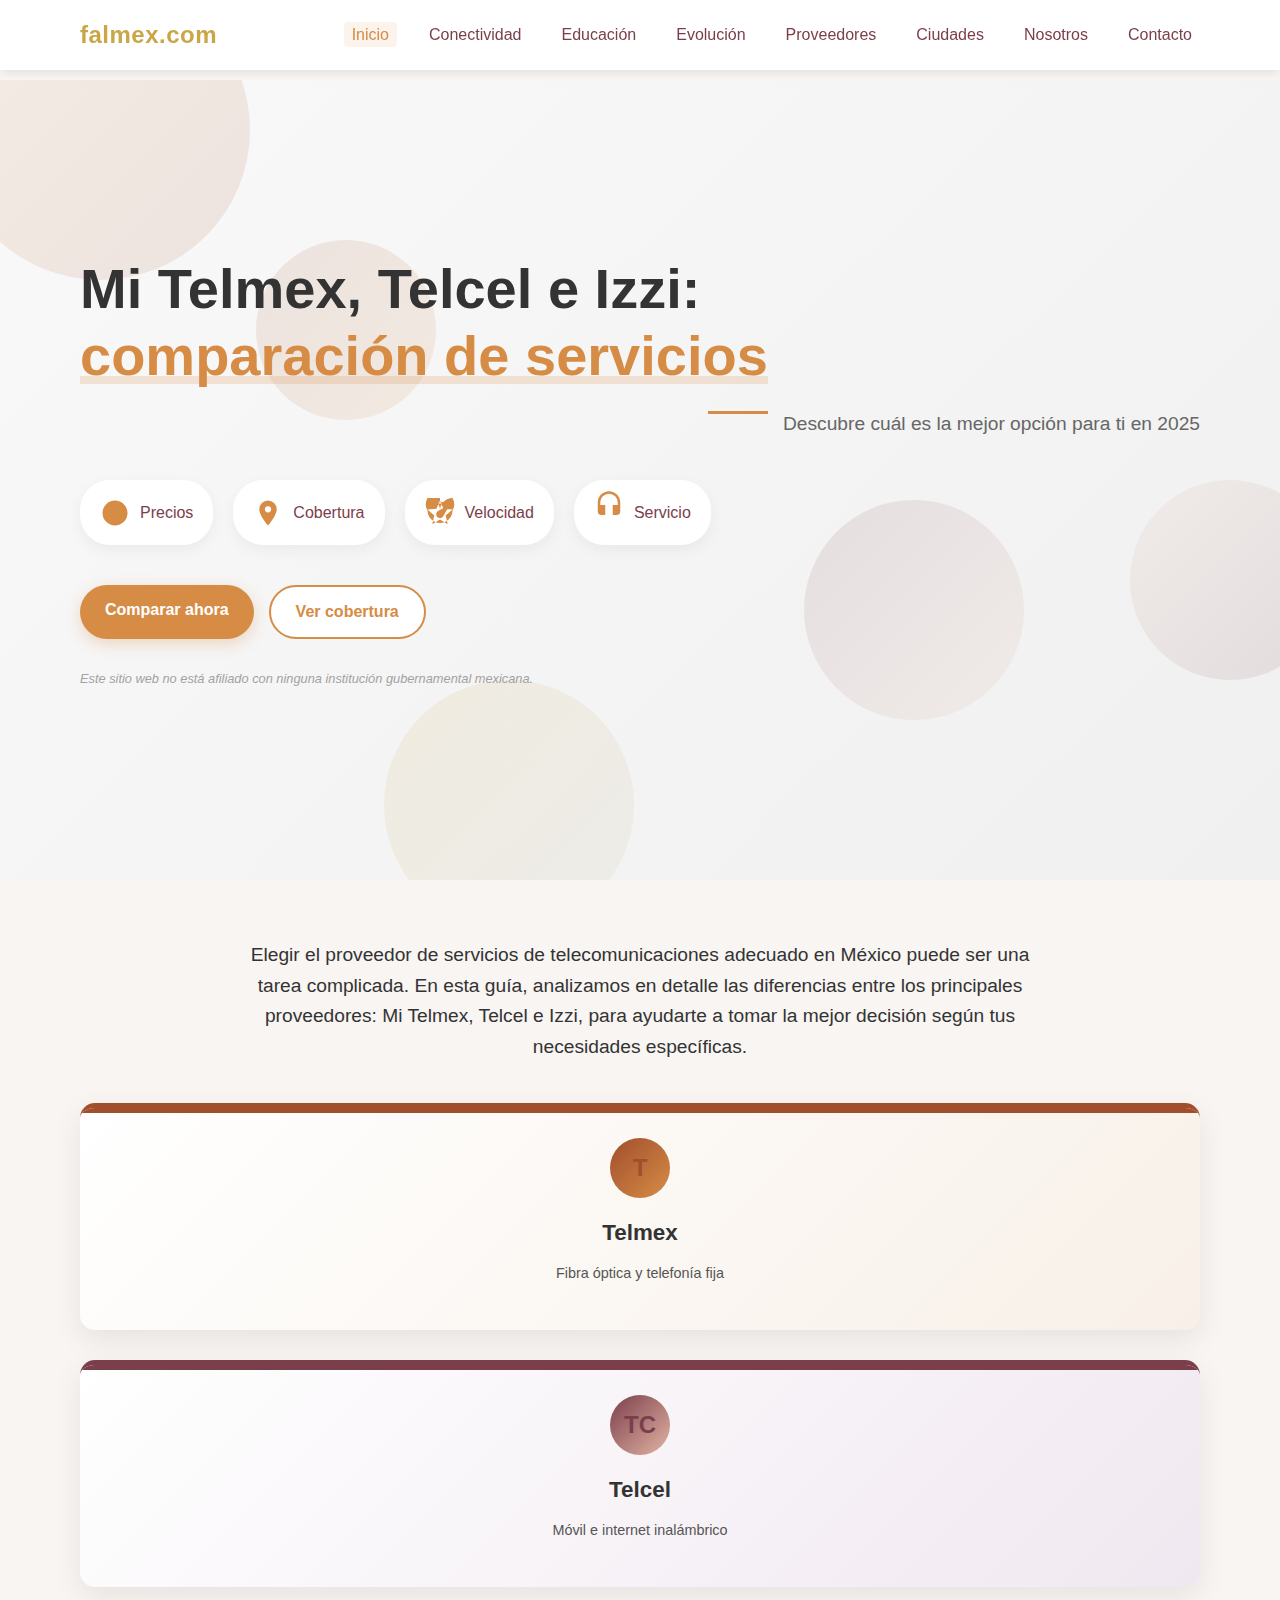
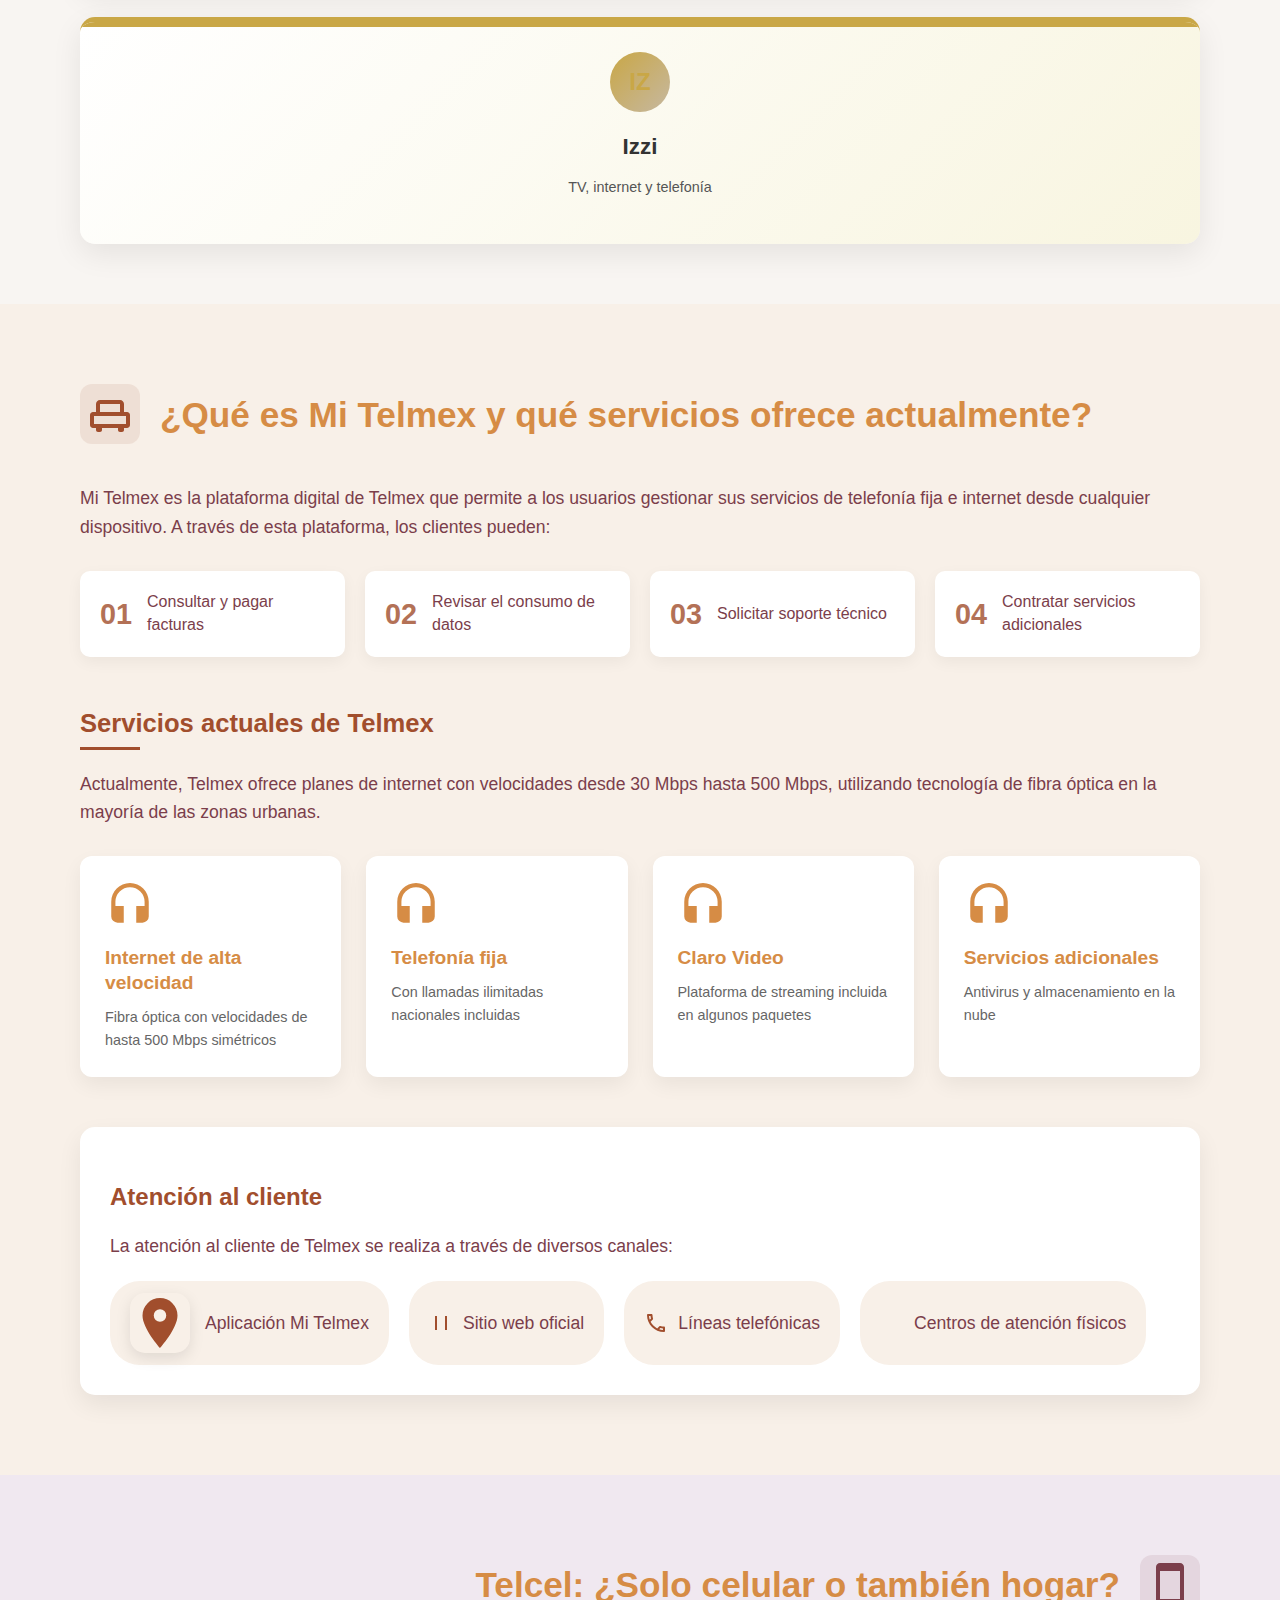
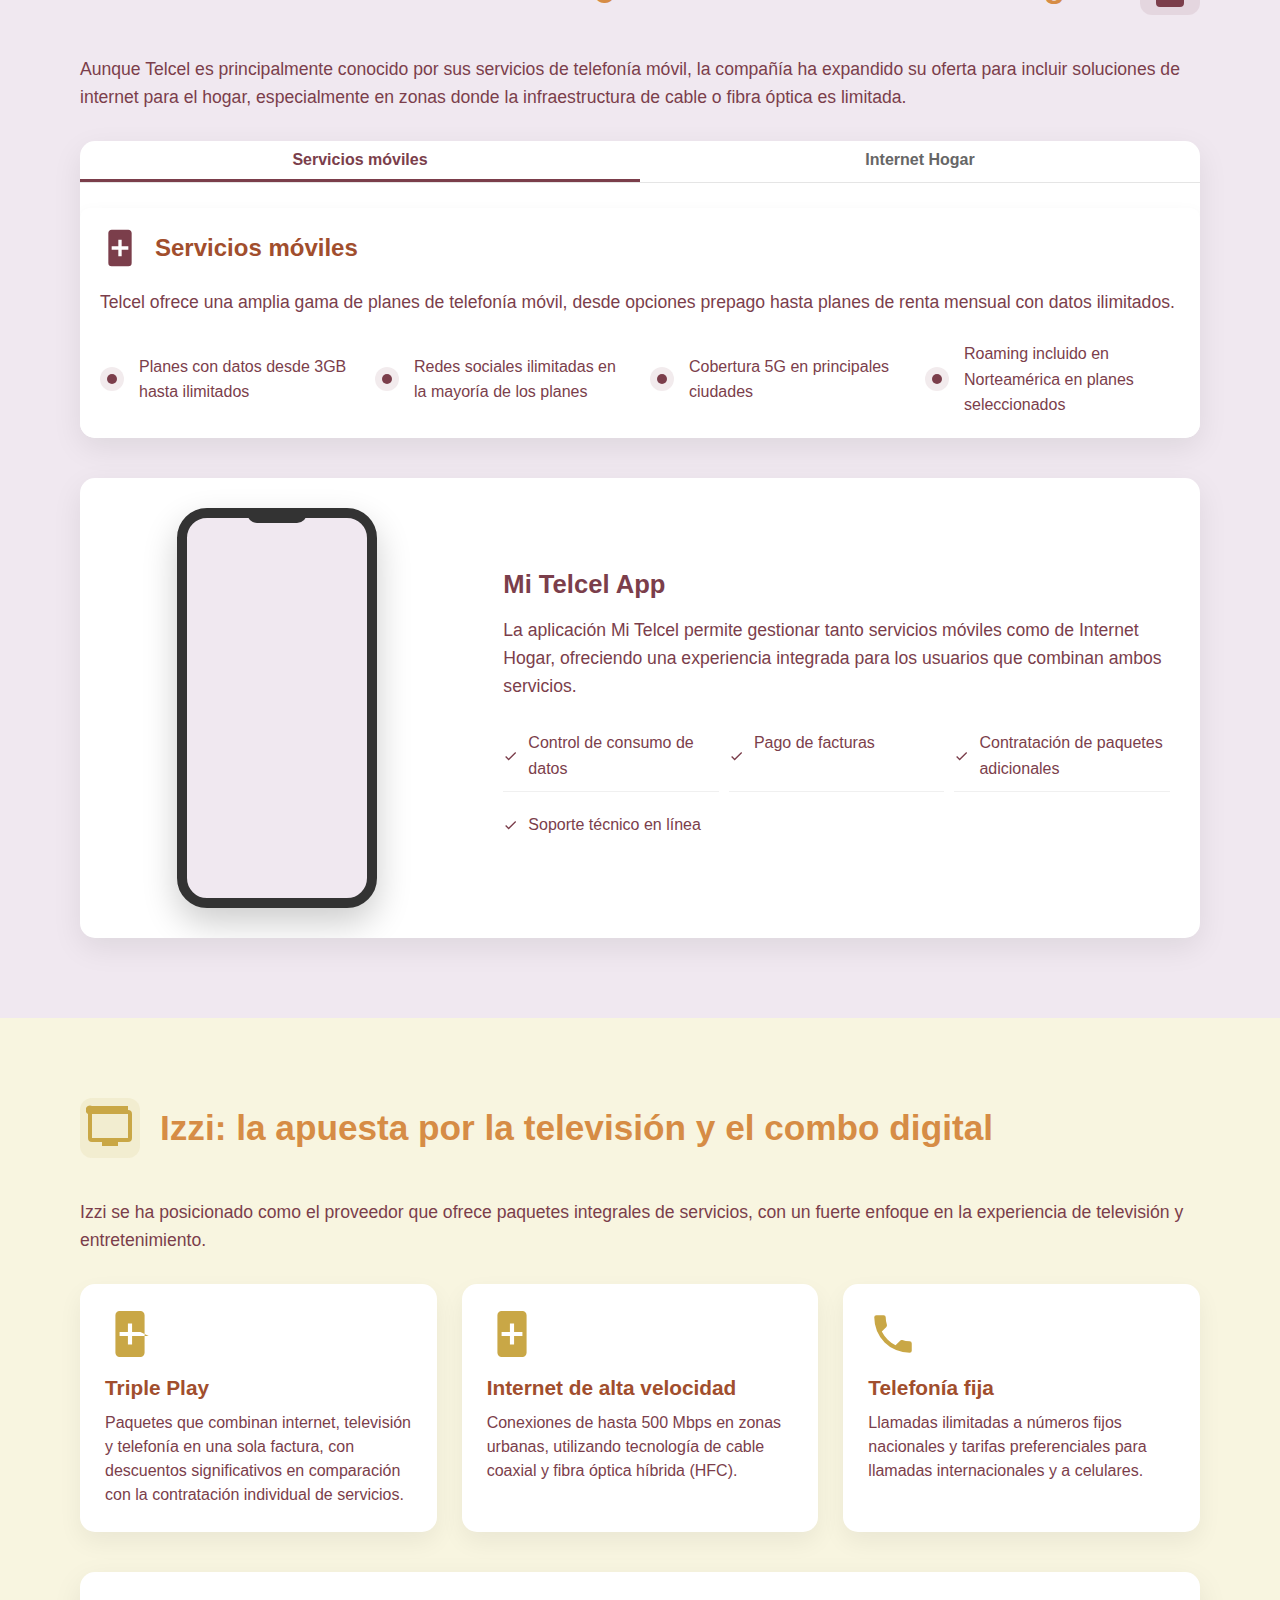
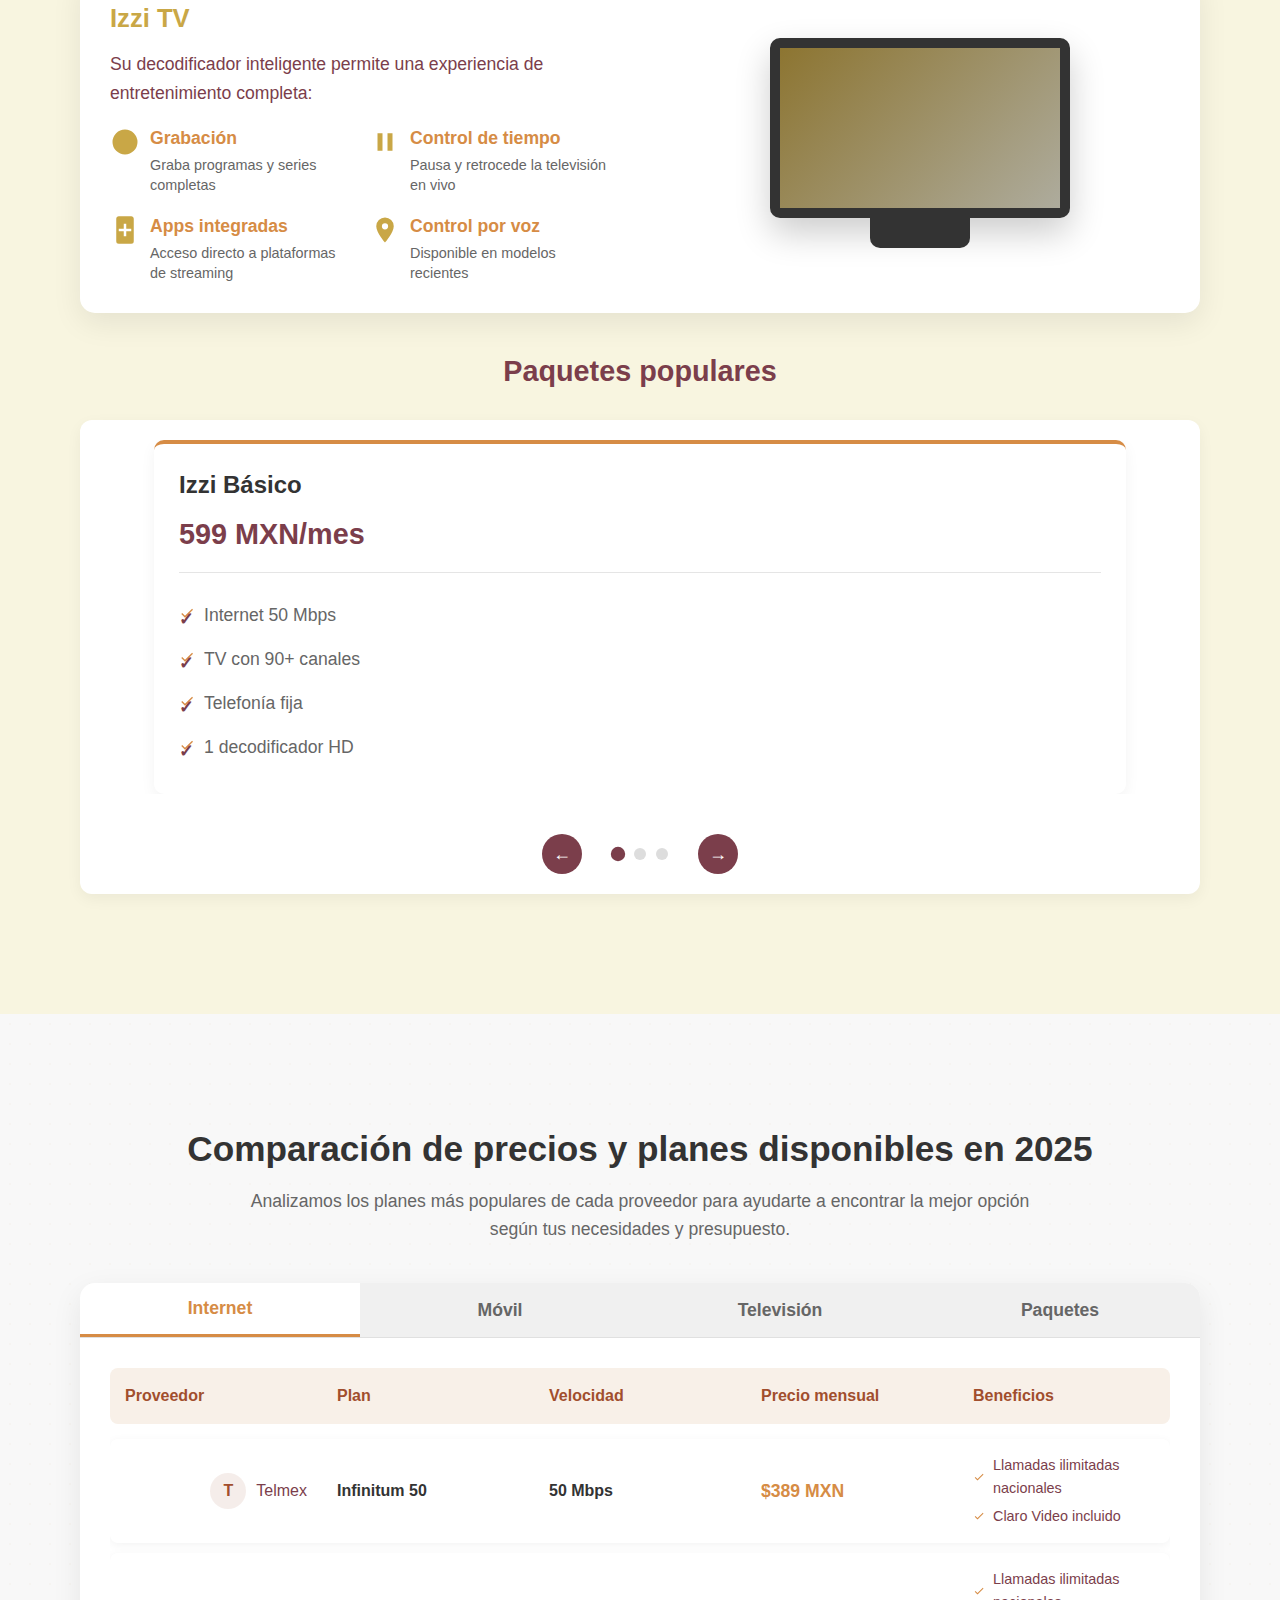
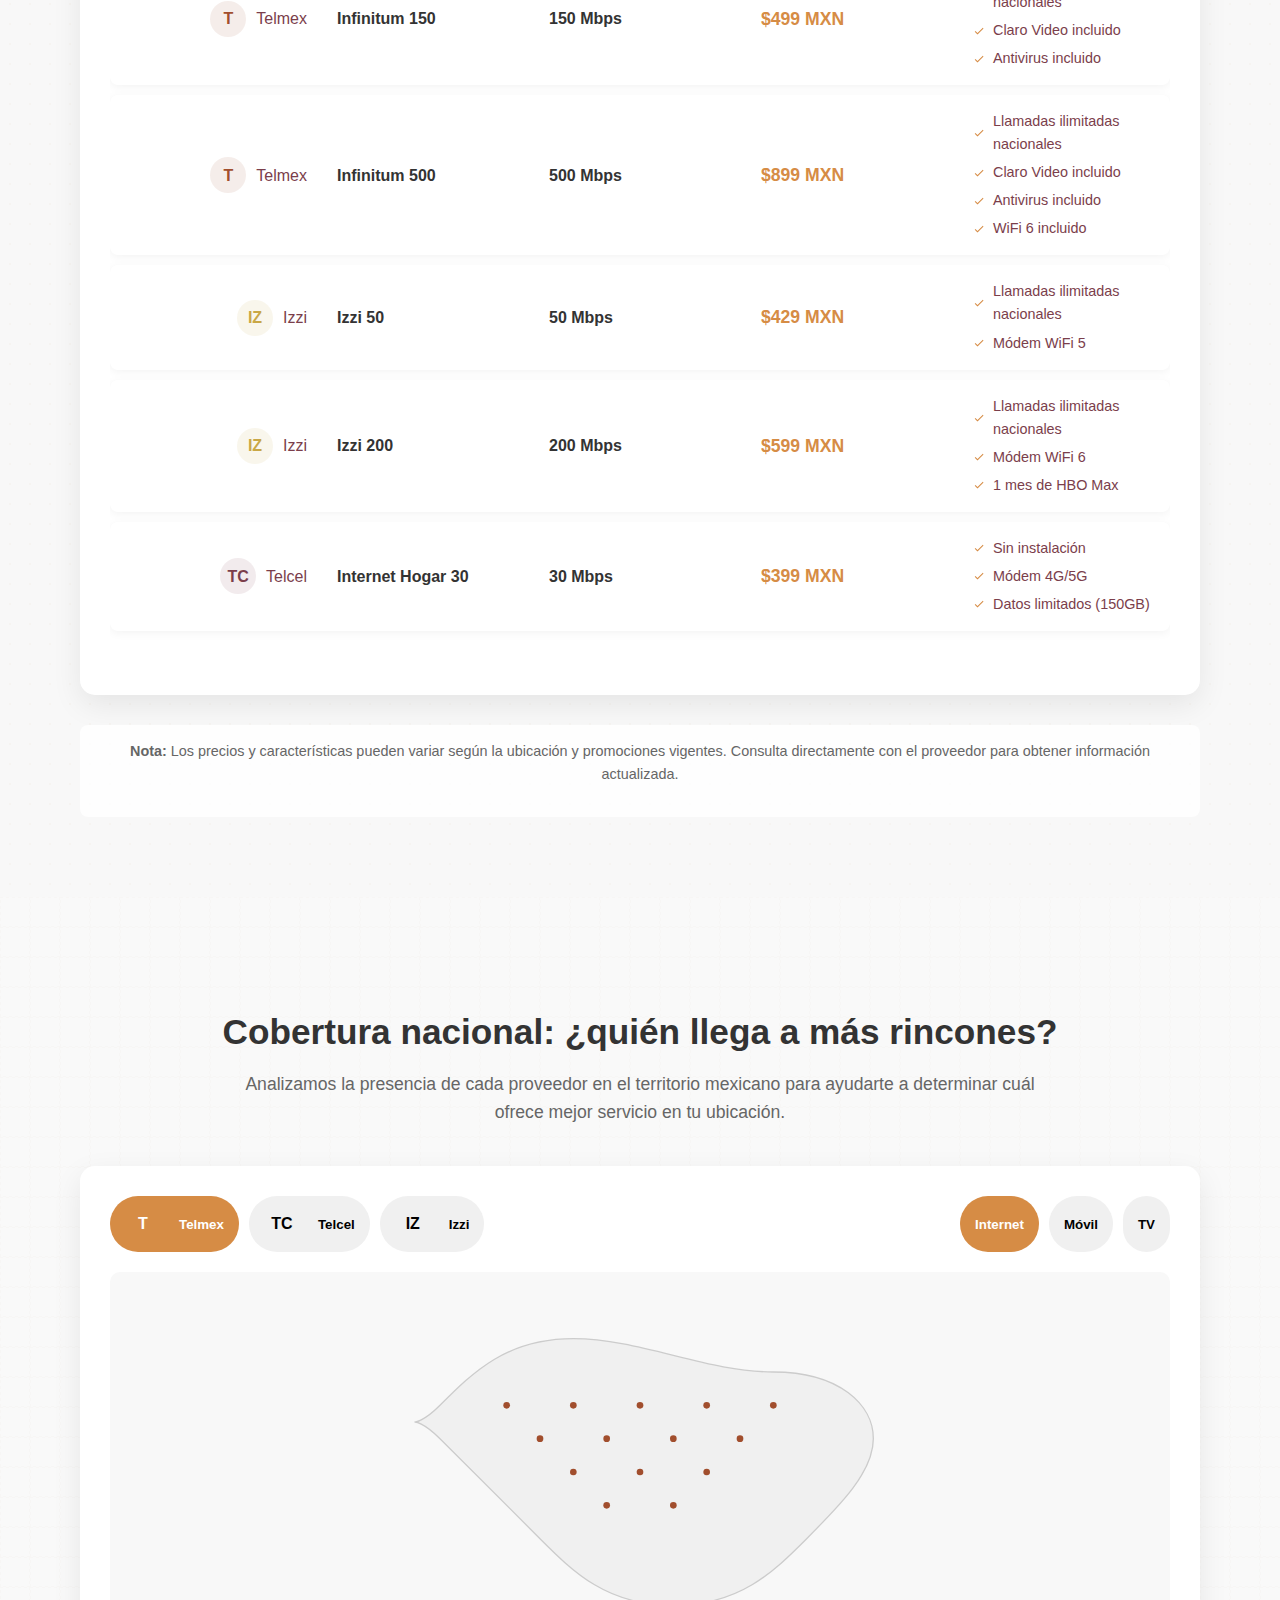
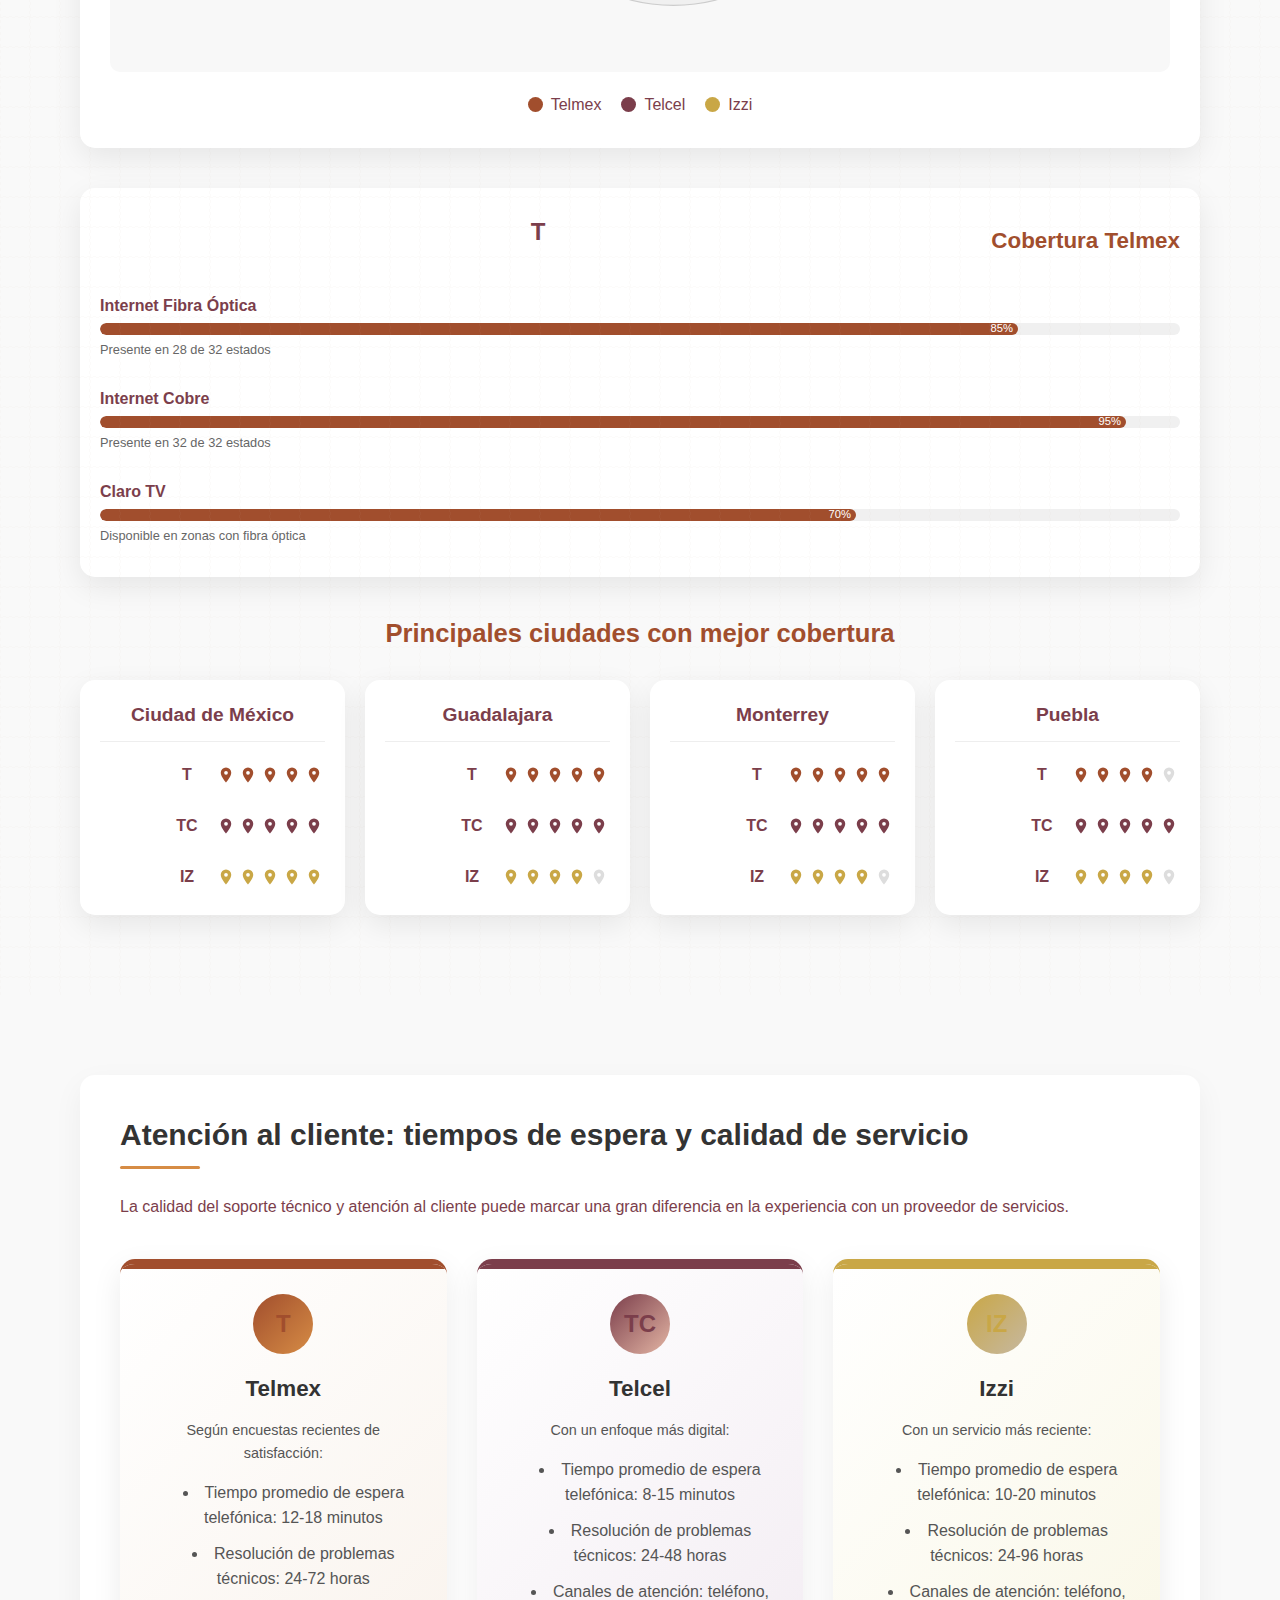
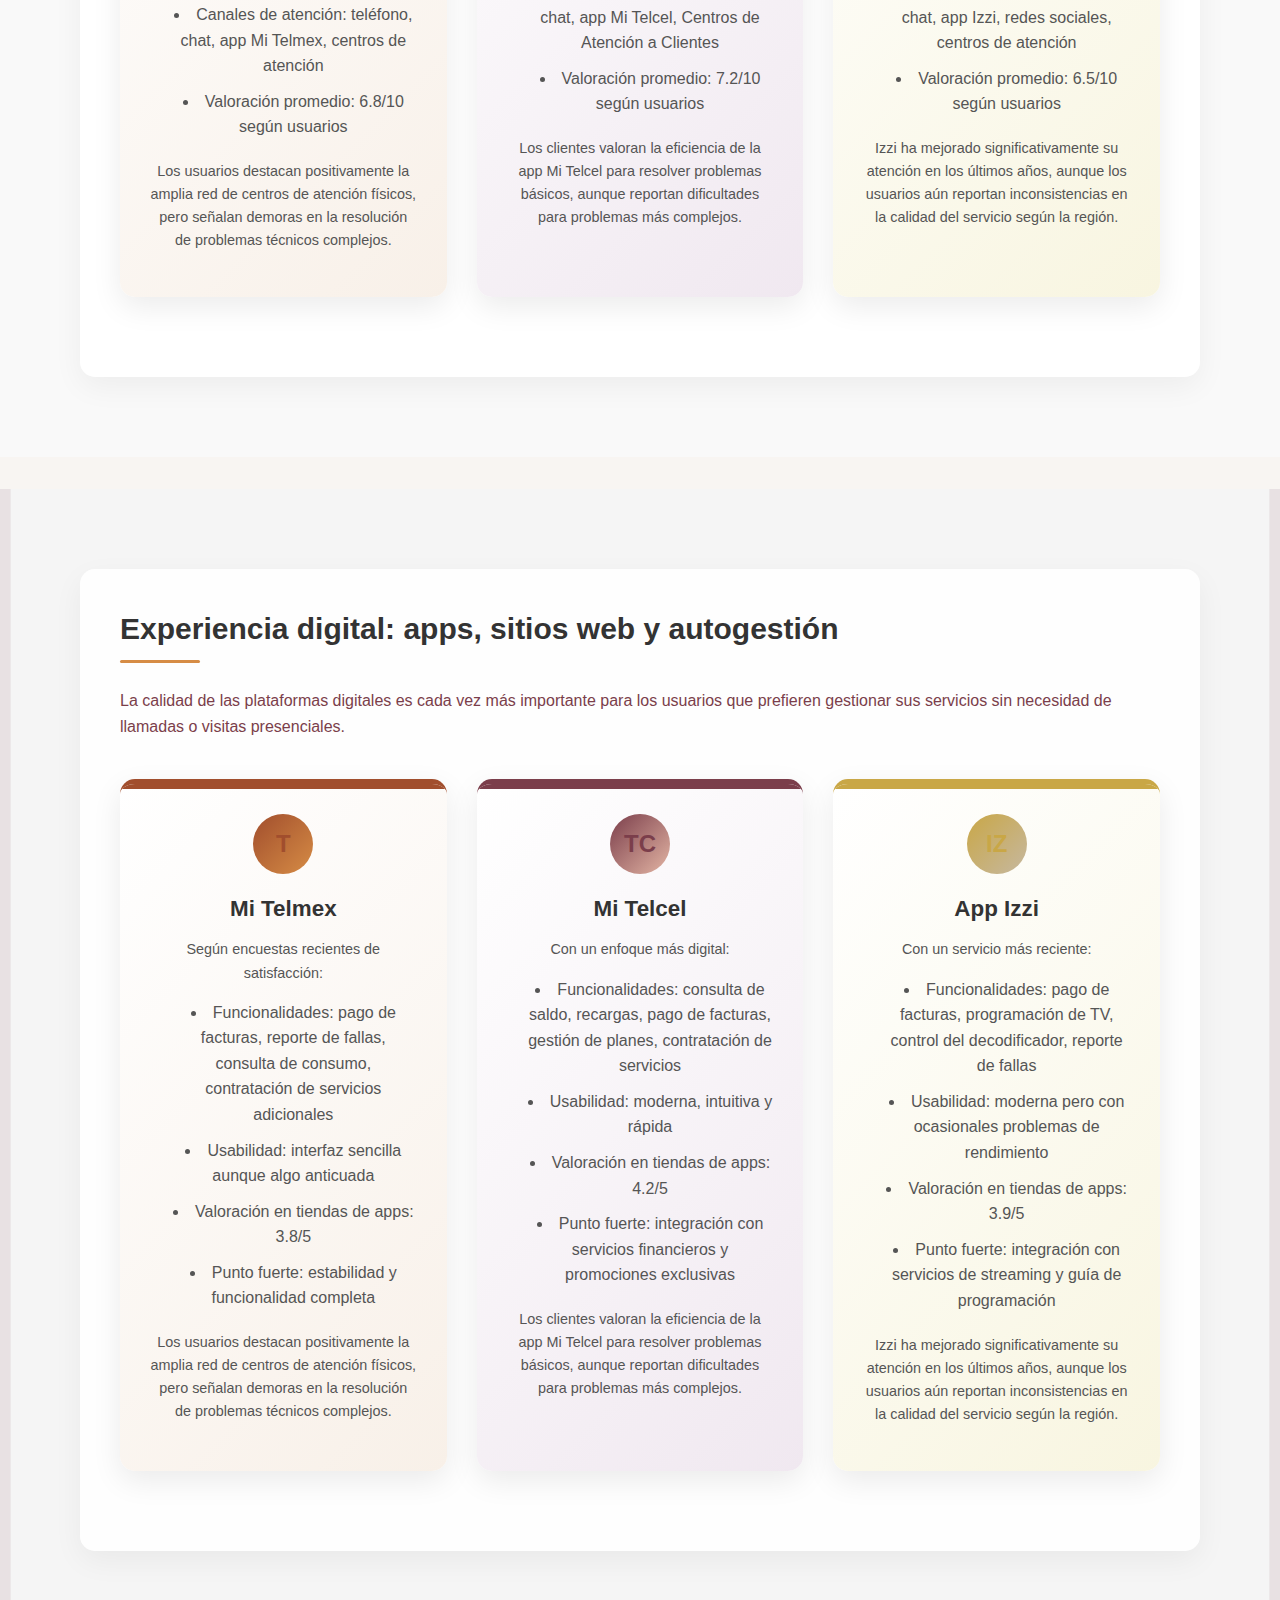
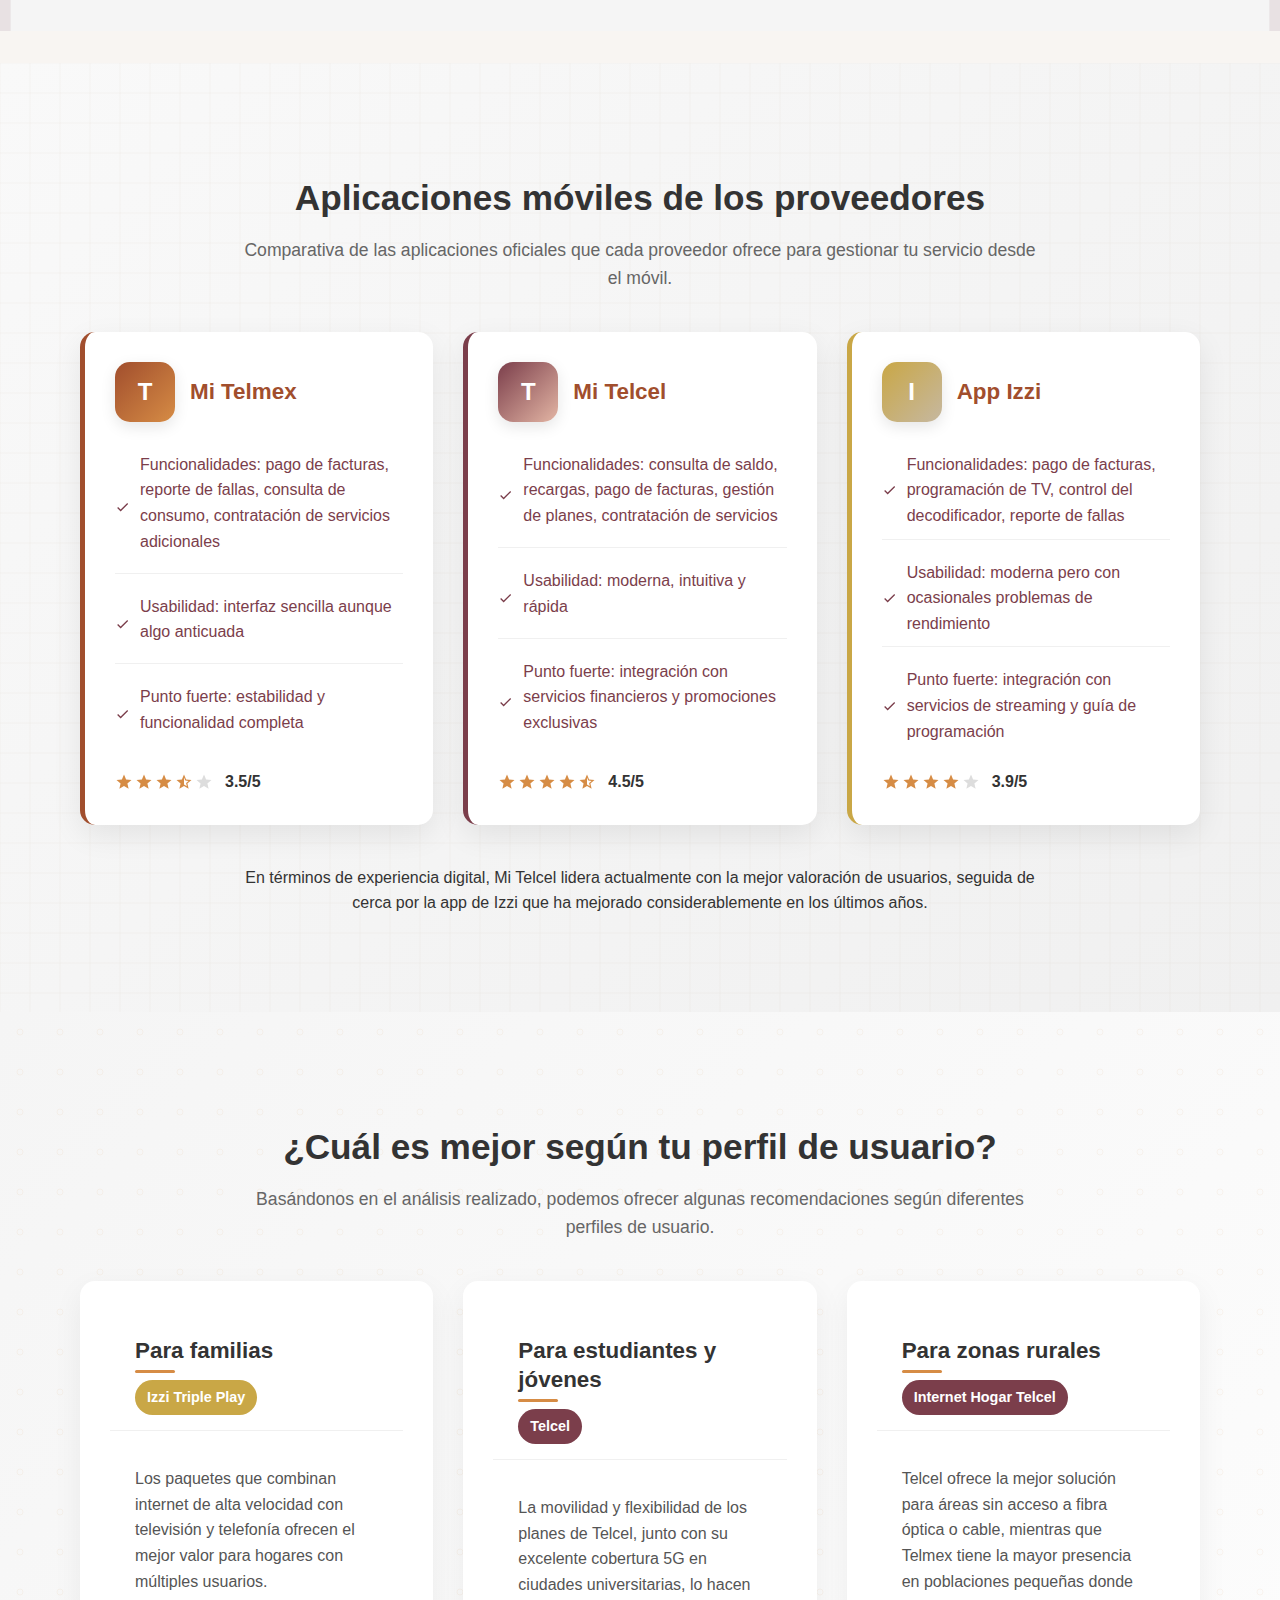
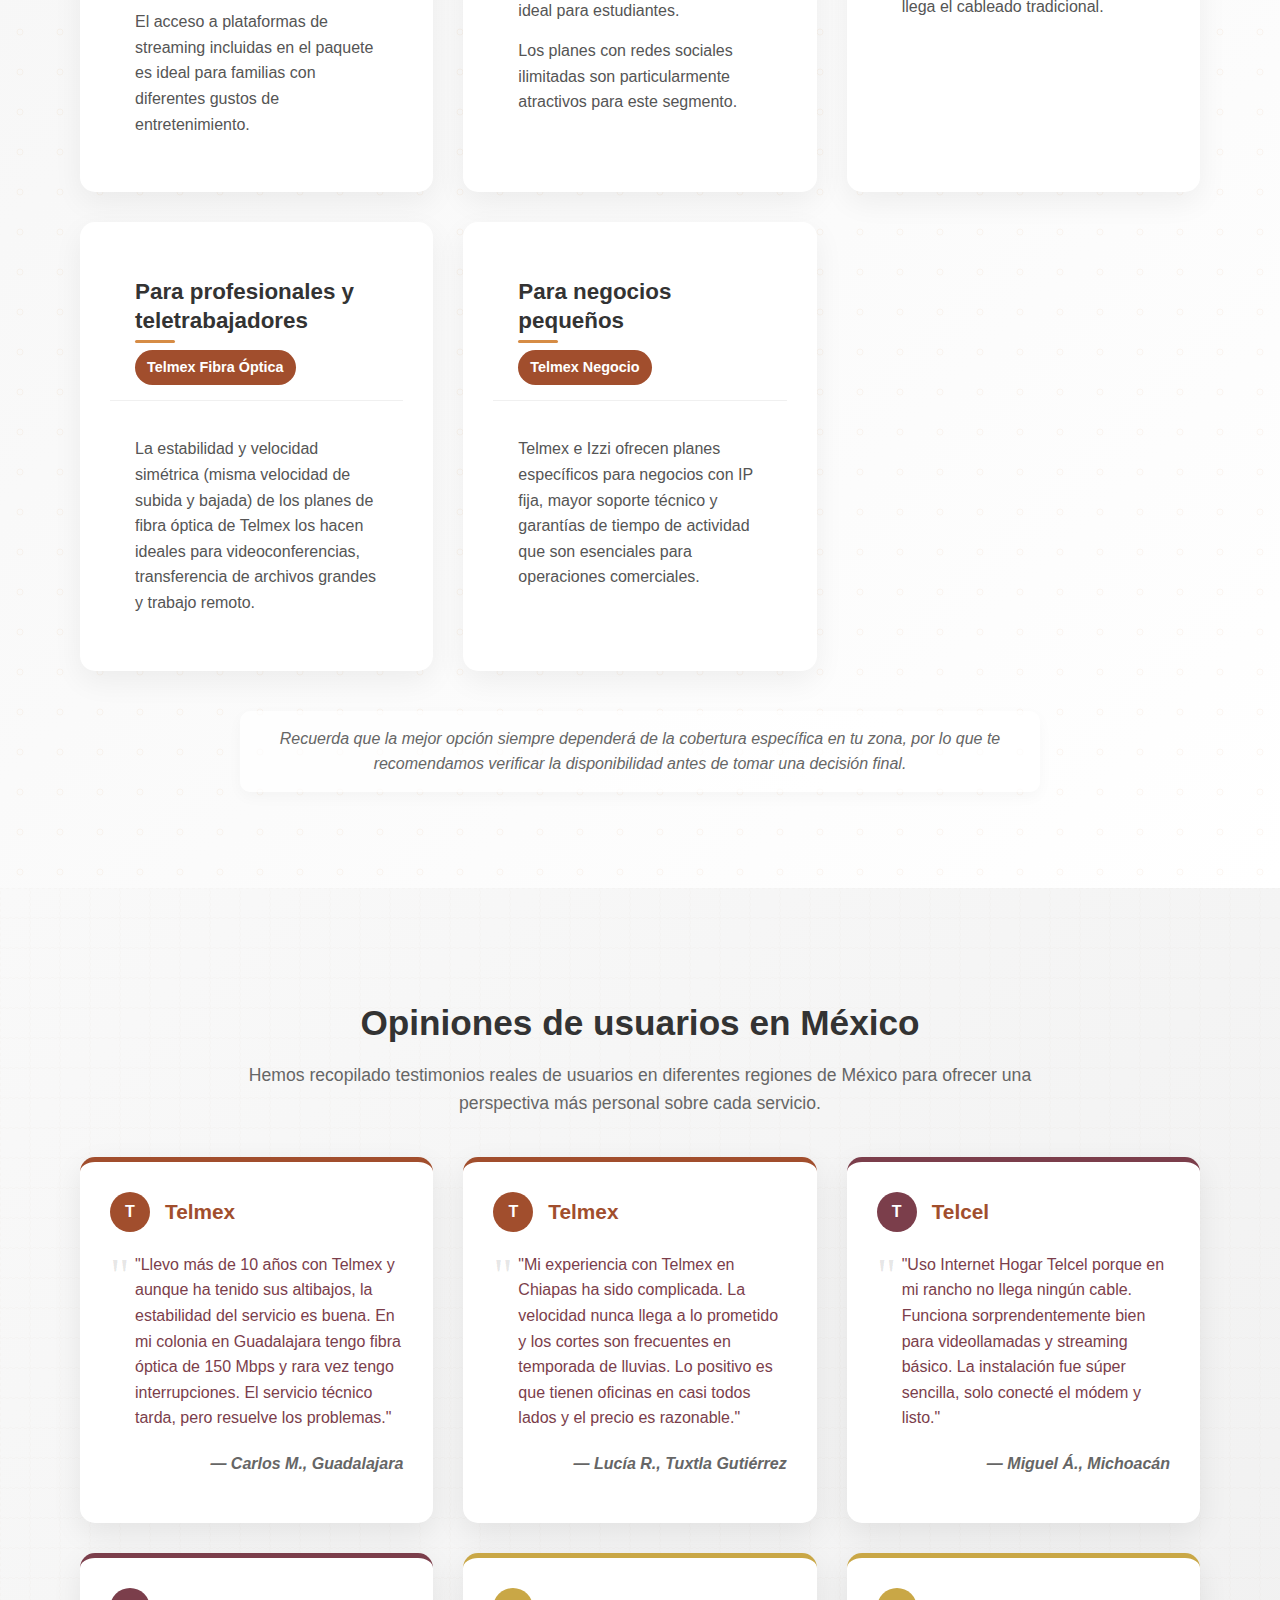
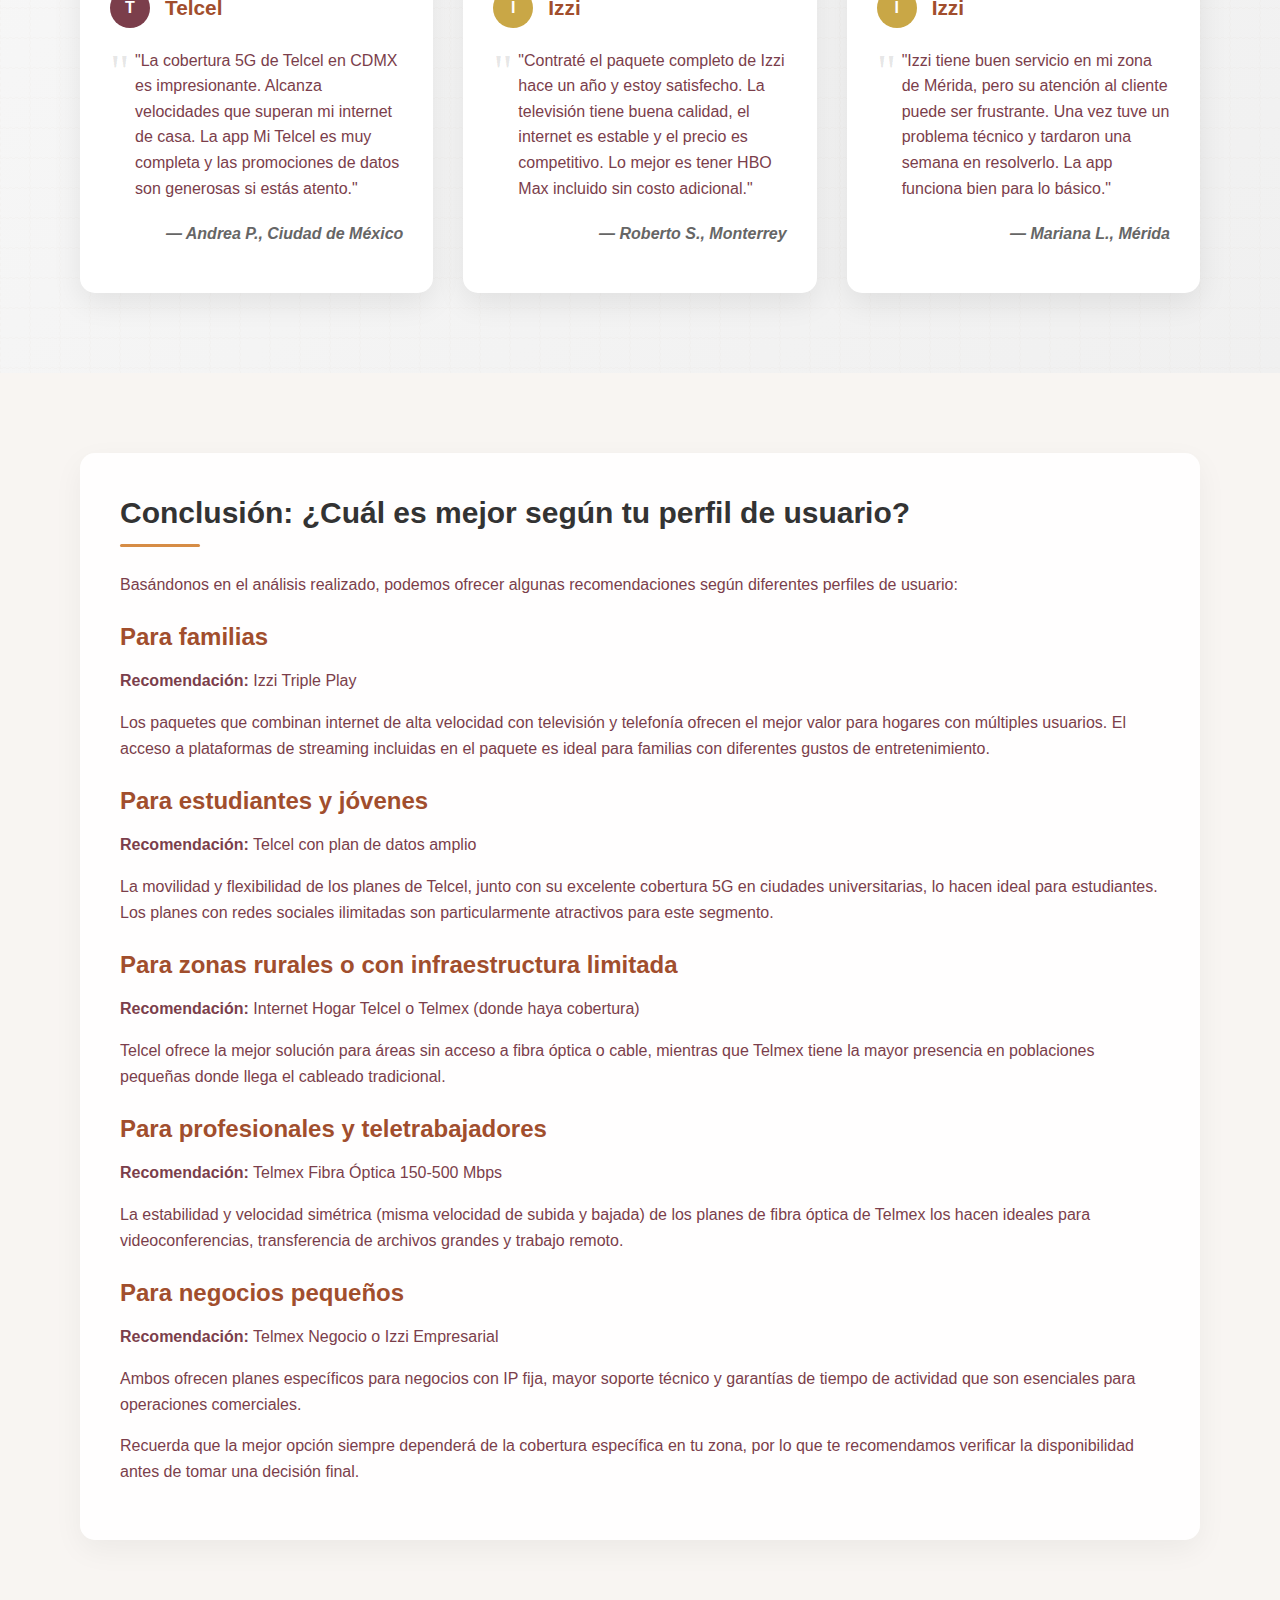
<file: index.html>
<!DOCTYPE html>
<html lang="es">
<head>
    <meta charset="UTF-8">
    <meta name="viewport" content="width=device-width, initial-scale=1.0">
    <meta name="description" content="Conoce las diferencias clave entre Mi Telmex, Telcel e Izzi en México. Descubre cuál se adapta mejor a tus necesidades según cobertura, costos, atención al cliente y velocidad de internet.">
    <meta name="keywords" content="mi telmex">
    <title>Inicio — Mi Telmex, Telcel e Izzi: comparación de servicios</title>
    <link rel="icon" href="images/favicon.ico" type="image/x-icon">
    <link rel="stylesheet" href="css/styles.css">
    <link rel="stylesheet" href="css/mobile-fixes.css">
    <link rel="stylesheet" href="css/packages-slider.css">
</head>
<body>
    <header class="site-header">
        <div class="container">
            <div class="logo">
                <a href="index.html">falmex.com</a>
            </div>
            <nav class="main-nav">
                <button class="menu-toggle" aria-label="Abrir menú">
                    <span></span>
                    <span></span>
                    <span></span>
                </button>
                <ul class="nav-list">
                    <li><a href="index.html" class="active">Inicio</a></li>
                    <li><a href="conectividad.html">Conectividad</a></li>
                    <li><a href="educacion.html">Educación</a></li>
                    <li><a href="evolucion.html">Evolución</a></li>
                    <li><a href="proveedores.html">Proveedores</a></li>
                    <li><a href="ciudades.html">Ciudades</a></li>
                    <li><a href="about.html">Nosotros</a></li>
                    <li><a href="contacto.html">Contacto</a></li>
                </ul>
            </nav>
        </div>
    </header>

    <main class="home-page">
        <section class="hero-animated">
            <div class="hero-background">
                <div class="animated-shape shape1"></div>
                <div class="animated-shape shape2"></div>
                <div class="animated-shape shape3"></div>
                <div class="animated-shape shape4"></div>
                <div class="animated-shape shape5"></div>
            </div>
            <div class="hero-content">
                <div class="container">
                    <h1 class="hero-title">Mi Telmex, Telcel e Izzi: <span class="highlight">comparación de servicios</span></h1>
                    <div class="hero-subtitle">
                        <div class="subtitle-line"></div>
                        <p>Descubre cuál es la mejor opción para ti en 2025</p>
                    </div>
                    <div class="hero-features">
                        <div class="feature-item">
                            <div class="feature-icon price-icon"></div>
                            <span>Precios</span>
                        </div>
                        <div class="feature-item">
                            <div class="feature-icon coverage-icon"></div>
                            <span>Cobertura</span>
                        </div>
                        <div class="feature-item">
                            <div class="feature-icon speed-icon"></div>
                            <span>Velocidad</span>
                        </div>
                        <div class="feature-item">
                            <div class="feature-icon service-icon"></div>
                            <span>Servicio</span>
                        </div>
                    </div>
                    <div class="hero-cta">
                        <a href="#comparison" class="btn btn-primary">Comparar ahora</a>
                        <a href="#coverage" class="btn btn-secondary">Ver cobertura</a>
                    </div>
                    <p class="disclaimer">Este sitio web no está afiliado con ninguna institución gubernamental mexicana.</p>
                </div>
            </div>
            <div class="hero-wave"></div>
        </section>

        <section class="intro-section">
            <div class="container">
                <div class="intro-content">
                    <p>Elegir el proveedor de servicios de telecomunicaciones adecuado en México puede ser una tarea complicada. En esta guía, analizamos en detalle las diferencias entre los principales proveedores: Mi Telmex, Telcel e Izzi, para ayudarte a tomar la mejor decisión según tus necesidades específicas.</p>
                </div>
                <div class="providers-preview">
                    <div class="provider-card telmex">
                        <div class="provider-logo">T</div>
                        <h3>Telmex</h3>
                        <p>Fibra óptica y telefonía fija</p>
                    </div>
                    <div class="provider-card telcel">
                        <div class="provider-logo">TC</div>
                        <h3>Telcel</h3>
                        <p>Móvil e internet inalámbrico</p>
                    </div>
                    <div class="provider-card izzi">
                        <div class="provider-logo">IZ</div>
                        <h3>Izzi</h3>
                        <p>TV, internet y telefonía</p>
                    </div>
                </div>
            </div>
        </section>

        <section class="provider-section telmex-section">
            <div class="section-diagonal-bg">
                <div class="diagonal-overlay"></div>
            </div>
            <div class="container">
                <div class="provider-content">
                    <div class="provider-header">
                        <div class="provider-icon">
                            <svg viewBox="0 0 24 24" width="48" height="48">
                                <path fill="#A14E2D" d="M20.5,11H19V7c0-1.1-0.9-2-2-2h-10C5.9,5,5,5.9,5,7v4H3.5C2.67,11,2,11.67,2,12.5v5C2,18.33,2.67,19,3.5,19H5v1c0,0.55,0.45,1,1,1h1c0.55,0,1-0.45,1-1v-1h8v1c0,0.55,0.45,1,1,1h1c0.55,0,1-0.45,1-1v-1h1.5c0.83,0,1.5-0.67,1.5-1.5v-5C22,11.67,21.33,11,20.5,11z M20,17H4v-4h16V17z M7,7h10v4H7V7z"/>
                            </svg>
                        </div>
                        <h2>¿Qué es Mi Telmex y qué servicios ofrece actualmente?</h2>
                    </div>
                    
                    <div class="provider-description">
                        <p>Mi Telmex es la plataforma digital de Telmex que permite a los usuarios gestionar sus servicios de telefonía fija e internet desde cualquier dispositivo. A través de esta plataforma, los clientes pueden:</p>
                        
                        <div class="features-grid">
                            <div class="feature-box">
                                <div class="feature-number">01</div>
                                <div class="feature-text">Consultar y pagar facturas</div>
                            </div>
                            <div class="feature-box">
                                <div class="feature-number">02</div>
                                <div class="feature-text">Revisar el consumo de datos</div>
                            </div>
                            <div class="feature-box">
                                <div class="feature-number">03</div>
                                <div class="feature-text">Solicitar soporte técnico</div>
                            </div>
                            <div class="feature-box">
                                <div class="feature-number">04</div>
                                <div class="feature-text">Contratar servicios adicionales</div>
                            </div>
                        </div>
                        
                        <div class="services-container">
                            <h3 class="services-title">Servicios actuales de Telmex</h3>
                            <p>Actualmente, Telmex ofrece planes de internet con velocidades desde 30 Mbps hasta 500 Mbps, utilizando tecnología de fibra óptica en la mayoría de las zonas urbanas.</p>
                            
                            <div class="services-cards">
                                <div class="service-card">
                                    <div class="service-icon internet-icon"></div>
                                    <h4>Internet de alta velocidad</h4>
                                    <p>Fibra óptica con velocidades de hasta 500 Mbps simétricos</p>
                                </div>
                                <div class="service-card">
                                    <div class="service-icon phone-icon"></div>
                                    <h4>Telefonía fija</h4>
                                    <p>Con llamadas ilimitadas nacionales incluidas</p>
                                </div>
                                <div class="service-card">
                                    <div class="service-icon streaming-icon"></div>
                                    <h4>Claro Video</h4>
                                    <p>Plataforma de streaming incluida en algunos paquetes</p>
                                </div>
                                <div class="service-card">
                                    <div class="service-icon cloud-icon"></div>
                                    <h4>Servicios adicionales</h4>
                                    <p>Antivirus y almacenamiento en la nube</p>
                                </div>
                            </div>
                        </div>
                        
                        <div class="customer-service">
                            <h3>Atención al cliente</h3>
                            <p>La atención al cliente de Telmex se realiza a través de diversos canales:</p>
                            <div class="service-channels">
                                <div class="channel-item">
                                    <div class="channel-icon app-icon"></div>
                                    <span>Aplicación Mi Telmex</span>
                                </div>
                                <div class="channel-item">
                                    <div class="channel-icon web-icon"></div>
                                    <span>Sitio web oficial</span>
                                </div>
                                <div class="channel-item">
                                    <div class="channel-icon phone-support-icon"></div>
                                    <span>Líneas telefónicas</span>
                                </div>
                                <div class="channel-item">
                                    <div class="channel-icon store-icon"></div>
                                    <span>Centros de atención físicos</span>
                                </div>
                            </div>
                        </div>
                    </div>
                </div>
            </div>
        </section>

        <section class="provider-section telcel-section">
            <div class="section-wave-bg">
                <div class="wave-overlay"></div>
            </div>
            <div class="container">
                <div class="provider-content">
                    <div class="provider-header right-aligned">
                        <div class="provider-icon">
                            <svg viewBox="0 0 24 24" width="48" height="48">
                                <path fill="#7B3E4B" d="M17,19H7V5H17M17,1H7C5.89,1 5,1.89 5,3V21A2,2 0 0,0 7,23H17A2,2 0 0,0 19,21V3C19,1.89 18.1,1 17,1Z"/>
                            </svg>
                        </div>
                        <h2>Telcel: ¿Solo celular o también hogar?</h2>
                    </div>
                    
                    <div class="provider-description">
                        <p>Aunque Telcel es principalmente conocido por sus servicios de telefonía móvil, la compañía ha expandido su oferta para incluir soluciones de internet para el hogar, especialmente en zonas donde la infraestructura de cable o fibra óptica es limitada.</p>
                        
                        <div class="services-tabs">
                            <div class="tabs-navigation">
                                <button class="tab-button active" data-tab="mobile">Servicios móviles</button>
                                <button class="tab-button" data-tab="home">Internet Hogar</button>
                            </div>
                            
                            <div class="tab-content active" id="mobile-tab">
                                <div class="tab-header">
                                    <div class="tab-icon mobile-icon"></div>
                                    <h3>Servicios móviles</h3>
                                </div>
                                <p>Telcel ofrece una amplia gama de planes de telefonía móvil, desde opciones prepago hasta planes de renta mensual con datos ilimitados.</p>
                                
                                <div class="mobile-features">
                                    <div class="mobile-feature">
                                        <div class="feature-circle">
                                            <span class="feature-check"></span>
                                        </div>
                                        <p>Planes con datos desde 3GB hasta ilimitados</p>
                                    </div>
                                    <div class="mobile-feature">
                                        <div class="feature-circle">
                                            <span class="feature-check"></span>
                                        </div>
                                        <p>Redes sociales ilimitadas en la mayoría de los planes</p>
                                    </div>
                                    <div class="mobile-feature">
                                        <div class="feature-circle">
                                            <span class="feature-check"></span>
                                        </div>
                                        <p>Cobertura 5G en principales ciudades</p>
                                    </div>
                                    <div class="mobile-feature">
                                        <div class="feature-circle">
                                            <span class="feature-check"></span>
                                        </div>
                                        <p>Roaming incluido en Norteamérica en planes seleccionados</p>
                                    </div>
                                </div>
                            </div>
                            
                            <div class="tab-content" id="home-tab">
                                <div class="tab-header">
                                    <div class="tab-icon home-icon"></div>
                                    <h3>Internet Hogar Telcel</h3>
                                </div>
                                <p>Esta solución utiliza la red móvil 4G/5G para proporcionar internet en hogares mediante un módem inalámbrico:</p>
                                
                                <div class="home-features">
                                    <div class="home-feature">
                                        <div class="feature-hexagon">
                                            <span>01</span>
                                        </div>
                                        <div class="feature-info">
                                            <h4>Instalación sencilla</h4>
                                            <p>Sin necesidad de cableado</p>
                                        </div>
                                    </div>
                                    <div class="home-feature">
                                        <div class="feature-hexagon">
                                            <span>02</span>
                                        </div>
                                        <div class="feature-info">
                                            <h4>Velocidades de hasta 50 Mbps</h4>
                                            <p>Dependiendo de la cobertura</p>
                                        </div>
                                    </div>
                                    <div class="home-feature">
                                        <div class="feature-hexagon">
                                            <span>03</span>
                                        </div>
                                        <div class="feature-info">
                                            <h4>Ideal para zonas sin fibra óptica</h4>
                                            <p>Alternativa a conexiones tradicionales</p>
                                        </div>
                                    </div>
                                    <div class="home-feature">
                                        <div class="feature-hexagon">
                                            <span>04</span>
                                        </div>
                                        <div class="feature-info">
                                            <h4>Planes con datos fijos o ilimitados</h4>
                                            <p>Según las necesidades del hogar</p>
                                        </div>
                                    </div>
                                </div>
                            </div>
                        </div>
                        
                        <div class="app-highlight">
                            <div class="app-image">
                                <div class="phone-mockup"></div>
                            </div>
                            <div class="app-description">
                                <h3>Mi Telcel App</h3>
                                <p>La aplicación Mi Telcel permite gestionar tanto servicios móviles como de Internet Hogar, ofreciendo una experiencia integrada para los usuarios que combinan ambos servicios.</p>
                                <ul class="app-features">
                                    <li>Control de consumo de datos</li>
                                    <li>Pago de facturas</li>
                                    <li>Contratación de paquetes adicionales</li>
                                    <li>Soporte técnico en línea</li>
                                </ul>
                            </div>
                        </div>
                    </div>
                </div>
            </div>
        </section>

        <section class="provider-section izzi-section">
            <div class="section-pattern-bg">
                <div class="pattern-overlay"></div>
            </div>
            <div class="container">
                <div class="provider-content">
                    <div class="provider-header">
                        <div class="provider-icon">
                            <svg viewBox="0 0 24 24" width="48" height="48">
                                <path fill="#C9A746" d="M21,17H3V5H21M21,1H3A2,2 0 0,0 1,5V17A2,2 0 0,0 3,19H8V21H16V19H21A2,2 0 0,0 23,17V5A2,2 0 0,0 21,3Z"/>
                            </svg>
                        </div>
                        <h2>Izzi: la apuesta por la televisión y el combo digital</h2>
                    </div>
                    
                    <div class="provider-description">
                        <p>Izzi se ha posicionado como el proveedor que ofrece paquetes integrales de servicios, con un fuerte enfoque en la experiencia de televisión y entretenimiento.</p>
                        
                        <div class="izzi-highlights">
                            <div class="highlight-card">
                                <div class="highlight-icon combo-icon"></div>
                                <h3>Triple Play</h3>
                                <p>Paquetes que combinan internet, televisión y telefonía en una sola factura, con descuentos significativos en comparación con la contratación individual de servicios.</p>
                            </div>
                            
                            <div class="highlight-card">
                                <div class="highlight-icon wifi-icon"></div>
                                <h3>Internet de alta velocidad</h3>
                                <p>Conexiones de hasta 500 Mbps en zonas urbanas, utilizando tecnología de cable coaxial y fibra óptica híbrida (HFC).</p>
                            </div>
                            
                            <div class="highlight-card">
                                <div class="highlight-icon phone-service-icon"></div>
                                <h3>Telefonía fija</h3>
                                <p>Llamadas ilimitadas a números fijos nacionales y tarifas preferenciales para llamadas internacionales y a celulares.</p>
                            </div>
                        </div>
                        
                        <div class="izzi-tv-showcase">
                            <div class="tv-content">
                                <h3>Izzi TV</h3>
                                <p>Su decodificador inteligente permite una experiencia de entretenimiento completa:</p>
                                
                                <div class="tv-features">
                                    <div class="tv-feature">
                                        <div class="feature-icon record-icon"></div>
                                        <div class="feature-text">
                                            <h4>Grabación</h4>
                                            <p>Graba programas y series completas</p>
                                        </div>
                                    </div>
                                    
                                    <div class="tv-feature">
                                        <div class="feature-icon pause-icon"></div>
                                        <div class="feature-text">
                                            <h4>Control de tiempo</h4>
                                            <p>Pausa y retrocede la televisión en vivo</p>
                                        </div>
                                    </div>
                                    
                                    <div class="tv-feature">
                                        <div class="feature-icon streaming-app-icon"></div>
                                        <div class="feature-text">
                                            <h4>Apps integradas</h4>
                                            <p>Acceso directo a plataformas de streaming</p>
                                        </div>
                                    </div>
                                    
                                    <div class="tv-feature">
                                        <div class="feature-icon voice-icon"></div>
                                        <div class="feature-text">
                                            <h4>Control por voz</h4>
                                            <p>Disponible en modelos recientes</p>
                                        </div>
                                    </div>
                                </div>
                            </div>
                            
                            <div class="tv-visual">
                                <div class="tv-mockup">
                                    <div class="tv-screen">
                                        <div class="screen-content"></div>
                                    </div>
                                    <div class="tv-stand"></div>
                                </div>
                            </div>
                        </div>
                        
                        <div class="izzi-packages">
                            <h3>Paquetes populares</h3>
                            <div class="packages-slider-container">
                                <div class="packages-slider-wrapper">
                                    <div class="packages-slider">
                                        <div class="package-card basic">
                                            <div class="package-header">
                                                <h4>Izzi Básico</h4>
                                                <div class="package-price">599 MXN/mes</div>
                                            </div>
                                            <ul class="package-features">
                                                <li>Internet 50 Mbps</li>
                                                <li>TV con 90+ canales</li>
                                                <li>Telefonía fija</li>
                                                <li>1 decodificador HD</li>
                                            </ul>
                                        </div>
                                        
                                        <div class="package-card standard">
                                            <div class="package-header">
                                                <h4>Izzi Plus</h4>
                                                <div class="package-price">799 MXN/mes</div>
                                            </div>
                                            <ul class="package-features">
                                                <li>Internet 100 Mbps</li>
                                                <li>TV con 130+ canales</li>
                                                <li>Telefonía ilimitada</li>
                                                <li>2 decodificadores HD</li>
                                                <li>1 servicio de streaming</li>
                                            </ul>
                                        </div>
                                        
                                        <div class="package-card premium">
                                            <div class="package-header">
                                                <h4>Izzi Premium</h4>
                                                <div class="package-price">1,099 MXN/mes</div>
                                            </div>
                                            <ul class="package-features">
                                                <li>Internet 200 Mbps</li>
                                                <li>TV con 230+ canales</li>
                                                <li>Telefonía ilimitada</li>
                                                <li>3 decodificadores HD</li>
                                                <li>2 servicios de streaming</li>
                                            </ul>
                                        </div>
                                    </div>
                                </div>
                                <div class="slider-controls">
                                    <button class="slider-prev">←</button>
                                    <div class="slider-dots">
                                        <span class="dot active" data-slide="0"></span>
                                        <span class="dot" data-slide="1"></span>
                                        <span class="dot" data-slide="2"></span>
                                    </div>
                                    <button class="slider-next">→</button>
                                </div>
                            </div>
                        </div>
                    </div>
                </div>
            </div>
        </section>

        <section class="comparison-section" id="comparison">
            <div class="container">
                <div class="section-header">
                    <h2>Comparación de precios y planes disponibles en 2025</h2>
                    <p class="section-intro">Analizamos los planes más populares de cada proveedor para ayudarte a encontrar la mejor opción según tus necesidades y presupuesto.</p>
                </div>
                
                <div class="comparison-tabs">
                    <div class="comparison-nav">
                        <button class="comparison-tab active" data-category="internet">Internet</button>
                        <button class="comparison-tab" data-category="mobile">Móvil</button>
                        <button class="comparison-tab" data-category="tv">Televisión</button>
                        <button class="comparison-tab" data-category="bundles">Paquetes</button>
                    </div>
                    
                    <div class="comparison-content active" id="internet-comparison">
                        <div class="comparison-table">
                            <div class="table-header">
                                <div class="header-cell provider-col">Proveedor</div>
                                <div class="header-cell">Plan</div>
                                <div class="header-cell">Velocidad</div>
                                <div class="header-cell">Precio mensual</div>
                                <div class="header-cell">Beneficios</div>
                            </div>
                            
                            <div class="table-row telmex-row">
                                <div class="provider-col">
                                    <div class="provider-logo small">T</div>
                                    <span>Telmex</span>
                                </div>
                                <div class="plan-cell">Infinitum 50</div>
                                <div class="speed-cell">50 Mbps</div>
                                <div class="price-cell">$389 MXN</div>
                                <div class="benefits-cell">
                                    <ul>
                                        <li>Llamadas ilimitadas nacionales</li>
                                        <li>Claro Video incluido</li>
                                    </ul>
                                </div>
                            </div>
                            
                            <div class="table-row telmex-row">
                                <div class="provider-col">
                                    <div class="provider-logo small">T</div>
                                    <span>Telmex</span>
                                </div>
                                <div class="plan-cell">Infinitum 150</div>
                                <div class="speed-cell">150 Mbps</div>
                                <div class="price-cell">$499 MXN</div>
                                <div class="benefits-cell">
                                    <ul>
                                        <li>Llamadas ilimitadas nacionales</li>
                                        <li>Claro Video incluido</li>
                                        <li>Antivirus incluido</li>
                                    </ul>
                                </div>
                            </div>
                            
                            <div class="table-row telmex-row">
                                <div class="provider-col">
                                    <div class="provider-logo small">T</div>
                                    <span>Telmex</span>
                                </div>
                                <div class="plan-cell">Infinitum 500</div>
                                <div class="speed-cell">500 Mbps</div>
                                <div class="price-cell">$899 MXN</div>
                                <div class="benefits-cell">
                                    <ul>
                                        <li>Llamadas ilimitadas nacionales</li>
                                        <li>Claro Video incluido</li>
                                        <li>Antivirus incluido</li>
                                        <li>WiFi 6 incluido</li>
                                    </ul>
                                </div>
                            </div>
                            
                            <div class="table-row izzi-row">
                                <div class="provider-col">
                                    <div class="provider-logo small">IZ</div>
                                    <span>Izzi</span>
                                </div>
                                <div class="plan-cell">Izzi 50</div>
                                <div class="speed-cell">50 Mbps</div>
                                <div class="price-cell">$429 MXN</div>
                                <div class="benefits-cell">
                                    <ul>
                                        <li>Llamadas ilimitadas nacionales</li>
                                        <li>Módem WiFi 5</li>
                                    </ul>
                                </div>
                            </div>
                            
                            <div class="table-row izzi-row">
                                <div class="provider-col">
                                    <div class="provider-logo small">IZ</div>
                                    <span>Izzi</span>
                                </div>
                                <div class="plan-cell">Izzi 200</div>
                                <div class="speed-cell">200 Mbps</div>
                                <div class="price-cell">$599 MXN</div>
                                <div class="benefits-cell">
                                    <ul>
                                        <li>Llamadas ilimitadas nacionales</li>
                                        <li>Módem WiFi 6</li>
                                        <li>1 mes de HBO Max</li>
                                    </ul>
                                </div>
                            </div>
                            
                            <div class="table-row telcel-row">
                                <div class="provider-col">
                                    <div class="provider-logo small">TC</div>
                                    <span>Telcel</span>
                                </div>
                                <div class="plan-cell">Internet Hogar 30</div>
                                <div class="speed-cell">30 Mbps</div>
                                <div class="price-cell">$399 MXN</div>
                                <div class="benefits-cell">
                                    <ul>
                                        <li>Sin instalación</li>
                                        <li>Módem 4G/5G</li>
                                        <li>Datos limitados (150GB)</li>
                                    </ul>
                                </div>
                                
                            </div>
                        </div>
                    </div>
                    
                    <div class="comparison-content" id="mobile-comparison">
                        <div class="comparison-table">
                            <div class="table-header">
                                <div class="header-cell provider-col">Proveedor</div>
                                <div class="header-cell">Plan</div>
                                <div class="header-cell">Datos</div>
                                <div class="header-cell">Precio mensual</div>
                                <div class="header-cell">Beneficios</div>
                            </div>
                            
                            <div class="table-row telcel-row">
                                <div class="provider-col">
                                    <div class="provider-logo small">TC</div>
                                    <span>Telcel</span>
                                </div>
                                <div class="plan-cell">Plan Max Sin Límite 3000</div>
                                <div class="data-cell">16 GB</div>
                                <div class="price-cell">$399 MXN</div>
                                <div class="benefits-cell">
                                    <ul>
                                        <li>Redes sociales ilimitadas</li>
                                        <li>Llamadas y SMS ilimitados</li>
                                        <li>Roaming en EE.UU. y Canadá</li>
                                    </ul>
                                </div>
                            </div>
                            
                            <div class="table-row telcel-row">
                                <div class="provider-col">
                                    <div class="provider-logo small">TC</div>
                                    <span>Telcel</span>
                                </div>
                                <div class="plan-cell">Plan Max Sin Límite 5000</div>
                                <div class="data-cell">24 GB</div>
                                <div class="price-cell">$599 MXN</div>
                                <div class="benefits-cell">
                                    <ul>
                                        <li>Redes sociales ilimitadas</li>
                                        <li>Llamadas y SMS ilimitados</li>
                                        <li>Roaming en EE.UU. y Canadá</li>
                                        <li>1 servicio de streaming incluido</li>
                                    </ul>
                                </div>
                            </div>
                            
                            <div class="table-row telcel-row">
                                <div class="provider-col">
                                    <div class="provider-logo small">TC</div>
                                    <span>Telcel</span>
                                </div>
                                <div class="plan-cell">Plan Max Sin Límite 8000</div>
                                <div class="data-cell">Ilimitados</div>
                                <div class="price-cell">$799 MXN</div>
                                <div class="benefits-cell">
                                    <ul>
                                        <li>Datos ilimitados</li>
                                        <li>Llamadas y SMS ilimitados</li>
                                        <li>Roaming en EE.UU. y Canadá</li>
                                        <li>2 servicios de streaming incluidos</li>
                                    </ul>
                                </div>
                            </div>
                        </div>
                    </div>
                    
                    <div class="comparison-content" id="tv-comparison">
                        <div class="comparison-table">
                            <div class="table-header">
                                <div class="header-cell provider-col">Proveedor</div>
                                <div class="header-cell">Plan</div>
                                <div class="header-cell">Canales</div>
                                <div class="header-cell">Precio mensual</div>
                                <div class="header-cell">Beneficios</div>
                            </div>
                            
                            <div class="table-row izzi-row">
                                <div class="provider-col">
                                    <div class="provider-logo small">IZ</div>
                                    <span>Izzi</span>
                                </div>
                                <div class="plan-cell">TV Básico</div>
                                <div class="channels-cell">90+ canales</div>
                                <div class="price-cell">$330 MXN</div>
                                <div class="benefits-cell">
                                    <ul>
                                        <li>30 canales HD</li>
                                        <li>Izzi Go incluido</li>
                                    </ul>
                                </div>
                            </div>
                            
                            <div class="table-row izzi-row">
                                <div class="provider-col">
                                    <div class="provider-logo small">IZ</div>
                                    <span>Izzi</span>
                                </div>
                                <div class="plan-cell">TV Plus</div>
                                <div class="channels-cell">130+ canales</div>
                                <div class="price-cell">$430 MXN</div>
                                <div class="benefits-cell">
                                    <ul>
                                        <li>50 canales HD</li>
                                        <li>Izzi Go incluido</li>
                                        <li>Grabación en la nube</li>
                                    </ul>
                                </div>
                            </div>
                            
                            <div class="table-row izzi-row">
                                <div class="provider-col">
                                    <div class="provider-logo small">IZ</div>
                                    <span>Izzi</span>
                                </div>
                                <div class="plan-cell">TV Premium</div>
                                <div class="channels-cell">230+ canales</div>
                                <div class="price-cell">$599 MXN</div>
                                <div class="benefits-cell">
                                    <ul>
                                        <li>80 canales HD</li>
                                        <li>Izzi Go incluido</li>
                                        <li>Grabación en la nube</li>
                                        <li>Canales premium incluidos</li>
                                    </ul>
                                </div>
                            </div>
                        </div>
                    </div>
                    
                    <div class="comparison-content" id="bundles-comparison">
                        <div class="comparison-table">
                            <div class="table-header">
                                <div class="header-cell provider-col">Proveedor</div>
                                <div class="header-cell">Paquete</div>
                                <div class="header-cell">Servicios</div>
                                <div class="header-cell">Precio mensual</div>
                                <div class="header-cell">Beneficios</div>
                            </div>
                            
                            <div class="table-row telmex-row">
                                <div class="provider-col">
                                    <div class="provider-logo small">T</div>
                                    <span>Telmex</span>
                                </div>
                                <div class="plan-cell">Infinitum + Claro TV</div>
                                <div class="services-cell">Internet + Streaming</div>
                                <div class="price-cell">$599 MXN</div>
                                <div class="benefits-cell">
                                    <ul>
                                        <li>100 Mbps</li>
                                        <li>Claro Video incluido</li>
                                        <li>Llamadas ilimitadas</li>
                                    </ul>
                                </div>
                            </div>
                            
                            <div class="table-row izzi-row">
                                <div class="provider-col">
                                    <div class="provider-logo small">IZ</div>
                                    <span>Izzi</span>
                                </div>
                                <div class="plan-cell">Triple Play Básico</div>
                                <div class="services-cell">Internet + TV + Telefonía</div>
                                <div class="price-cell">$599 MXN</div>
                                <div class="benefits-cell">
                                    <ul>
                                        <li>50 Mbps</li>
                                        <li>90+ canales</li>
                                        <li>Llamadas ilimitadas</li>
                                    </ul>
                                </div>
                            </div>
                            
                            <div class="table-row izzi-row">
                                <div class="provider-col">
                                    <div class="provider-logo small">IZ</div>
                                    <span>Izzi</span>
                                </div>
                                <div class="plan-cell">Triple Play Premium</div>
                                <div class="services-cell">Internet + TV + Telefonía</div>
                                <div class="price-cell">$1,099 MXN</div>
                                <div class="benefits-cell">
                                    <ul>
                                        <li>300 Mbps</li>
                                        <li>230+ canales</li>
                                        <li>Llamadas ilimitadas</li>
                                        <li>2 servicios de streaming incluidos</li>
                                    </ul>
                                </div>
                            </div>
                            
                            <div class="table-row telcel-row">
                                <div class="provider-col">
                                    <div class="provider-logo small">TC</div>
                                    <span>Telcel</span>
                                </div>
                                <div class="plan-cell">Hogar + Móvil</div>
                                <div class="services-cell">Internet Hogar + Plan Móvil</div>
                                <div class="price-cell">$699 MXN</div>
                                <div class="benefits-cell">
                                    <ul>
                                        <li>Internet Hogar 30 Mbps</li>
                                        <li>Plan móvil con 8GB</li>
                                        <li>Redes sociales ilimitadas</li>
                                    </ul>
                                </div>
                            </div>
                        </div>
                    </div>
                </div>
                
                <div class="comparison-disclaimer">
                    <p><strong>Nota:</strong> Los precios y características pueden variar según la ubicación y promociones vigentes. Consulta directamente con el proveedor para obtener información actualizada.</p>
                </div>
            </div>
        </section>

        <section class="coverage-section" id="coverage">
            <div class="container">
                <div class="section-header">
                    <h2>Cobertura nacional: ¿quién llega a más rincones?</h2>
                    <p class="section-intro">Analizamos la presencia de cada proveedor en el territorio mexicano para ayudarte a determinar cuál ofrece mejor servicio en tu ubicación.</p>
                </div>
                
                <div class="coverage-map-container">
                    <div class="map-controls">
                        <div class="provider-selector">
                            <button class="provider-btn active" data-provider="telmex">
                                <div class="provider-logo small">T</div>
                                <span>Telmex</span>
                            </button>
                            <button class="provider-btn" data-provider="telcel">
                                <div class="provider-logo small">TC</div>
                                <span>Telcel</span>
                            </button>
                            <button class="provider-btn" data-provider="izzi">
                                <div class="provider-logo small">IZ</div>
                                <span>Izzi</span>
                            </button>
                        </div>
                        
                        <div class="service-selector">
                            <button class="service-btn active" data-service="internet">Internet</button>
                            <button class="service-btn" data-service="mobile">Móvil</button>
                            <button class="service-btn" data-service="tv">TV</button>
                        </div>
                    </div>
                    
                    <div class="map-visualization">
                        <div class="mexico-map">
                            <svg viewBox="0 0 800 600" class="map-svg">
                                <!-- Silueta simplificada de México -->
                                <path class="map-outline" d="M100,200 C150,150 200,100 300,100 C400,100 500,150 600,150 C700,150 750,200 750,250 C750,300 700,350 650,400 C600,450 550,500 450,500 C350,500 300,450 250,400 C200,350 150,300 100,250 C50,200 50,250 100,200 Z" />
                                
                                <!-- Puntos de cobertura para Telmex Internet (visibles por defecto) -->
                                <g class="coverage-points telmex internet active">
                                    <circle cx="200" cy="200" r="5" />
                                    <circle cx="250" cy="250" r="5" />
                                    <circle cx="300" cy="200" r="5" />
                                    <circle cx="350" cy="250" r="5" />
                                    <circle cx="400" cy="200" r="5" />
                                    <circle cx="450" cy="250" r="5" />
                                    <circle cx="500" cy="200" r="5" />
                                    <circle cx="550" cy="250" r="5" />
                                    <circle cx="600" cy="200" r="5" />
                                    <circle cx="300" cy="300" r="5" />
                                    <circle cx="350" cy="350" r="5" />
                                    <circle cx="400" cy="300" r="5" />
                                    <circle cx="450" cy="350" r="5" />
                                    <circle cx="500" cy="300" r="5" />
                                </g>
                                
                                <!-- Puntos de cobertura para Telmex Móvil (ocultos por defecto) -->
                                <g class="coverage-points telmex mobile">
                                    <!-- No aplica para Telmex -->
                                </g>
                                
                                <!-- Puntos de cobertura para Telmex TV (ocultos por defecto) -->
                                <g class="coverage-points telmex tv">
                                    <circle cx="300" cy="200" r="5" />
                                    <circle cx="350" cy="250" r="5" />
                                    <circle cx="400" cy="200" r="5" />
                                    <circle cx="450" cy="250" r="5" />
                                    <circle cx="400" cy="300" r="5" />
                                </g>
                                
                                <!-- Puntos de cobertura para Telcel Internet (ocultos por defecto) -->
                                <g class="coverage-points telcel internet">
                                    <circle cx="150" cy="150" r="5" />
                                    <circle cx="200" cy="200" r="5" />
                                    <circle cx="250" cy="250" r="5" />
                                    <circle cx="300" cy="200" r="5" />
                                    <circle cx="350" cy="250" r="5" />
                                    <circle cx="400" cy="200" r="5" />
                                    <circle cx="450" cy="250" r="5" />
                                    <circle cx="500" cy="200" r="5" />
                                    <circle cx="550" cy="250" r="5" />
                                    <circle cx="600" cy="200" r="5" />
                                    <circle cx="650" cy="250" r="5" />
                                    <circle cx="250" cy="350" r="5" />
                                    <circle cx="300" cy="300" r="5" />
                                    <circle cx="350" cy="350" r="5" />
                                    <circle cx="400" cy="300" r="5" />
                                    <circle cx="450" cy="350" r="5" />
                                    <circle cx="500" cy="300" r="5" />
                                    <circle cx="550" cy="350" r="5" />
                                </g>
                                
                                <!-- Puntos de cobertura para Telcel Móvil (ocultos por defecto) -->
                                <g class="coverage-points telcel mobile">
                                    <circle cx="150" cy="150" r="5" />
                                    <circle cx="200" cy="200" r="5" />
                                    <circle cx="250" cy="150" r="5" />
                                    <circle cx="300" cy="200" r="5" />
                                    <circle cx="350" cy="150" r="5" />
                                    <circle cx="400" cy="200" r="5" />
                                    <circle cx="450" cy="150" r="5" />
                                    <circle cx="500" cy="200" r="5" />
                                    <circle cx="550" cy="150" r="5" />
                                    <circle cx="600" cy="200" r="5" />
                                    <circle cx="650" cy="150" r="5" />
                                    <circle cx="200" cy="300" r="5" />
                                    <circle cx="250" cy="350" r="5" />
                                    <circle cx="300" cy="300" r="5" />
                                    <circle cx="350" cy="350" r="5" />
                                    <circle cx="400" cy="300" r="5" />
                                    <circle cx="450" cy="350" r="5" />
                                    <circle cx="500" cy="300" r="5" />
                                    <circle cx="550" cy="350" r="5" />
                                    <circle cx="600" cy="300" r="5" />
                                    <circle cx="300" cy="400" r="5" />
                                    <circle cx="350" cy="450" r="5" />
                                    <circle cx="400" cy="400" r="5" />
                                    <circle cx="450" cy="450" r="5" />
                                </g>
                                
                                <!-- Puntos de cobertura para Telcel TV (ocultos por defecto) -->
                                <g class="coverage-points telcel tv">
                                    <!-- No aplica para Telcel -->
                                </g>
                                
                                <!-- Puntos de cobertura para Izzi Internet (ocultos por defecto) -->
                                <g class="coverage-points izzi internet">
                                    <circle cx="250" cy="250" r="5" />
                                    <circle cx="300" cy="200" r="5" />
                                    <circle cx="350" cy="250" r="5" />
                                    <circle cx="400" cy="200" r="5" />
                                    <circle cx="450" cy="250" r="5" />
                                    <circle cx="500" cy="200" r="5" />
                                    <circle cx="350" cy="350" r="5" />
                                    <circle cx="400" cy="300" r="5" />
                                    <circle cx="450" cy="350" r="5" />
                                </g>
                                
                                <!-- Puntos de cobertura para Izzi Móvil (ocultos por defecto) -->
                                <g class="coverage-points izzi mobile">
                                    <!-- No aplica para Izzi -->
                                </g>
                                
                                <!-- Puntos de cobertura para Izzi TV (ocultos por defecto) -->
                                <g class="coverage-points izzi tv">
                                    <circle cx="250" cy="250" r="5" />
                                    <circle cx="300" cy="200" r="5" />
                                    <circle cx="350" cy="250" r="5" />
                                    <circle cx="400" cy="200" r="5" />
                                    <circle cx="450" cy="250" r="5" />
                                    <circle cx="500" cy="200" r="5" />
                                    <circle cx="350" cy="350" r="5" />
                                    <circle cx="400" cy="300" r="5" />
                                    <circle cx="450" cy="350" r="5" />
                                </g>
                            </svg>
                        </div>
                        
                        <div class="coverage-legend">
                            <div class="legend-item">
                                <div class="legend-color telmex"></div>
                                <span>Telmex</span>
                            </div>
                            <div class="legend-item">
                                <div class="legend-color telcel"></div>
                                <span>Telcel</span>
                            </div>
                            <div class="legend-item">
                                <div class="legend-color izzi"></div>
                                <span>Izzi</span>
                            </div>
                        </div>
                    </div>
                </div>
                
                <div class="coverage-stats">
                    <div class="stats-card telmex-stats active" data-provider="telmex">
                        <div class="stats-header">
                            <div class="provider-logo medium">T</div>
                            <h3>Cobertura Telmex</h3>
                        </div>
                        <div class="stats-content">
                            <div class="stat-item">
                                <div class="stat-label">Internet Fibra Óptica</div>
                                <div class="stat-bar">
                                    <div class="stat-fill" style="width: 85%;">85%</div>
                                </div>
                                <div class="stat-description">Presente en 28 de 32 estados</div>
                            </div>
                            <div class="stat-item">
                                <div class="stat-label">Internet Cobre</div>
                                <div class="stat-bar">
                                    <div class="stat-fill" style="width: 95%;">95%</div>
                                </div>
                                <div class="stat-description">Presente en 32 de 32 estados</div>
                            </div>
                            <div class="stat-item">
                                <div class="stat-label">Claro TV</div>
                                <div class="stat-bar">
                                    <div class="stat-fill" style="width: 70%;">70%</div>
                                </div>
                                <div class="stat-description">Disponible en zonas con fibra óptica</div>
                            </div>
                        </div>
                    </div>
                    
                    <div class="stats-card telcel-stats" data-provider="telcel">
                        <div class="stats-header">
                            <div class="provider-logo medium">TC</div>
                            <h3>Cobertura Telcel</h3>
                        </div>
                        <div class="stats-content">
                            <div class="stat-item">
                                <div class="stat-label">Red 4G</div>
                                <div class="stat-bar">
                                    <div class="stat-fill" style="width: 93%;">93%</div>
                                </div>
                                <div class="stat-description">Cobertura en 32 de 32 estados</div>
                            </div>
                            <div class="stat-item">
                                <div class="stat-label">Red 5G</div>
                                <div class="stat-bar">
                                    <div class="stat-fill" style="width: 65%;">65%</div>
                                </div>
                                <div class="stat-description">Disponible en principales ciudades</div>
                            </div>
                            <div class="stat-item">
                                <div class="stat-label">Internet Hogar</div>
                                <div class="stat-bar">
                                    <div class="stat-fill" style="width: 80%;">80%</div>
                                </div>
                                <div class="stat-description">Disponible donde hay cobertura 4G/5G</div>
                            </div>
                        </div>
                    </div>
                    
                    <div class="stats-card izzi-stats" data-provider="izzi">
                        <div class="stats-header">
                            <div class="provider-logo medium">IZ</div>
                            <h3>Cobertura Izzi</h3>
                        </div>
                        <div class="stats-content">
                            <div class="stat-item">
                                <div class="stat-label">Internet HFC</div>
                                <div class="stat-bar">
                                    <div class="stat-fill" style="width: 60%;">60%</div>
                                </div>
                                <div class="stat-description">Presente en 22 de 32 estados</div>
                            </div>
                            <div class="stat-item">
                                <div class="stat-label">TV</div>
                                <div class="stat-bar">
                                    <div class="stat-fill" style="width: 60%;">60%</div>
                                </div>
                                <div class="stat-description">Misma cobertura que internet</div>
                            </div>
                            <div class="stat-item">
                                <div class="stat-label">Izzi Go</div>
                                <div class="stat-bar">
                                    <div class="stat-fill" style="width: 100%;">100%</div>
                                </div>
                                <div class="stat-description">Disponible en todo el país con internet</div>
                            </div>
                        </div>
                    </div>
                </div>
                
                <div class="coverage-cities">
                    <h3>Principales ciudades con mejor cobertura</h3>
                    <div class="cities-grid">
                        <div class="city-card">
                            <div class="city-name">Ciudad de México</div>
                            <div class="city-providers">
                                <div class="city-provider telmex">
                                    <div class="provider-logo small">T</div>
                                    <div class="provider-rating">
                                        <span class="star filled"></span>
                                        <span class="star filled"></span>
                                        <span class="star filled"></span>
                                        <span class="star filled"></span>
                                        <span class="star filled"></span>
                                    </div>
                                </div>
                                <div class="city-provider telcel">
                                    <div class="provider-logo small">TC</div>
                                    <div class="provider-rating">
                                        <span class="star filled"></span>
                                        <span class="star filled"></span>
                                        <span class="star filled"></span>
                                        <span class="star filled"></span>
                                        <span class="star filled"></span>
                                    </div>
                                </div>
                                <div class="city-provider izzi">
                                    <div class="provider-logo small">IZ</div>
                                    <div class="provider-rating">
                                        <span class="star filled"></span>
                                        <span class="star filled"></span>
                                        <span class="star filled"></span>
                                        <span class="star filled"></span>
                                        <span class="star half-filled"></span>
                                    </div>
                                </div>
                            </div>
                        </div>
                        
                        <div class="city-card">
                            <div class="city-name">Guadalajara</div>
                            <div class="city-providers">
                                <div class="city-provider telmex">
                                    <div class="provider-logo small">T</div>
                                    <div class="provider-rating">
                                        <span class="star filled"></span>
                                        <span class="star filled"></span>
                                        <span class="star filled"></span>
                                        <span class="star filled"></span>
                                        <span class="star half-filled"></span>
                                    </div>
                                </div>
                                <div class="city-provider telcel">
                                    <div class="provider-logo small">TC</div>
                                    <div class="provider-rating">
                                        <span class="star filled"></span>
                                        <span class="star filled"></span>
                                        <span class="star filled"></span>
                                        <span class="star filled"></span>
                                        <span class="star filled"></span>
                                    </div>
                                </div>
                                <div class="city-provider izzi">
                                    <div class="provider-logo small">IZ</div>
                                    <div class="provider-rating">
                                        <span class="star filled"></span>
                                        <span class="star filled"></span>
                                        <span class="star filled"></span>
                                        <span class="star filled"></span>
                                        <span class="star"></span>
                                    </div>
                                </div>
                            </div>
                        </div>
                        
                        <div class="city-card">
                            <div class="city-name">Monterrey</div>
                            <div class="city-providers">
                                <div class="city-provider telmex">
                                    <div class="provider-logo small">T</div>
                                    <div class="provider-rating">
                                        <span class="star filled"></span>
                                        <span class="star filled"></span>
                                        <span class="star filled"></span>
                                        <span class="star filled"></span>
                                        <span class="star filled"></span>
                                    </div>
                                </div>
                                <div class="city-provider telcel">
                                    <div class="provider-logo small">TC</div>
                                    <div class="provider-rating">
                                        <span class="star filled"></span>
                                        <span class="star filled"></span>
                                        <span class="star filled"></span>
                                        <span class="star filled"></span>
                                        <span class="star filled"></span>
                                    </div>
                                </div>
                                <div class="city-provider izzi">
                                    <div class="provider-logo small">IZ</div>
                                    <div class="provider-rating">
                                        <span class="star filled"></span>
                                        <span class="star filled"></span>
                                        <span class="star filled"></span>
                                        <span class="star filled"></span>
                                        <span class="star"></span>
                                    </div>
                                </div>
                            </div>
                        </div>
                        
                        <div class="city-card">
                            <div class="city-name">Puebla</div>
                            <div class="city-providers">
                                <div class="city-provider telmex">
                                    <div class="provider-logo small">T</div>
                                    <div class="provider-rating">
                                        <span class="star filled"></span>
                                        <span class="star filled"></span>
                                        <span class="star filled"></span>
                                        <span class="star filled"></span>
                                        <span class="star"></span>
                                    </div>
                                </div>
                                <div class="city-provider telcel">
                                    <div class="provider-logo small">TC</div>
                                    <div class="provider-rating">
                                        <span class="star filled"></span>
                                        <span class="star filled"></span>
                                        <span class="star filled"></span>
                                        <span class="star filled"></span>
                                        <span class="star half-filled"></span>
                                    </div>
                                </div>
                                <div class="city-provider izzi">
                                    <div class="provider-logo small">IZ</div>
                                    <div class="provider-rating">
                                        <span class="star filled"></span>
                                        <span class="star filled"></span>
                                        <span class="star filled"></span>
                                        <span class="star half-filled"></span>
                                        <span class="star"></span>
                                    </div>
                                </div>
                            </div>
                        </div>
                    </div>
                </div>
            </div>
        </section>

        <section class="content-section bg-image-4">
            <div class="container">
                <article>
                    <h2>Atención al cliente: tiempos de espera y calidad de servicio</h2>
                    <p>La calidad del soporte técnico y atención al cliente puede marcar una gran diferencia en la experiencia con un proveedor de servicios.</p>
                    
                    <div class="provider-comparison">
                        <div class="provider-card telmex">
                            <div class="provider-logo">T</div>
                            <h3>Telmex</h3>
                            <p>Según encuestas recientes de satisfacción:</p>
                            <ul>
                                <li>Tiempo promedio de espera telefónica: 12-18 minutos</li>
                                <li>Resolución de problemas técnicos: 24-72 horas</li>
                                <li>Canales de atención: teléfono, chat, app Mi Telmex, centros de atención</li>
                                <li>Valoración promedio: 6.8/10 según usuarios</li>
                            </ul>
                            <p>Los usuarios destacan positivamente la amplia red de centros de atención físicos, pero señalan demoras en la resolución de problemas técnicos complejos.</p>
                        </div>
                        
                        <div class="provider-card telcel">
                            <div class="provider-logo">TC</div>
                            <h3>Telcel</h3>
                            <p>Con un enfoque más digital:</p>
                            <ul>
                                <li>Tiempo promedio de espera telefónica: 8-15 minutos</li>
                                <li>Resolución de problemas técnicos: 24-48 horas</li>
                                <li>Canales de atención: teléfono, chat, app Mi Telcel, Centros de Atención a Clientes</li>
                                <li>Valoración promedio: 7.2/10 según usuarios</li>
                            </ul>
                            <p>Los clientes valoran la eficiencia de la app Mi Telcel para resolver problemas básicos, aunque reportan dificultades para problemas más complejos.</p>
                        </div>
                        
                        <div class="provider-card izzi">
                            <div class="provider-logo">IZ</div>
                            <h3>Izzi</h3>
                            <p>Con un servicio más reciente:</p>
                            <ul>
                                <li>Tiempo promedio de espera telefónica: 10-20 minutos</li>
                                <li>Resolución de problemas técnicos: 24-96 horas</li>
                                <li>Canales de atención: teléfono, chat, app Izzi, redes sociales, centros de atención</li>
                                <li>Valoración promedio: 6.5/10 según usuarios</li>
                            </ul>
                            <p>Izzi ha mejorado significativamente su atención en los últimos años, aunque los usuarios aún reportan inconsistencias en la calidad del servicio según la región.</p>
                        </div>
                    </div>
                </article>
            </div>
        </section>

        <section class="content-section bg-image-5">
            <div class="container">
                <article>
                    <h2>Experiencia digital: apps, sitios web y autogestión</h2>
                    <p>La calidad de las plataformas digitales es cada vez más importante para los usuarios que prefieren gestionar sus servicios sin necesidad de llamadas o visitas presenciales.</p>
                    
                    <div class="provider-comparison">
                        <div class="provider-card telmex">
                            <div class="provider-logo">T</div>
                            <h3>Mi Telmex</h3>
                            <p>Según encuestas recientes de satisfacción:</p>
                            <ul>
                                <li>Funcionalidades: pago de facturas, reporte de fallas, consulta de consumo, contratación de servicios adicionales</li>
                                <li>Usabilidad: interfaz sencilla aunque algo anticuada</li>
                                <li>Valoración en tiendas de apps: 3.8/5</li>
                                <li>Punto fuerte: estabilidad y funcionalidad completa</li>
                            </ul>
                            <p>Los usuarios destacan positivamente la amplia red de centros de atención físicos, pero señalan demoras en la resolución de problemas técnicos complejos.</p>
                        </div>
                        
                        <div class="provider-card telcel">
                            <div class="provider-logo">TC</div>
                            <h3>Mi Telcel</h3>
                            <p>Con un enfoque más digital:</p>
                            <ul>
                                <li>Funcionalidades: consulta de saldo, recargas, pago de facturas, gestión de planes, contratación de servicios</li>
                                <li>Usabilidad: moderna, intuitiva y rápida</li>
                                <li>Valoración en tiendas de apps: 4.2/5</li>
                                <li>Punto fuerte: integración con servicios financieros y promociones exclusivas</li>
                            </ul>
                            <p>Los clientes valoran la eficiencia de la app Mi Telcel para resolver problemas básicos, aunque reportan dificultades para problemas más complejos.</p>
                        </div>
                        
                        <div class="provider-card izzi">
                            <div class="provider-logo">IZ</div>
                            <h3>App Izzi</h3>
                            <p>Con un servicio más reciente:</p>
                            <ul>
                                <li>Funcionalidades: pago de facturas, programación de TV, control del decodificador, reporte de fallas</li>
                                <li>Usabilidad: moderna pero con ocasionales problemas de rendimiento</li>
                                <li>Valoración en tiendas de apps: 3.9/5</li>
                                <li>Punto fuerte: integración con servicios de streaming y guía de programación</li>
                            </ul>
                            <p>Izzi ha mejorado significativamente su atención en los últimos años, aunque los usuarios aún reportan inconsistencias en la calidad del servicio según la región.</p>
                        </div>
                    </div>
                </article>
            </div>
        </section>

        <section class="apps-section" id="apps">
            <div class="container">
                <div class="section-header">
                    <h2>Aplicaciones móviles de los proveedores</h2>
                    <p class="section-intro">Comparativa de las aplicaciones oficiales que cada proveedor ofrece para gestionar tu servicio desde el móvil.</p>
                </div>
                
                <div class="apps-grid">
                    <div class="app-card telmex">
                        <div class="app-header">
                            <div class="app-icon telmex">T</div>
                            <h3>Mi Telmex</h3>
                        </div>
                        <ul class="app-features">
                            <li>Funcionalidades: pago de facturas, reporte de fallas, consulta de consumo, contratación de servicios adicionales</li>
                            <li>Usabilidad: interfaz sencilla aunque algo anticuada</li>
                            <li>Punto fuerte: estabilidad y funcionalidad completa</li>
                        </ul>
                        <div class="app-rating">
                            <div class="app-rating-stars">
                                <div class="app-star"></div>
                                <div class="app-star"></div>
                                <div class="app-star"></div>
                                <div class="app-star half"></div>
                                <div class="app-star empty"></div>
                            </div>
                            <span class="app-rating-value">3.5/5</span>
                        </div>
                    </div>
                    
                    <div class="app-card telcel">
                        <div class="app-header">
                            <div class="app-icon telcel">T</div>
                            <h3>Mi Telcel</h3>
                        </div>
                        <ul class="app-features">
                            <li>Funcionalidades: consulta de saldo, recargas, pago de facturas, gestión de planes, contratación de servicios</li>
                            <li>Usabilidad: moderna, intuitiva y rápida</li>
                            <li>Punto fuerte: integración con servicios financieros y promociones exclusivas</li>
                        </ul>
                        <div class="app-rating">
                            <div class="app-rating-stars">
                                <div class="app-star"></div>
                                <div class="app-star"></div>
                                <div class="app-star"></div>
                                <div class="app-star"></div>
                                <div class="app-star half"></div>
                            </div>
                            <span class="app-rating-value">4.5/5</span>
                        </div>
                    </div>
                    
                    <div class="app-card izzi">
                        <div class="app-header">
                            <div class="app-icon izzi">I</div>
                            <h3>App Izzi</h3>
                        </div>
                        <ul class="app-features">
                            <li>Funcionalidades: pago de facturas, programación de TV, control del decodificador, reporte de fallas</li>
                            <li>Usabilidad: moderna pero con ocasionales problemas de rendimiento</li>
                            <li>Punto fuerte: integración con servicios de streaming y guía de programación</li>
                        </ul>
                        <div class="app-rating">
                            <div class="app-rating-stars">
                                <div class="app-star"></div>
                                <div class="app-star"></div>
                                <div class="app-star"></div>
                                <div class="app-star"></div>
                                <div class="app-star empty"></div>
                            </div>
                            <span class="app-rating-value">3.9/5</span>
                        </div>
                    </div>
                </div>
                
                <p class="summary-text">En términos de experiencia digital, Mi Telcel lidera actualmente con la mejor valoración de usuarios, seguida de cerca por la app de Izzi que ha mejorado considerablemente en los últimos años.</p>
            </div>
        </section>

        <section class="recommendations-section" id="recommendations">
            <div class="container">
                <div class="section-header">
                    <h2>¿Cuál es mejor según tu perfil de usuario?</h2>
                    <p class="section-intro">Basándonos en el análisis realizado, podemos ofrecer algunas recomendaciones según diferentes perfiles de usuario.</p>
                </div>
                
                <div class="recommendations-grid">
                    <div class="recommendation-card">
                        <div class="recommendation-header">
                            <h3>Para familias</h3>
                            <span class="recommendation-provider izzi">Izzi Triple Play</span>
                        </div>
                        <div class="recommendation-content">
                            <p>Los paquetes que combinan internet de alta velocidad con televisión y telefonía ofrecen el mejor valor para hogares con múltiples usuarios.</p>
                            <p>El acceso a plataformas de streaming incluidas en el paquete es ideal para familias con diferentes gustos de entretenimiento.</p>
                        </div>
                    </div>
                    
                    <div class="recommendation-card">
                        <div class="recommendation-header">
                            <h3>Para estudiantes y jóvenes</h3>
                            <span class="recommendation-provider telcel">Telcel</span>
                        </div>
                        <div class="recommendation-content">
                            <p>La movilidad y flexibilidad de los planes de Telcel, junto con su excelente cobertura 5G en ciudades universitarias, lo hacen ideal para estudiantes.</p>
                            <p>Los planes con redes sociales ilimitadas son particularmente atractivos para este segmento.</p>
                        </div>
                    </div>
                    
                    <div class="recommendation-card">
                        <div class="recommendation-header">
                            <h3>Para zonas rurales</h3>
                            <span class="recommendation-provider telcel">Internet Hogar Telcel</span>
                        </div>
                        <div class="recommendation-content">
                            <p>Telcel ofrece la mejor solución para áreas sin acceso a fibra óptica o cable, mientras que Telmex tiene la mayor presencia en poblaciones pequeñas donde llega el cableado tradicional.</p>
                        </div>
                    </div>
                    
                    <div class="recommendation-card">
                        <div class="recommendation-header">
                            <h3>Para profesionales y teletrabajadores</h3>
                            <span class="recommendation-provider telmex">Telmex Fibra Óptica</span>
                        </div>
                        <div class="recommendation-content">
                            <p>La estabilidad y velocidad simétrica (misma velocidad de subida y bajada) de los planes de fibra óptica de Telmex los hacen ideales para videoconferencias, transferencia de archivos grandes y trabajo remoto.</p>
                        </div>
                    </div>
                    
                    <div class="recommendation-card">
                        <div class="recommendation-header">
                            <h3>Para negocios pequeños</h3>
                            <span class="recommendation-provider telmex">Telmex Negocio</span>
                        </div>
                        <div class="recommendation-content">
                            <p>Telmex e Izzi ofrecen planes específicos para negocios con IP fija, mayor soporte técnico y garantías de tiempo de actividad que son esenciales para operaciones comerciales.</p>
                        </div>
                    </div>
                </div>
                
                <p class="disclaimer-text">Recuerda que la mejor opción siempre dependerá de la cobertura específica en tu zona, por lo que te recomendamos verificar la disponibilidad antes de tomar una decisión final.</p>
            </div>
        </section>

        <section class="testimonials-section" id="testimonials">
            <div class="container">
                <div class="section-header">
                    <h2>Opiniones de usuarios en México</h2>
                    <p class="section-intro">Hemos recopilado testimonios reales de usuarios en diferentes regiones de México para ofrecer una perspectiva más personal sobre cada servicio.</p>
                </div>
                
                <div class="testimonials-grid">
                    <div class="testimonial-card telmex">
                        <div class="testimonial-header">
                            <div class="testimonial-provider telmex">T</div>
                            <h3>Telmex</h3>
                        </div>
                        <div class="testimonial-content">
                            "Llevo más de 10 años con Telmex y aunque ha tenido sus altibajos, la estabilidad del servicio es buena. En mi colonia en Guadalajara tengo fibra óptica de 150 Mbps y rara vez tengo interrupciones. El servicio técnico tarda, pero resuelve los problemas."
                        </div>
                        <p class="testimonial-author">— Carlos M., Guadalajara</p>
                    </div>
                    
                    <div class="testimonial-card telmex">
                        <div class="testimonial-header">
                            <div class="testimonial-provider telmex">T</div>
                            <h3>Telmex</h3>
                        </div>
                        <div class="testimonial-content">
                            "Mi experiencia con Telmex en Chiapas ha sido complicada. La velocidad nunca llega a lo prometido y los cortes son frecuentes en temporada de lluvias. Lo positivo es que tienen oficinas en casi todos lados y el precio es razonable."
                        </div>
                        <p class="testimonial-author">— Lucía R., Tuxtla Gutiérrez</p>
                    </div>
                    
                    <div class="testimonial-card telcel">
                        <div class="testimonial-header">
                            <div class="testimonial-provider telcel">T</div>
                            <h3>Telcel</h3>
                        </div>
                        <div class="testimonial-content">
                            "Uso Internet Hogar Telcel porque en mi rancho no llega ningún cable. Funciona sorprendentemente bien para videollamadas y streaming básico. La instalación fue súper sencilla, solo conecté el módem y listo."
                        </div>
                        <p class="testimonial-author">— Miguel Á., Michoacán</p>
                    </div>
                    
                    <div class="testimonial-card telcel">
                        <div class="testimonial-header">
                            <div class="testimonial-provider telcel">T</div>
                            <h3>Telcel</h3>
                        </div>
                        <div class="testimonial-content">
                            "La cobertura 5G de Telcel en CDMX es impresionante. Alcanza velocidades que superan mi internet de casa. La app Mi Telcel es muy completa y las promociones de datos son generosas si estás atento."
                        </div>
                        <p class="testimonial-author">— Andrea P., Ciudad de México</p>
                    </div>
                    
                    <div class="testimonial-card izzi">
                        <div class="testimonial-header">
                            <div class="testimonial-provider izzi">I</div>
                            <h3>Izzi</h3>
                        </div>
                        <div class="testimonial-content">
                            "Contraté el paquete completo de Izzi hace un año y estoy satisfecho. La televisión tiene buena calidad, el internet es estable y el precio es competitivo. Lo mejor es tener HBO Max incluido sin costo adicional."
                        </div>
                        <p class="testimonial-author">— Roberto S., Monterrey</p>
                    </div>
                    
                    <div class="testimonial-card izzi">
                        <div class="testimonial-header">
                            <div class="testimonial-provider izzi">I</div>
                            <h3>Izzi</h3>
                        </div>
                        <div class="testimonial-content">
                            "Izzi tiene buen servicio en mi zona de Mérida, pero su atención al cliente puede ser frustrante. Una vez tuve un problema técnico y tardaron una semana en resolverlo. La app funciona bien para lo básico."
                        </div>
                        <p class="testimonial-author">— Mariana L., Mérida</p>
                    </div>
                </div>
            </div>
        </section>

        <section class="content-section bg-image-7">
            <div class="container">
                <article>
                    <h2>Conclusión: ¿Cuál es mejor según tu perfil de usuario?</h2>
                    <p>Basándonos en el análisis realizado, podemos ofrecer algunas recomendaciones según diferentes perfiles de usuario:</p>
                    
                    <h3>Para familias</h3>
                    <p><strong>Recomendación:</strong> Izzi Triple Play</p>
                    <p>Los paquetes que combinan internet de alta velocidad con televisión y telefonía ofrecen el mejor valor para hogares con múltiples usuarios. El acceso a plataformas de streaming incluidas en el paquete es ideal para familias con diferentes gustos de entretenimiento.</p>
                    
                    <h3>Para estudiantes y jóvenes</h3>
                    <p><strong>Recomendación:</strong> Telcel con plan de datos amplio</p>
                    <p>La movilidad y flexibilidad de los planes de Telcel, junto con su excelente cobertura 5G en ciudades universitarias, lo hacen ideal para estudiantes. Los planes con redes sociales ilimitadas son particularmente atractivos para este segmento.</p>
                    
                    <h3>Para zonas rurales o con infraestructura limitada</h3>
                    <p><strong>Recomendación:</strong> Internet Hogar Telcel o Telmex (donde haya cobertura)</p>
                    <p>Telcel ofrece la mejor solución para áreas sin acceso a fibra óptica o cable, mientras que Telmex tiene la mayor presencia en poblaciones pequeñas donde llega el cableado tradicional.</p>
                    
                    <h3>Para profesionales y teletrabajadores</h3>
                    <p><strong>Recomendación:</strong> Telmex Fibra Óptica 150-500 Mbps</p>
                    <p>La estabilidad y velocidad simétrica (misma velocidad de subida y bajada) de los planes de fibra óptica de Telmex los hacen ideales para videoconferencias, transferencia de archivos grandes y trabajo remoto.</p>
                    
                    <h3>Para negocios pequeños</h3>
                    <p><strong>Recomendación:</strong> Telmex Negocio o Izzi Empresarial</p>
                    <p>Ambos ofrecen planes específicos para negocios con IP fija, mayor soporte técnico y garantías de tiempo de actividad que son esenciales para operaciones comerciales.</p>
                    
                    <p>Recuerda que la mejor opción siempre dependerá de la cobertura específica en tu zona, por lo que te recomendamos verificar la disponibilidad antes de tomar una decisión final.</p>
                </article>
            </div>
        </section>
    </main>

    <div class="cookie-consent">
        <div class="cookie-content">
            <p>Utilizamos cookies para mejorar tu experiencia. Al continuar navegando, aceptas nuestra <a href="privacy-cookies.html">Política de Cookies</a>.</p>
            <div class="cookie-buttons">
                <button class="accept-cookies">Aceptar</button>
                <a href="privacy-policy.html" class="cookie-link">Política de Privacidad</a>
                <a href="terms.html" class="cookie-link">Términos de Uso</a>
            </div>
        </div>
    </div>

    <footer class="site-footer">
        <div class="container">
            <div class="footer-content">
                <div class="footer-logo">
                    <p>falmex.com</p>
                    <p class="disclaimer">Este sitio web no está afiliado con ninguna institución gubernamental mexicana.</p>
                </div>
                <div class="footer-links">
                    <ul>
                        <li><a href="terms.html">Términos de Uso</a></li>
                        <li><a href="privacy-policy.html">Política de Privacidad</a></li>
                        <li><a href="privacy-cookies.html">Política de Cookies</a></li>
                        <li><a href="about.html">Sobre Nosotros</a></li>
                        <li><a href="contacto.html">Contacto</a></li>
                    </ul>
                </div>
            </div>
            <div class="copyright">
                <p>&copy; 2025 falmex.com - Todos los derechos reservados</p>
            </div>
        </div>
    </footer>

    <script src="js/main.js"></script>
    <script src="js/slider.js"></script>
</body>
</html>
</file>
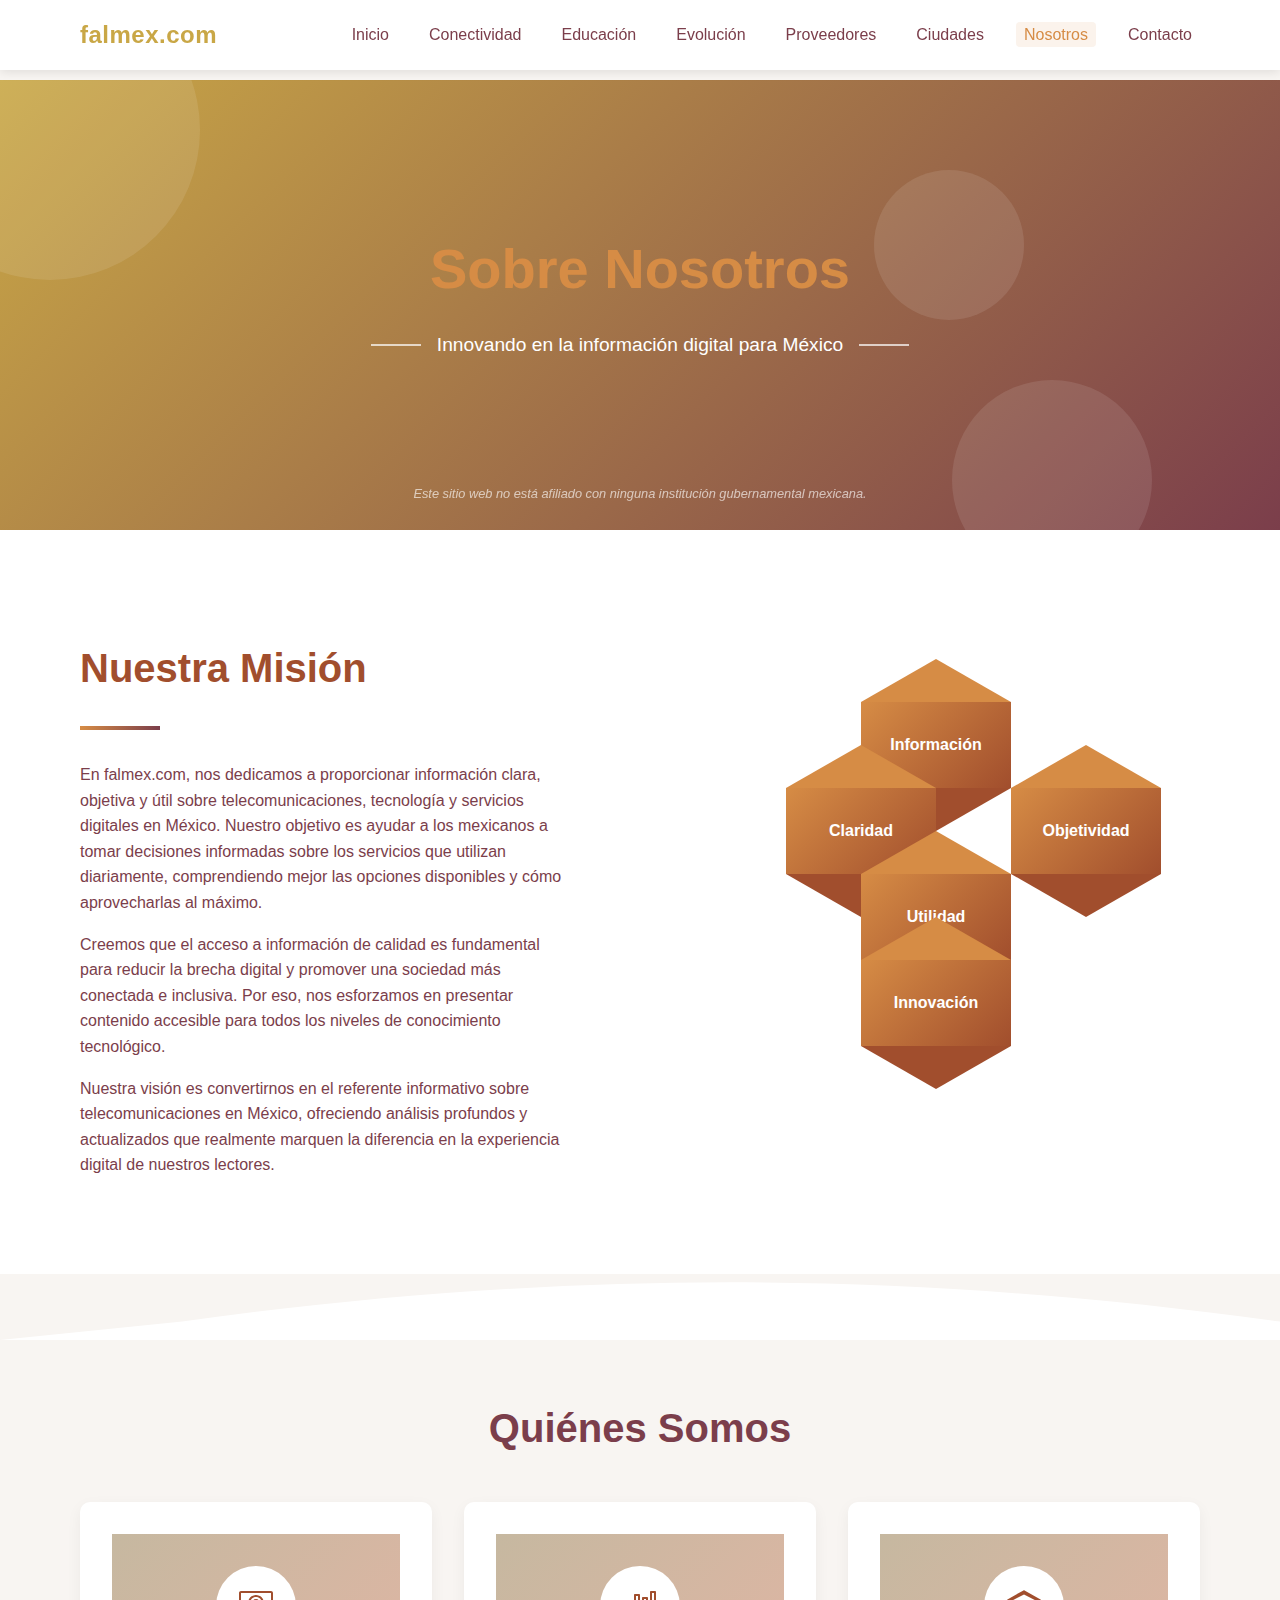
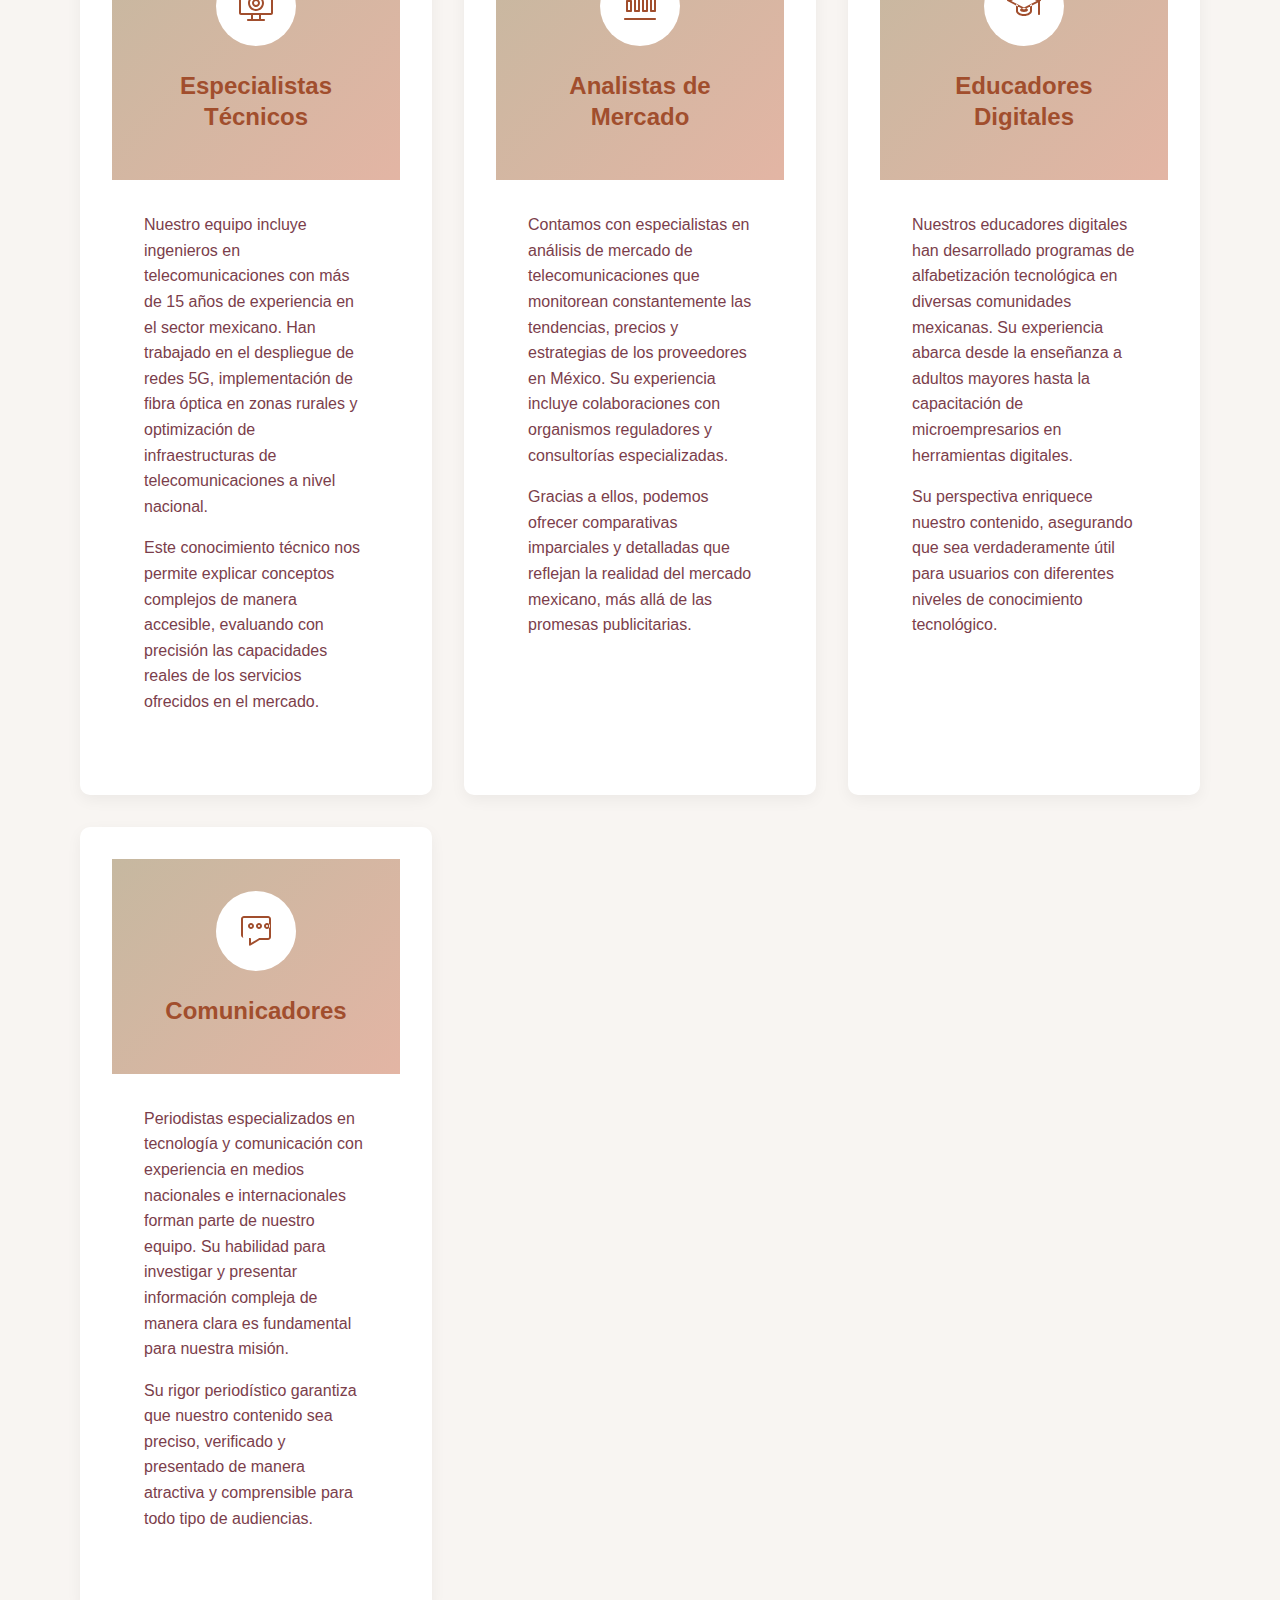
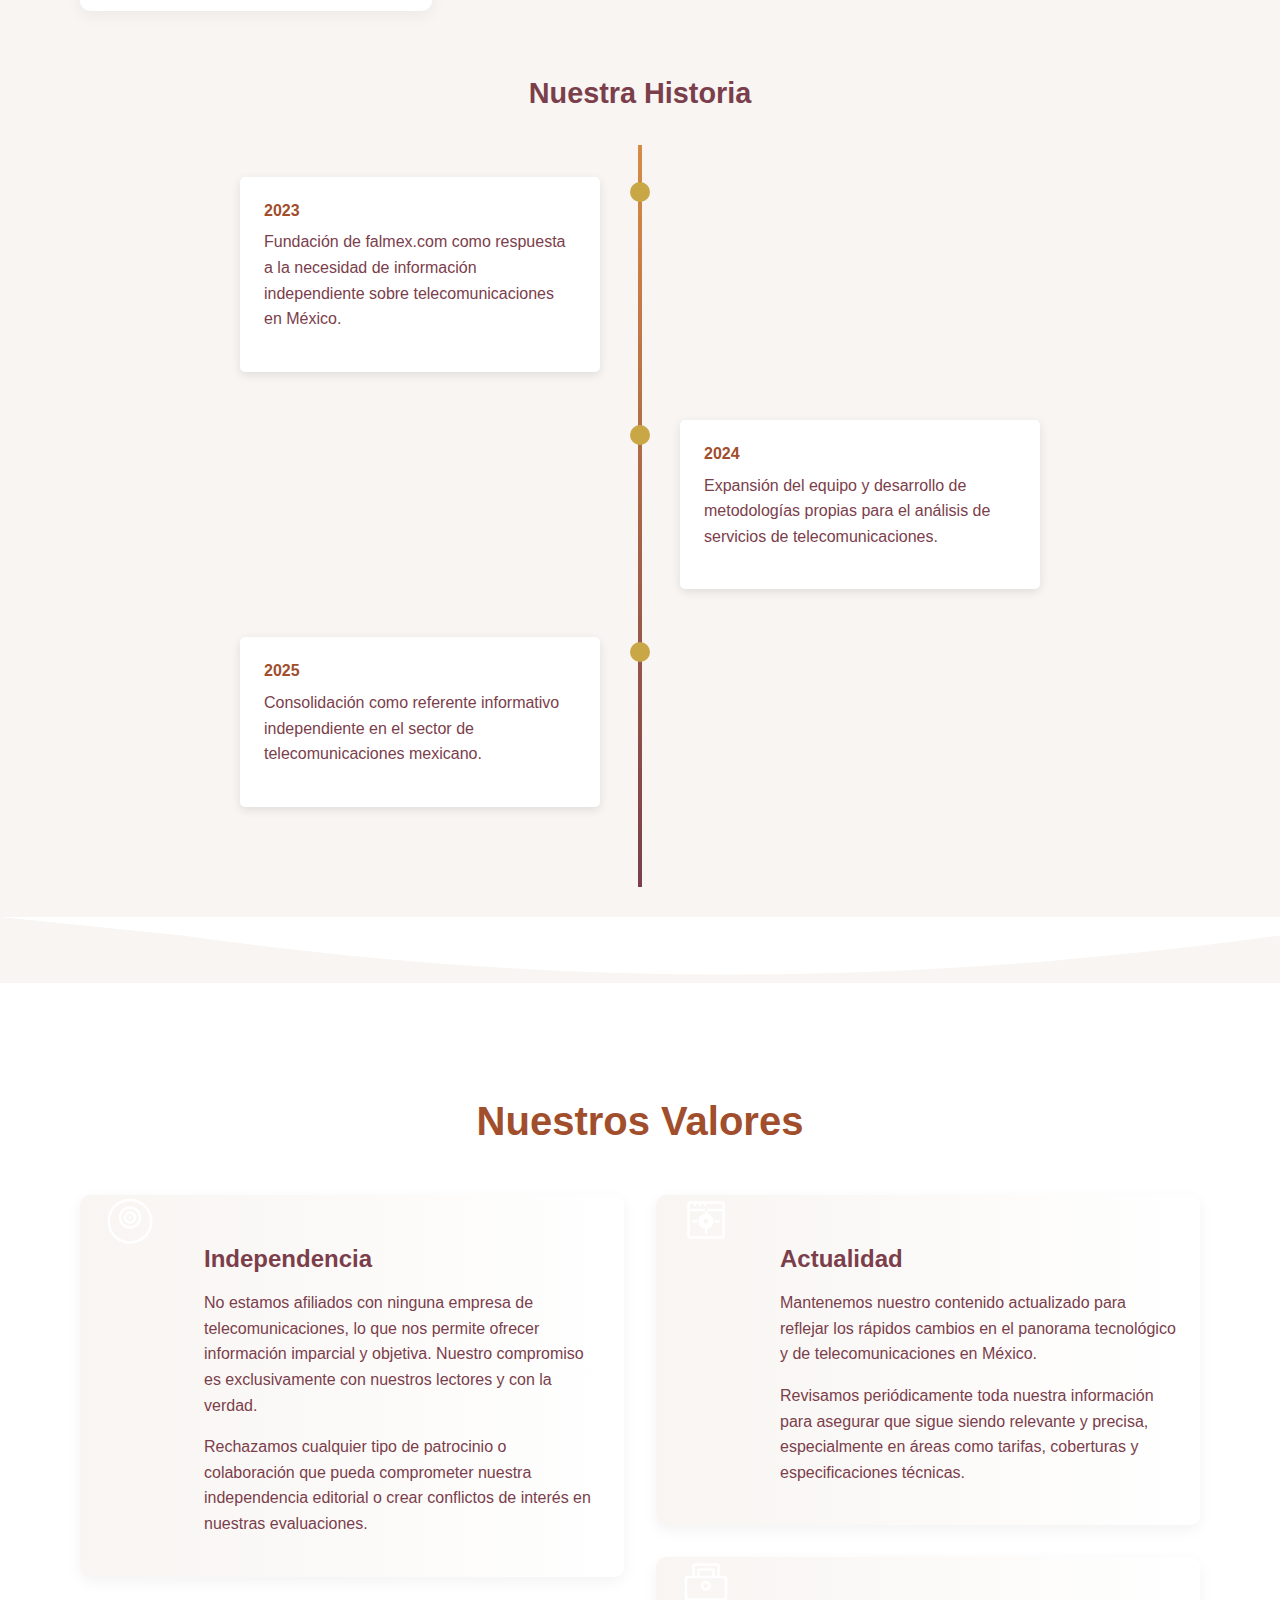
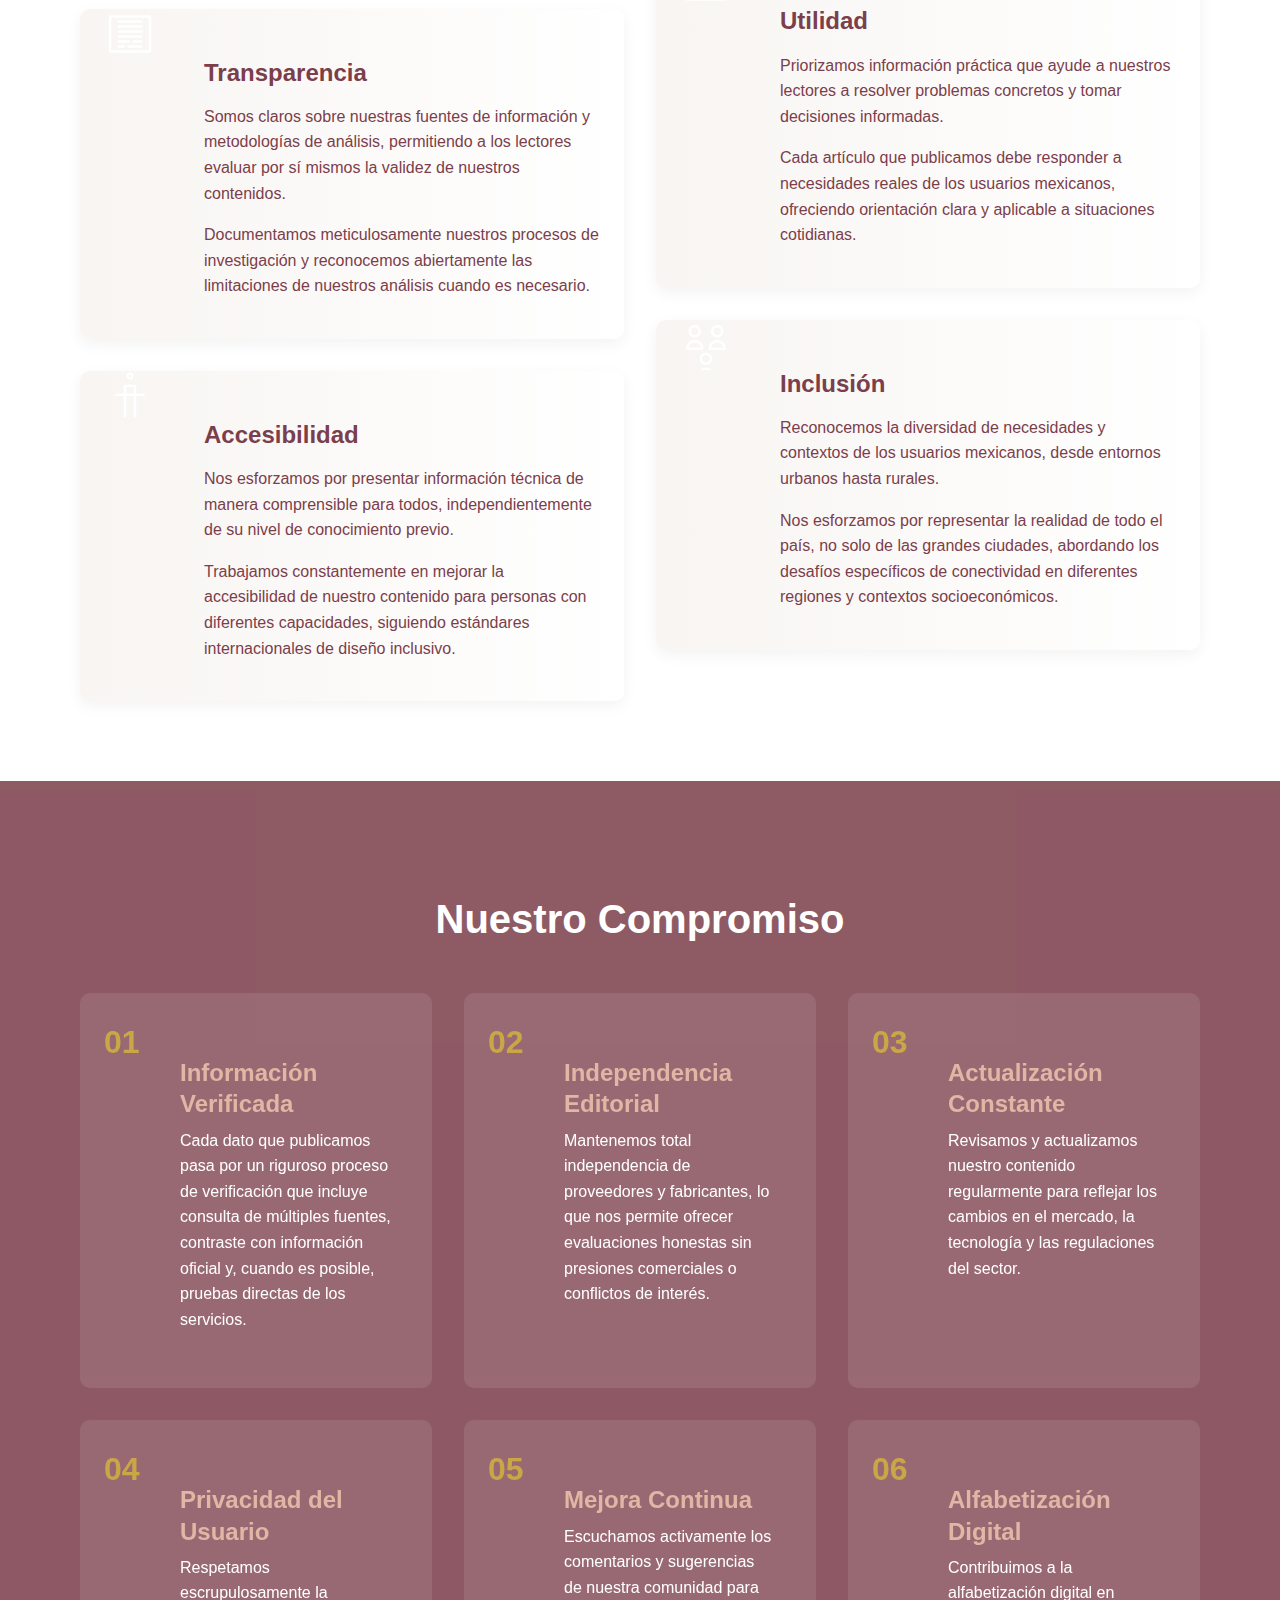
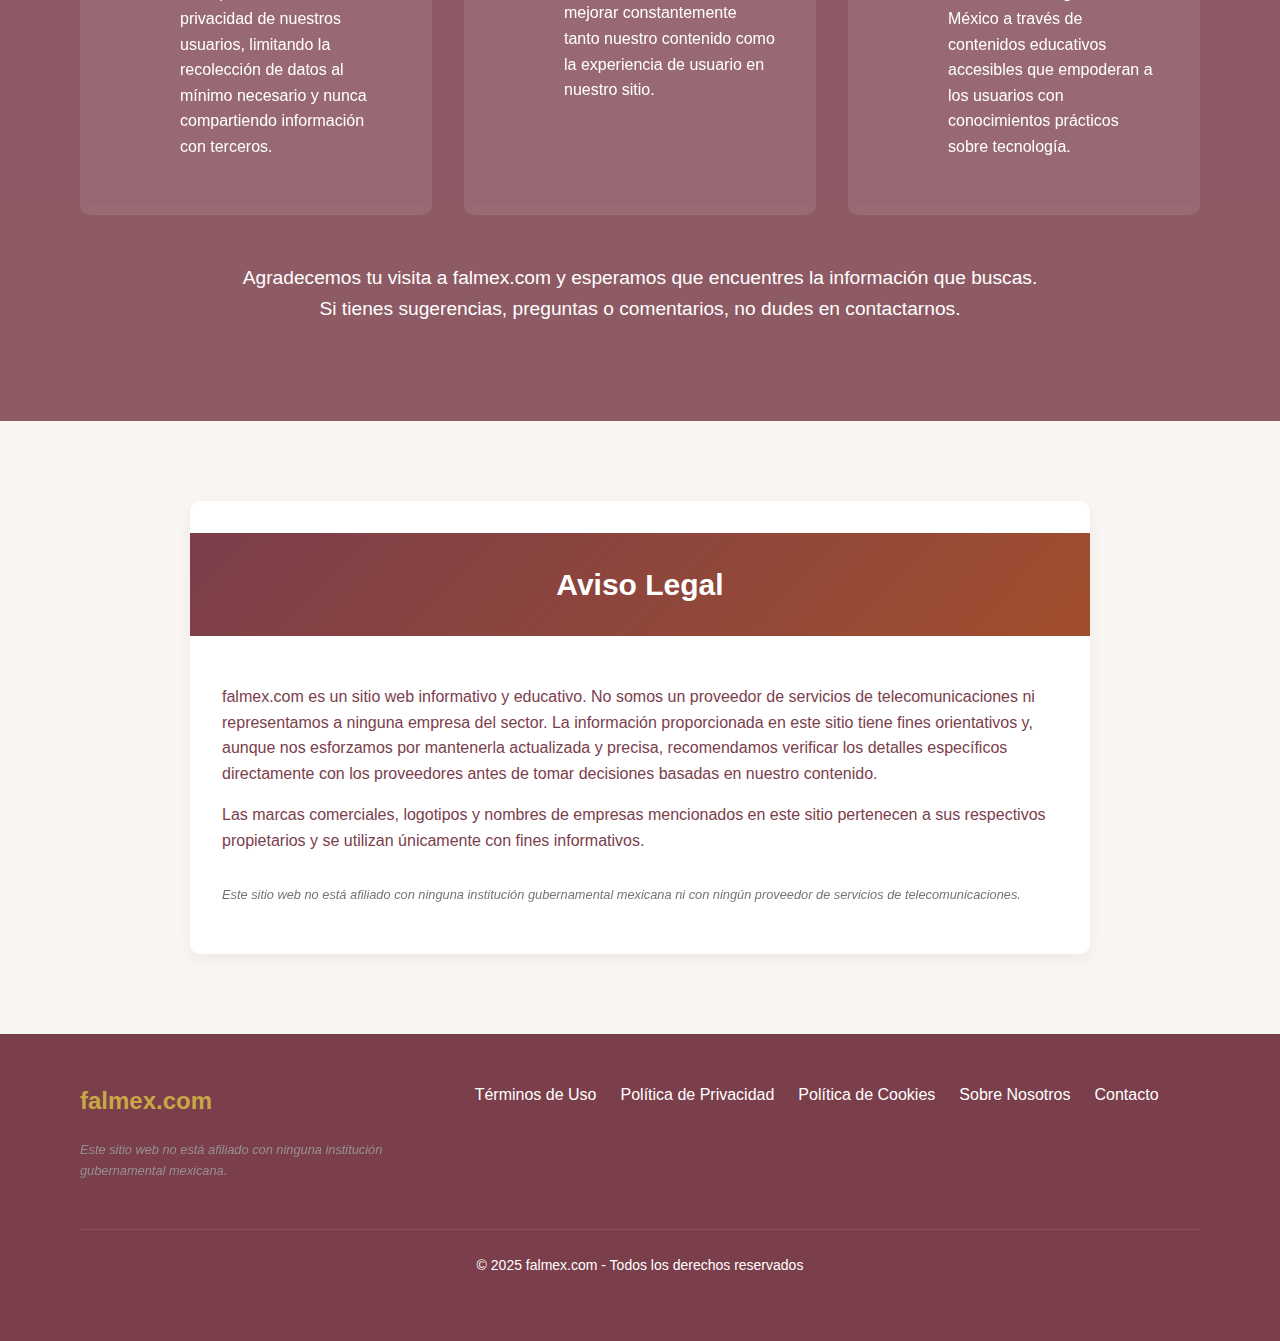
<file: about.html>
<!DOCTYPE html>
<html lang="es">
<head>
    <meta charset="UTF-8">
    <meta name="viewport" content="width=device-width, initial-scale=1.0">
    <meta name="description" content="Conoce más sobre falmex.com, un sitio informativo dedicado a proporcionar información útil sobre telecomunicaciones y tecnología en México.">
    <title>Sobre Nosotros - falmex.com</title>
    <link rel="icon" href="images/favicon.ico" type="image/x-icon">
    <link rel="stylesheet" href="css/styles.css">
</head>
<body>
    <header class="site-header">
        <div class="container">
            <div class="logo">
                <a href="index.html">falmex.com</a>
            </div>
            <nav class="main-nav">
                <button class="menu-toggle" aria-label="Abrir menú">
                    <span></span>
                    <span></span>
                    <span></span>
                </button>
                <ul class="nav-list">
                    <li><a href="index.html">Inicio</a></li>
                    <li><a href="conectividad.html">Conectividad</a></li>
                    <li><a href="educacion.html">Educación</a></li>
                    <li><a href="evolucion.html">Evolución</a></li>
                    <li><a href="proveedores.html">Proveedores</a></li>
                    <li><a href="ciudades.html">Ciudades</a></li>
                    <li><a href="about.html" class="active">Nosotros</a></li>
                    <li><a href="contacto.html">Contacto</a></li>
                </ul>
            </nav>
        </div>
    </header>

    <main class="about-page">
        <section class="contact-hero">
            <div class="contact-hero-inner">
                <div class="contact-hero-content">
                    <h1>Sobre Nosotros</h1>
                    <div class="contact-subtitle">
                        <span class="line"></span>
                        <p>Innovando en la información digital para México</p>
                        <span class="line"></span>
                    </div>
                </div>
                <div class="contact-shapes">
                    <div class="shape shape-1"></div>
                    <div class="shape shape-2"></div>
                    <div class="shape shape-3"></div>
                </div>
            </div>
            <p class="disclaimer">Este sitio web no está afiliado con ninguna institución gubernamental mexicana.</p>
        </section>

        <section class="mission-section">
            <div class="container">
                <div class="mission-grid">
                    <div class="mission-text">
                        <h2 class="animated-heading">Nuestra Misión</h2>
                        <div class="text-accent-border"></div>
                        <p>En falmex.com, nos dedicamos a proporcionar información clara, objetiva y útil sobre telecomunicaciones, tecnología y servicios digitales en México. Nuestro objetivo es ayudar a los mexicanos a tomar decisiones informadas sobre los servicios que utilizan diariamente, comprendiendo mejor las opciones disponibles y cómo aprovecharlas al máximo.</p>
                        
                        <p>Creemos que el acceso a información de calidad es fundamental para reducir la brecha digital y promover una sociedad más conectada e inclusiva. Por eso, nos esforzamos en presentar contenido accesible para todos los niveles de conocimiento tecnológico.</p>
                        
                        <p>Nuestra visión es convertirnos en el referente informativo sobre telecomunicaciones en México, ofreciendo análisis profundos y actualizados que realmente marquen la diferencia en la experiencia digital de nuestros lectores.</p>
                    </div>
                    <div class="mission-visual">
                        <div class="hexagon-container">
                            <div class="hexagon hex1">
                                <div class="hex-inner">
                                    <span>Información</span>
                                </div>
                            </div>
                            <div class="hexagon hex2">
                                <div class="hex-inner">
                                    <span>Claridad</span>
                                </div>
                            </div>
                            <div class="hexagon hex3">
                                <div class="hex-inner">
                                    <span>Objetividad</span>
                                </div>
                            </div>
                            <div class="hexagon hex4">
                                <div class="hex-inner">
                                    <span>Utilidad</span>
                                </div>
                            </div>
                            <div class="hexagon hex5">
                                <div class="hex-inner">
                                    <span>Innovación</span>
                                </div>
                            </div>
                        </div>
                    </div>
                </div>
            </div>
        </section>

        <section class="team-section">
            <div class="wave-top"></div>
            <div class="container">
                <h2 class="centered-heading">Quiénes Somos</h2>
                <div class="team-cards">
                    <div class="team-card">
                        <div class="card-header">
                            <div class="icon-circle">
                                <span class="icon-tech"></span>
                            </div>
                            <h3>Especialistas Técnicos</h3>
                        </div>
                        <div class="card-content">
                            <p>Nuestro equipo incluye ingenieros en telecomunicaciones con más de 15 años de experiencia en el sector mexicano. Han trabajado en el despliegue de redes 5G, implementación de fibra óptica en zonas rurales y optimización de infraestructuras de telecomunicaciones a nivel nacional.</p>
                            <p>Este conocimiento técnico nos permite explicar conceptos complejos de manera accesible, evaluando con precisión las capacidades reales de los servicios ofrecidos en el mercado.</p>
                        </div>
                    </div>
                    <div class="team-card">
                        <div class="card-header">
                            <div class="icon-circle">
                                <span class="icon-analysis"></span>
                            </div>
                            <h3>Analistas de Mercado</h3>
                        </div>
                        <div class="card-content">
                            <p>Contamos con especialistas en análisis de mercado de telecomunicaciones que monitorean constantemente las tendencias, precios y estrategias de los proveedores en México. Su experiencia incluye colaboraciones con organismos reguladores y consultorías especializadas.</p>
                            <p>Gracias a ellos, podemos ofrecer comparativas imparciales y detalladas que reflejan la realidad del mercado mexicano, más allá de las promesas publicitarias.</p>
                        </div>
                    </div>
                    <div class="team-card">
                        <div class="card-header">
                            <div class="icon-circle">
                                <span class="icon-education"></span>
                            </div>
                            <h3>Educadores Digitales</h3>
                        </div>
                        <div class="card-content">
                            <p>Nuestros educadores digitales han desarrollado programas de alfabetización tecnológica en diversas comunidades mexicanas. Su experiencia abarca desde la enseñanza a adultos mayores hasta la capacitación de microempresarios en herramientas digitales.</p>
                            <p>Su perspectiva enriquece nuestro contenido, asegurando que sea verdaderamente útil para usuarios con diferentes niveles de conocimiento tecnológico.</p>
                        </div>
                    </div>
                    <div class="team-card">
                        <div class="card-header">
                            <div class="icon-circle">
                                <span class="icon-communication"></span>
                            </div>
                            <h3>Comunicadores</h3>
                        </div>
                        <div class="card-content">
                            <p>Periodistas especializados en tecnología y comunicación con experiencia en medios nacionales e internacionales forman parte de nuestro equipo. Su habilidad para investigar y presentar información compleja de manera clara es fundamental para nuestra misión.</p>
                            <p>Su rigor periodístico garantiza que nuestro contenido sea preciso, verificado y presentado de manera atractiva y comprensible para todo tipo de audiencias.</p>
                        </div>
                    </div>
                </div>
                <div class="team-history">
                    <h3>Nuestra Historia</h3>
                    <div class="timeline">
                        <div class="timeline-item">
                            <div class="timeline-dot"></div>
                            <div class="timeline-content">
                                <h4>2023</h4>
                                <p>Fundación de falmex.com como respuesta a la necesidad de información independiente sobre telecomunicaciones en México.</p>
                            </div>
                        </div>
                        <div class="timeline-item">
                            <div class="timeline-dot"></div>
                            <div class="timeline-content">
                                <h4>2024</h4>
                                <p>Expansión del equipo y desarrollo de metodologías propias para el análisis de servicios de telecomunicaciones.</p>
                            </div>
                        </div>
                        <div class="timeline-item">
                            <div class="timeline-dot"></div>
                            <div class="timeline-content">
                                <h4>2025</h4>
                                <p>Consolidación como referente informativo independiente en el sector de telecomunicaciones mexicano.</p>
                            </div>
                        </div>
                    </div>
                </div>
            </div>
            <div class="wave-bottom"></div>
        </section>

        <section class="values-section">
            <div class="container">
                <h2 class="values-heading">Nuestros Valores</h2>
                <div class="values-container">
                    <div class="value-column">
                        <div class="value-item">
                            <div class="value-icon independence-icon"></div>
                            <div class="value-content">
                                <h3>Independencia</h3>
                                <p>No estamos afiliados con ninguna empresa de telecomunicaciones, lo que nos permite ofrecer información imparcial y objetiva. Nuestro compromiso es exclusivamente con nuestros lectores y con la verdad.</p>
                                <p>Rechazamos cualquier tipo de patrocinio o colaboración que pueda comprometer nuestra independencia editorial o crear conflictos de interés en nuestras evaluaciones.</p>
                            </div>
                        </div>
                        <div class="value-item">
                            <div class="value-icon transparency-icon"></div>
                            <div class="value-content">
                                <h3>Transparencia</h3>
                                <p>Somos claros sobre nuestras fuentes de información y metodologías de análisis, permitiendo a los lectores evaluar por sí mismos la validez de nuestros contenidos.</p>
                                <p>Documentamos meticulosamente nuestros procesos de investigación y reconocemos abiertamente las limitaciones de nuestros análisis cuando es necesario.</p>
                            </div>
                        </div>
                        <div class="value-item">
                            <div class="value-icon accessibility-icon"></div>
                            <div class="value-content">
                                <h3>Accesibilidad</h3>
                                <p>Nos esforzamos por presentar información técnica de manera comprensible para todos, independientemente de su nivel de conocimiento previo.</p>
                                <p>Trabajamos constantemente en mejorar la accesibilidad de nuestro contenido para personas con diferentes capacidades, siguiendo estándares internacionales de diseño inclusivo.</p>
                            </div>
                        </div>
                    </div>
                    <div class="value-column">
                        <div class="value-item">
                            <div class="value-icon actuality-icon"></div>
                            <div class="value-content">
                                <h3>Actualidad</h3>
                                <p>Mantenemos nuestro contenido actualizado para reflejar los rápidos cambios en el panorama tecnológico y de telecomunicaciones en México.</p>
                                <p>Revisamos periódicamente toda nuestra información para asegurar que sigue siendo relevante y precisa, especialmente en áreas como tarifas, coberturas y especificaciones técnicas.</p>
                            </div>
                        </div>
                        <div class="value-item">
                            <div class="value-icon utility-icon"></div>
                            <div class="value-content">
                                <h3>Utilidad</h3>
                                <p>Priorizamos información práctica que ayude a nuestros lectores a resolver problemas concretos y tomar decisiones informadas.</p>
                                <p>Cada artículo que publicamos debe responder a necesidades reales de los usuarios mexicanos, ofreciendo orientación clara y aplicable a situaciones cotidianas.</p>
                            </div>
                        </div>
                        <div class="value-item">
                            <div class="value-icon inclusion-icon"></div>
                            <div class="value-content">
                                <h3>Inclusión</h3>
                                <p>Reconocemos la diversidad de necesidades y contextos de los usuarios mexicanos, desde entornos urbanos hasta rurales.</p>
                                <p>Nos esforzamos por representar la realidad de todo el país, no solo de las grandes ciudades, abordando los desafíos específicos de conectividad en diferentes regiones y contextos socioeconómicos.</p>
                            </div>
                        </div>
                    </div>
                </div>
            </div>
        </section>

        <section class="commitment-section">
            <div class="commitment-overlay"></div>
            <div class="container">
                <div class="commitment-content">
                    <h2>Nuestro Compromiso</h2>
                    <div class="commitment-grid">
                        <div class="commitment-item">
                            <div class="commitment-number">01</div>
                            <div class="commitment-text">
                                <h3>Información Verificada</h3>
                                <p>Cada dato que publicamos pasa por un riguroso proceso de verificación que incluye consulta de múltiples fuentes, contraste con información oficial y, cuando es posible, pruebas directas de los servicios.</p>
                            </div>
                        </div>
                        <div class="commitment-item">
                            <div class="commitment-number">02</div>
                            <div class="commitment-text">
                                <h3>Independencia Editorial</h3>
                                <p>Mantenemos total independencia de proveedores y fabricantes, lo que nos permite ofrecer evaluaciones honestas sin presiones comerciales o conflictos de interés.</p>
                            </div>
                        </div>
                        <div class="commitment-item">
                            <div class="commitment-number">03</div>
                            <div class="commitment-text">
                                <h3>Actualización Constante</h3>
                                <p>Revisamos y actualizamos nuestro contenido regularmente para reflejar los cambios en el mercado, la tecnología y las regulaciones del sector.</p>
                            </div>
                        </div>
                        <div class="commitment-item">
                            <div class="commitment-number">04</div>
                            <div class="commitment-text">
                                <h3>Privacidad del Usuario</h3>
                                <p>Respetamos escrupulosamente la privacidad de nuestros usuarios, limitando la recolección de datos al mínimo necesario y nunca compartiendo información con terceros.</p>
                            </div>
                        </div>
                        <div class="commitment-item">
                            <div class="commitment-number">05</div>
                            <div class="commitment-text">
                                <h3>Mejora Continua</h3>
                                <p>Escuchamos activamente los comentarios y sugerencias de nuestra comunidad para mejorar constantemente tanto nuestro contenido como la experiencia de usuario en nuestro sitio.</p>
                            </div>
                        </div>
                        <div class="commitment-item">
                            <div class="commitment-number">06</div>
                            <div class="commitment-text">
                                <h3>Alfabetización Digital</h3>
                                <p>Contribuimos a la alfabetización digital en México a través de contenidos educativos accesibles que empoderan a los usuarios con conocimientos prácticos sobre tecnología.</p>
                            </div>
                        </div>
                    </div>
                    <div class="commitment-conclusion">
                        <p>Agradecemos tu visita a falmex.com y esperamos que encuentres la información que buscas. Si tienes sugerencias, preguntas o comentarios, no dudes en contactarnos.</p>
                    </div>
                </div>
            </div>
        </section>

        <section class="legal-notice">
            <div class="container">
                <div class="notice-card">
                    <h2>Aviso Legal</h2>
                    <div class="notice-content">
                        <p>falmex.com es un sitio web informativo y educativo. No somos un proveedor de servicios de telecomunicaciones ni representamos a ninguna empresa del sector. La información proporcionada en este sitio tiene fines orientativos y, aunque nos esforzamos por mantenerla actualizada y precisa, recomendamos verificar los detalles específicos directamente con los proveedores antes de tomar decisiones basadas en nuestro contenido.</p>
                        
                        <p>Las marcas comerciales, logotipos y nombres de empresas mencionados en este sitio pertenecen a sus respectivos propietarios y se utilizan únicamente con fines informativos.</p>
                        
                        <p class="disclaimer">Este sitio web no está afiliado con ninguna institución gubernamental mexicana ni con ningún proveedor de servicios de telecomunicaciones.</p>
                    </div>
                </div>
            </div>
        </section>
    </main>

    <div class="cookie-consent">
        <div class="cookie-content">
            <p>Utilizamos cookies para mejorar tu experiencia. Al continuar navegando, aceptas nuestra <a href="privacy-cookies.html">Política de Cookies</a>.</p>
            <div class="cookie-buttons">
                <button class="accept-cookies">Aceptar</button>
                <a href="privacy-policy.html" class="cookie-link">Política de Privacidad</a>
                <a href="terms.html" class="cookie-link">Términos de Uso</a>
            </div>
        </div>
    </div>

    <footer class="site-footer">
        <div class="container">
            <div class="footer-content">
                <div class="footer-logo">
                    <p>falmex.com</p>
                    <p class="disclaimer">Este sitio web no está afiliado con ninguna institución gubernamental mexicana.</p>
                </div>
                <div class="footer-links">
                    <ul>
                        <li><a href="terms.html">Términos de Uso</a></li>
                        <li><a href="privacy-policy.html">Política de Privacidad</a></li>
                        <li><a href="privacy-cookies.html">Política de Cookies</a></li>
                        <li><a href="about.html">Sobre Nosotros</a></li>
                        <li><a href="contacto.html">Contacto</a></li>
                    </ul>
                </div>
            </div>
            <div class="copyright">
                <p>&copy; 2025 falmex.com - Todos los derechos reservados</p>
            </div>
        </div>
    </footer>

    <script src="js/main.js"></script>
</body>
</html>
</file>
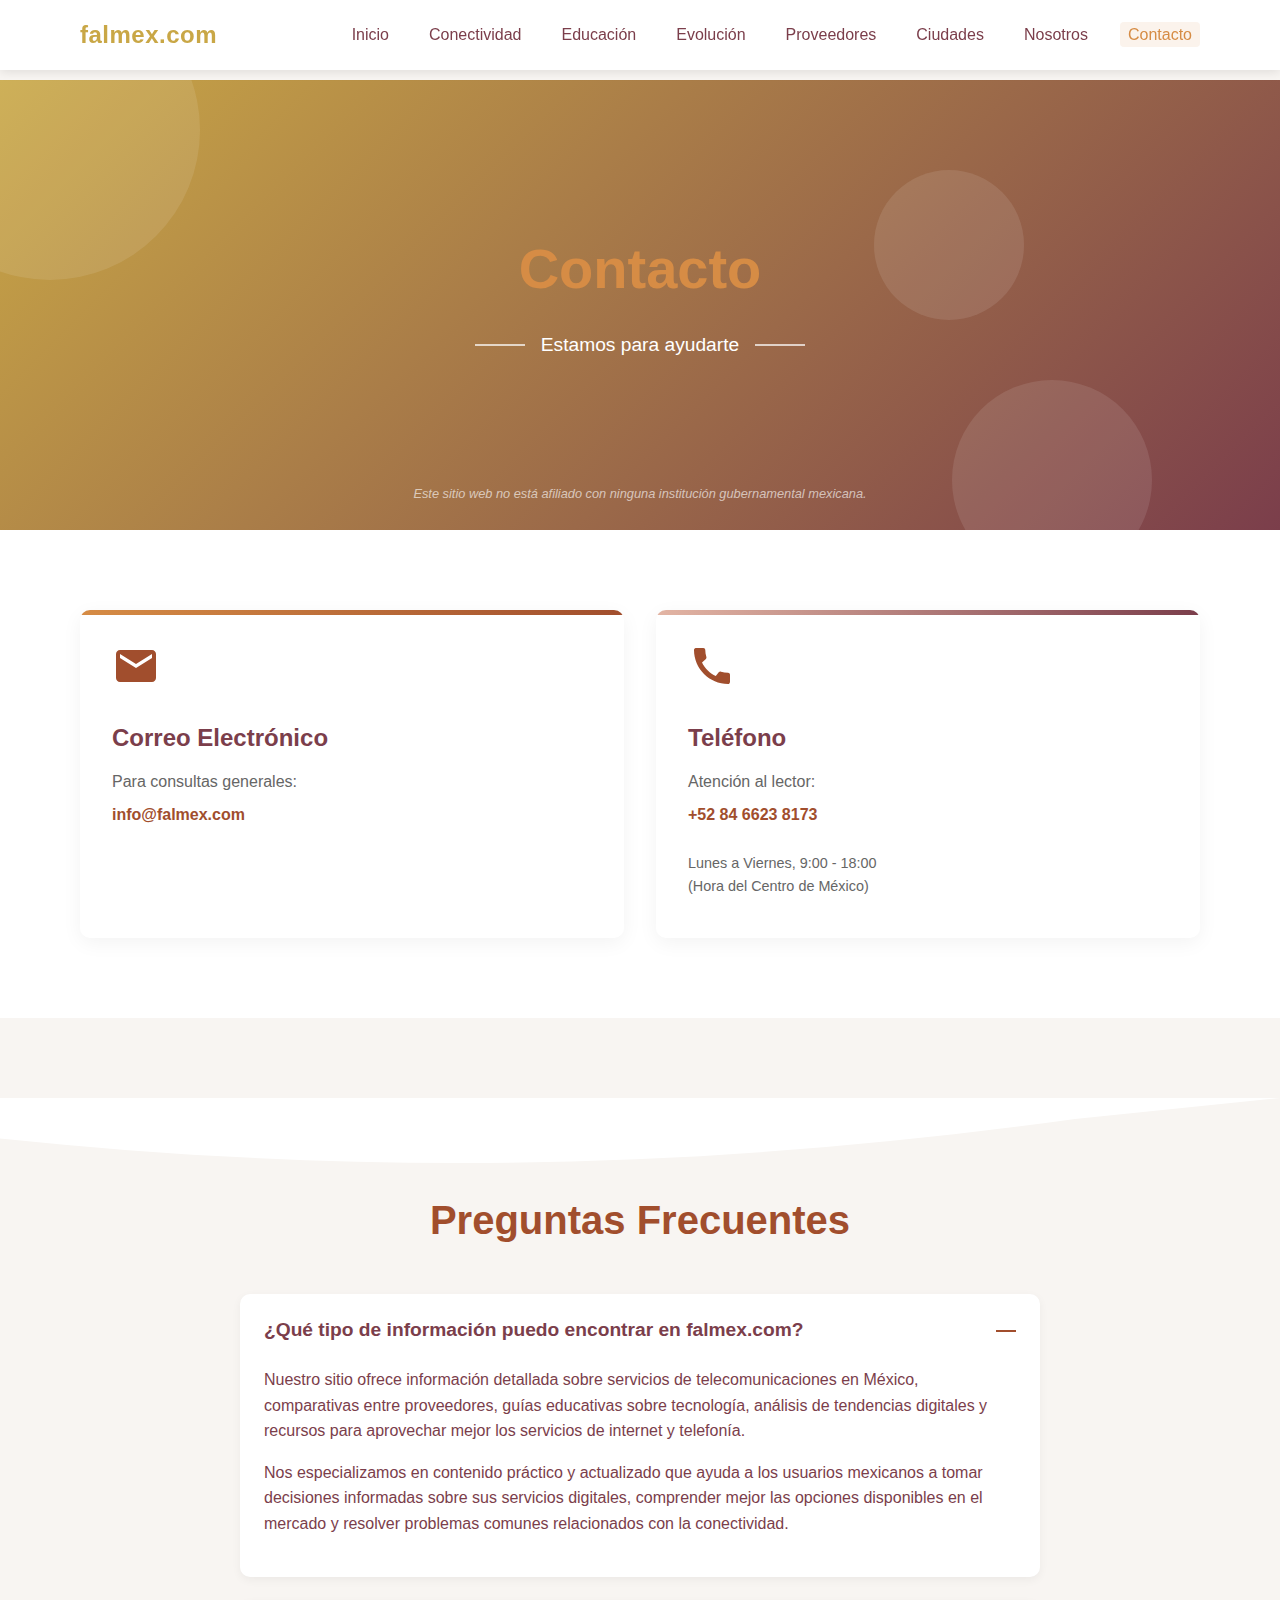
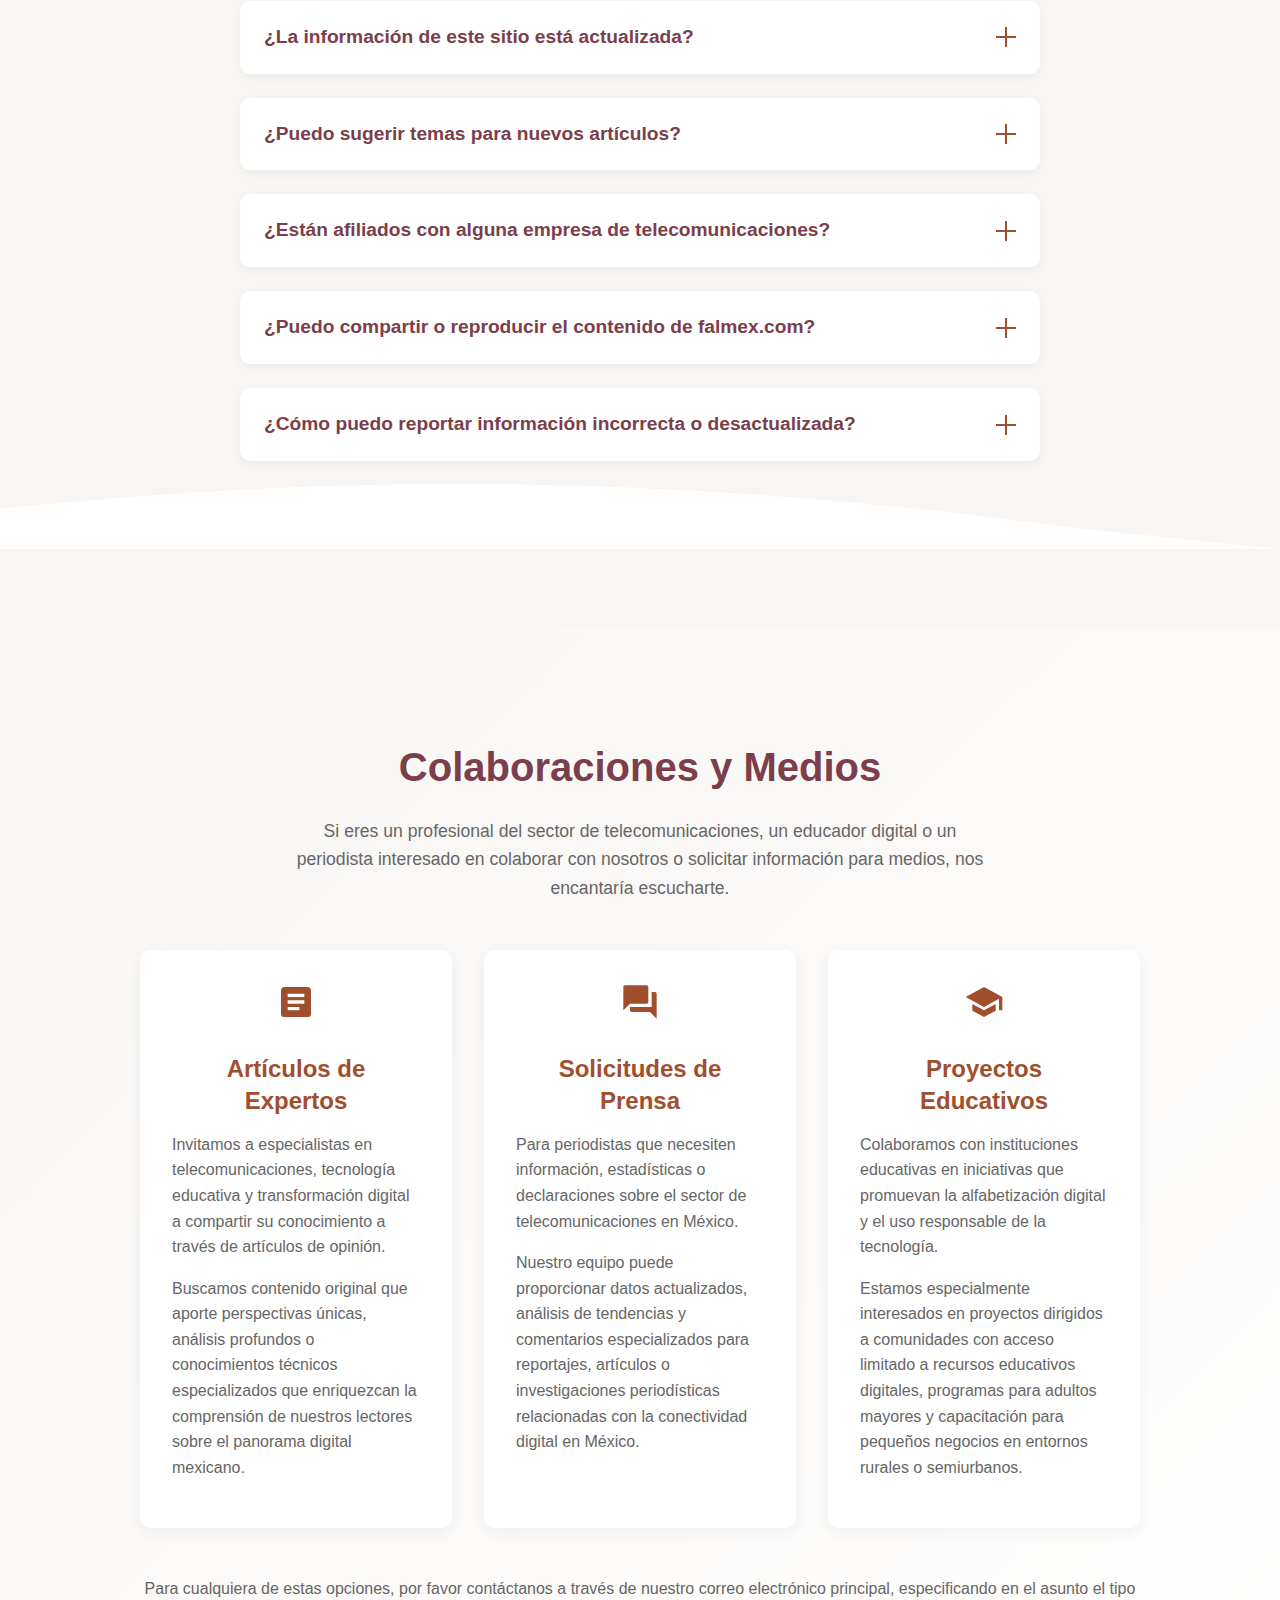
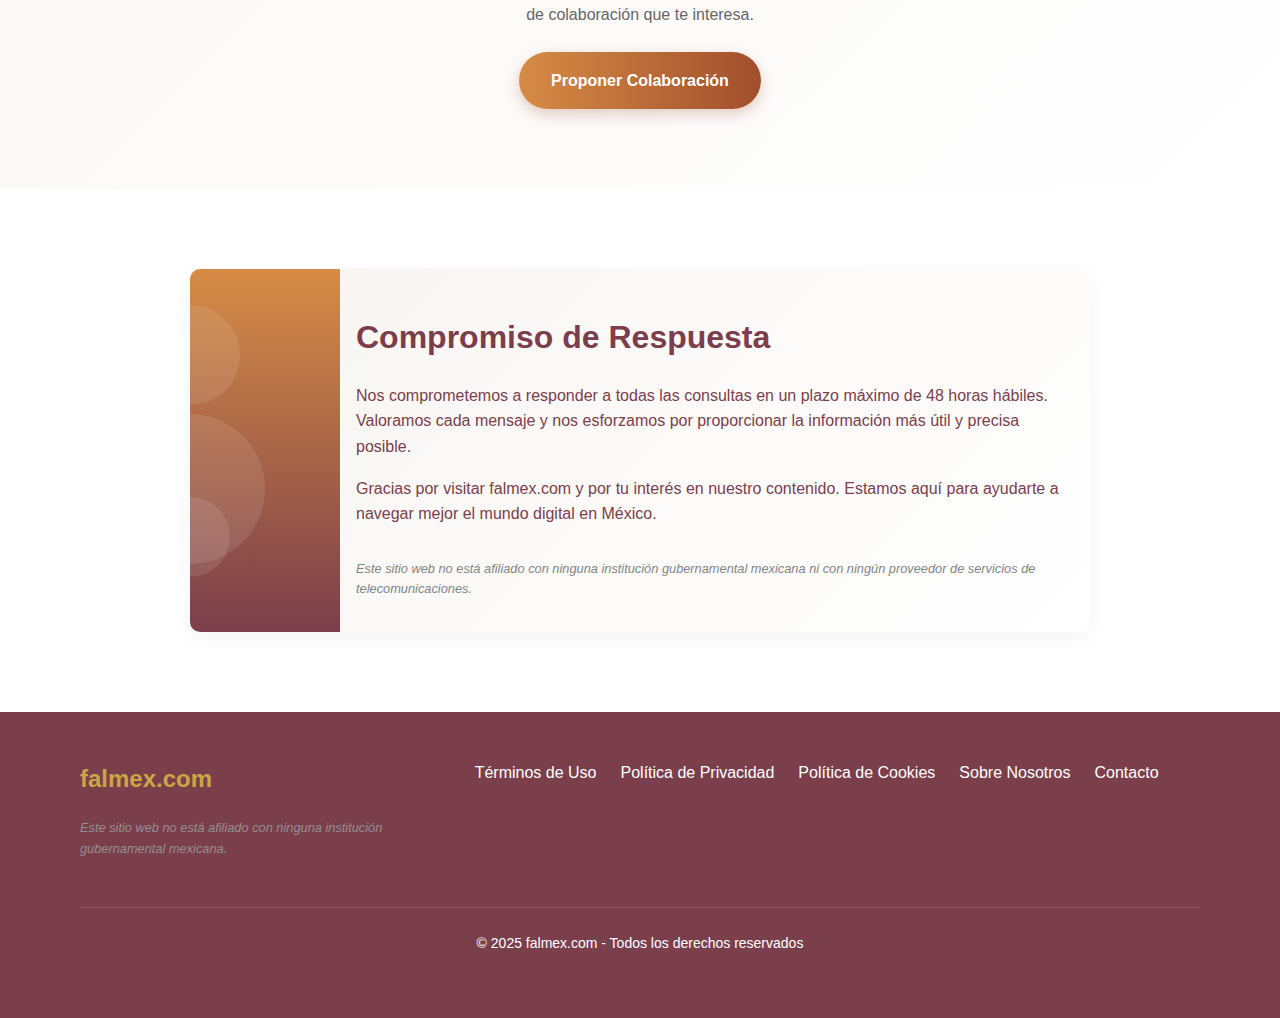
<file: contacto.html>
<!DOCTYPE html>
<html lang="es">
<head>
    <meta charset="UTF-8">
    <meta name="viewport" content="width=device-width, initial-scale=1.0">
    <meta name="description" content="Contacta con el equipo de falmex.com para consultas, sugerencias o información adicional sobre nuestro sitio informativo.">
    <title>Contacto - falmex.com</title>
    <link rel="icon" href="images/favicon.ico" type="image/x-icon">
    <link rel="stylesheet" href="css/styles.css">
</head>
<body>
    <header class="site-header">
        <div class="container">
            <div class="logo">
                <a href="index.html">falmex.com</a>
            </div>
            <nav class="main-nav">
                <button class="menu-toggle" aria-label="Abrir menú">
                    <span></span>
                    <span></span>
                    <span></span>
                </button>
                <ul class="nav-list">
                    <li><a href="index.html">Inicio</a></li>
                    <li><a href="conectividad.html">Conectividad</a></li>
                    <li><a href="educacion.html">Educación</a></li>
                    <li><a href="evolucion.html">Evolución</a></li>
                    <li><a href="proveedores.html">Proveedores</a></li>
                    <li><a href="ciudades.html">Ciudades</a></li>
                    <li><a href="about.html">Nosotros</a></li>
                    <li><a href="contacto.html" class="active">Contacto</a></li>
                </ul>
            </nav>
        </div>
    </header>

    <main class="contact-page">
        <section class="contact-hero">
            <div class="contact-hero-inner">
                <div class="contact-hero-content">
                    <h1>Contacto</h1>
                    <div class="contact-subtitle">
                        <span class="line"></span>
                        <p>Estamos para ayudarte</p>
                        <span class="line"></span>
                    </div>
                </div>
                <div class="contact-shapes">
                    <div class="shape shape-1"></div>
                    <div class="shape shape-2"></div>
                    <div class="shape shape-3"></div>
                </div>
            </div>
            <p class="disclaimer">Este sitio web no está afiliado con ninguna institución gubernamental mexicana.</p>
        </section>

        <section class="contact-info-section">
            <div class="container">
                <div class="contact-grid">
                    <div class="contact-card email-card">
                        <div class="card-icon">
                            <svg viewBox="0 0 24 24" width="48" height="48">
                                <path fill="#A14E2D" d="M20,4H4C2.9,4,2,4.9,2,6v12c0,1.1,0.9,2,2,2h16c1.1,0,2-0.9,2-2V6C22,4.9,21.1,4,20,4z M20,8l-8,5L4,8V6l8,5l8-5V8z"/>
                            </svg>
                        </div>
                        <h3>Correo Electrónico</h3>
                        <p>Para consultas generales:</p>
                        <a href="mailto:info@falmex.com" class="contact-link">info@falmex.com</a>
                    </div>
                    
                    <div class="contact-card phone-card">
                        <div class="card-icon">
                            <svg viewBox="0 0 24 24" width="48" height="48">
                                <path fill="#A14E2D" d="M20.01,15.38c-1.23,0-2.42-0.2-3.53-0.56c-0.35-0.12-0.74-0.03-1.01,0.24l-1.57,1.97c-2.83-1.35-5.48-3.9-6.89-6.83l1.95-1.66c0.27-0.28,0.35-0.67,0.24-1.02c-0.37-1.11-0.56-2.3-0.56-3.53c0-0.54-0.45-0.99-0.99-0.99H4.19C3.65,3,3,3.24,3,3.99C3,13.28,10.73,21,20.01,21c0.71,0,0.99-0.63,0.99-1.18v-3.45C21,15.83,20.55,15.38,20.01,15.38z"/>
                            </svg>
                        </div>
                        <h3>Teléfono</h3>
                        <p>Atención al lector:</p>
                        <a href="tel:+528466238173" class="contact-link">+52 84 6623 8173</a>
                        <p class="schedule">Lunes a Viernes, 9:00 - 18:00<br>(Hora del Centro de México)</p>
                    </div>
                </div>
            </div>
        </section>

        <section class="faq-section">
            <div class="faq-background">
                <div class="container">
                    <h2 class="section-title">Preguntas Frecuentes</h2>
                    
                    <div class="faq-accordion">
                        <div class="faq-item">
                            <div class="faq-question">
                                <h3>¿Qué tipo de información puedo encontrar en falmex.com?</h3>
                                <span class="faq-toggle"></span>
                            </div>
                            <div class="faq-answer">
                                <p>Nuestro sitio ofrece información detallada sobre servicios de telecomunicaciones en México, comparativas entre proveedores, guías educativas sobre tecnología, análisis de tendencias digitales y recursos para aprovechar mejor los servicios de internet y telefonía.</p>
                                <p>Nos especializamos en contenido práctico y actualizado que ayuda a los usuarios mexicanos a tomar decisiones informadas sobre sus servicios digitales, comprender mejor las opciones disponibles en el mercado y resolver problemas comunes relacionados con la conectividad.</p>
                            </div>
                        </div>
                        
                        <div class="faq-item">
                            <div class="faq-question">
                                <h3>¿La información de este sitio está actualizada?</h3>
                                <span class="faq-toggle"></span>
                            </div>
                            <div class="faq-answer">
                                <p>Nos esforzamos por mantener todo nuestro contenido actualizado. Cada artículo muestra su fecha de última actualización. Sin embargo, el sector de telecomunicaciones cambia rápidamente, por lo que siempre recomendamos verificar la información crítica (como tarifas o coberturas) directamente con los proveedores.</p>
                                <p>Nuestro equipo revisa regularmente los contenidos para asegurar que reflejen la situación actual del mercado mexicano. Realizamos actualizaciones completas de nuestras comparativas y análisis al menos trimestralmente, y hacemos ajustes puntuales cuando hay cambios significativos en el sector.</p>
                            </div>
                        </div>
                        
                        <div class="faq-item">
                            <div class="faq-question">
                                <h3>¿Puedo sugerir temas para nuevos artículos?</h3>
                                <span class="faq-toggle"></span>
                            </div>
                            <div class="faq-answer">
                                <p>¡Absolutamente! Valoramos mucho las sugerencias de nuestros lectores. Puedes enviarnos tus ideas a través de nuestro correo electrónico de contacto.</p>
                                <p>Las sugerencias de nuestros usuarios son una fuente invaluable para identificar temas relevantes y necesidades de información. Analizamos todas las propuestas recibidas y priorizamos aquellas que pueden beneficiar a un mayor número de usuarios o que abordan aspectos poco tratados en otros medios.</p>
                            </div>
                        </div>
                        
                        <div class="faq-item">
                            <div class="faq-question">
                                <h3>¿Están afiliados con alguna empresa de telecomunicaciones?</h3>
                                <span class="faq-toggle"></span>
                            </div>
                            <div class="faq-answer">
                                <p>No, somos un sitio informativo independiente. No tenemos afiliación con ningún proveedor de servicios ni recibimos compensación por recomendar servicios específicos.</p>
                                <p>Nuestra independencia editorial es uno de nuestros valores fundamentales. Esto nos permite ofrecer análisis objetivos y recomendaciones basadas únicamente en la calidad real de los servicios, sin sesgos comerciales. Nuestro compromiso es exclusivamente con nuestros lectores y con la provisión de información veraz y útil.</p>
                            </div>
                        </div>
                        
                        <div class="faq-item">
                            <div class="faq-question">
                                <h3>¿Puedo compartir o reproducir el contenido de falmex.com?</h3>
                                <span class="faq-toggle"></span>
                            </div>
                            <div class="faq-answer">
                                <p>Nuestro contenido está protegido por derechos de autor. Puedes compartir enlaces a nuestros artículos, pero la reproducción parcial o total requiere autorización previa. Para solicitudes de uso de contenido, por favor contáctanos.</p>
                                <p>Consideramos caso por caso las solicitudes para fines educativos o informativos sin ánimo de lucro, y solemos ser flexibles cuando el uso propuesto contribuye a la difusión de conocimiento sobre telecomunicaciones en México, siempre que se cite adecuadamente la fuente.</p>
                            </div>
                        </div>
                        
                        <div class="faq-item">
                            <div class="faq-question">
                                <h3>¿Cómo puedo reportar información incorrecta o desactualizada?</h3>
                                <span class="faq-toggle"></span>
                            </div>
                            <div class="faq-answer">
                                <p>Agradecemos tu ayuda para mantener nuestro contenido preciso. Si encuentras algún error, por favor envíanos un correo con los detalles específicos y la fuente de la información correcta si la tienes.</p>
                                <p>Tomamos muy en serio la precisión de nuestra información. Todos los reportes de errores son revisados por nuestro equipo editorial y, cuando se confirma una inexactitud, realizamos las correcciones necesarias lo antes posible, añadiendo una nota de actualización cuando es pertinente para mantener la transparencia con nuestros lectores.</p>
                            </div>
                        </div>
                    </div>
                </div>
            </div>
        </section>

        <section class="collaboration-section">
            <div class="container">
                <div class="collaboration-content">
                    <h2>Colaboraciones y Medios</h2>
                    <p class="collaboration-intro">Si eres un profesional del sector de telecomunicaciones, un educador digital o un periodista interesado en colaborar con nosotros o solicitar información para medios, nos encantaría escucharte.</p>
                    
                    <div class="collaboration-cards">
                        <div class="collab-card">
                            <div class="collab-icon">
                                <svg viewBox="0 0 24 24" width="40" height="40">
                                    <path fill="#A14E2D" d="M14,17H7V15H14M17,13H7V11H17M17,9H7V7H17M19,3H5C3.89,3 3,3.89 3,5V19A2,2 0 0,0 5,21H19A2,2 0 0,0 21,19V5C21,3.89 20.1,3 19,3Z"/>
                                </svg>
                            </div>
                            <h3>Artículos de Expertos</h3>
                            <p>Invitamos a especialistas en telecomunicaciones, tecnología educativa y transformación digital a compartir su conocimiento a través de artículos de opinión.</p>
                            <p>Buscamos contenido original que aporte perspectivas únicas, análisis profundos o conocimientos técnicos especializados que enriquezcan la comprensión de nuestros lectores sobre el panorama digital mexicano.</p>
                        </div>
                        
                        <div class="collab-card">
                            <div class="collab-icon">
                                <svg viewBox="0 0 24 24" width="40" height="40">
                                    <path fill="#A14E2D" d="M17,12V3A1,1 0 0,0 16,2H3A1,1 0 0,0 2,3V17L6,13H16A1,1 0 0,0 17,12M21,6H19V15H6V17A1,1 0 0,0 7,18H18L22,22V7A1,1 0 0,0 21,6Z"/>
                                </svg>
                            </div>
                            <h3>Solicitudes de Prensa</h3>
                            <p>Para periodistas que necesiten información, estadísticas o declaraciones sobre el sector de telecomunicaciones en México.</p>
                            <p>Nuestro equipo puede proporcionar datos actualizados, análisis de tendencias y comentarios especializados para reportajes, artículos o investigaciones periodísticas relacionadas con la conectividad digital en México.</p>
                        </div>
                        
                        <div class="collab-card">
                            <div class="collab-icon">
                                <svg viewBox="0 0 24 24" width="40" height="40">
                                    <path fill="#A14E2D" d="M12,3L1,9L12,15L21,10.09V17H23V9M5,13.18V17.18L12,21L19,17.18V13.18L12,17L5,13.18Z"/>
                                </svg>
                            </div>
                            <h3>Proyectos Educativos</h3>
                            <p>Colaboramos con instituciones educativas en iniciativas que promuevan la alfabetización digital y el uso responsable de la tecnología.</p>
                            <p>Estamos especialmente interesados en proyectos dirigidos a comunidades con acceso limitado a recursos educativos digitales, programas para adultos mayores y capacitación para pequeños negocios en entornos rurales o semiurbanos.</p>
                        </div>
                    </div>
                    
                    <div class="collaboration-cta">
                        <p>Para cualquiera de estas opciones, por favor contáctanos a través de nuestro correo electrónico principal, especificando en el asunto el tipo de colaboración que te interesa.</p>
                        <a href="mailto:colaboraciones@falmex.com" class="cta-button">Proponer Colaboración</a>
                    </div>
                </div>
            </div>
        </section>

        <section class="response-commitment">
            <div class="container">
                <div class="commitment-wrapper">
                    <div class="commitment-decoration">
                        <div class="decoration-element el1"></div>
                        <div class="decoration-element el2"></div>
                        <div class="decoration-element el3"></div>
                    </div>
                    <div class="commitment-text">
                        <h2>Compromiso de Respuesta</h2>
                        <p>Nos comprometemos a responder a todas las consultas en un plazo máximo de 48 horas hábiles. Valoramos cada mensaje y nos esforzamos por proporcionar la información más útil y precisa posible.</p>
                        
                        <p>Gracias por visitar falmex.com y por tu interés en nuestro contenido. Estamos aquí para ayudarte a navegar mejor el mundo digital en México.</p>
                        
                        <p class="disclaimer">Este sitio web no está afiliado con ninguna institución gubernamental mexicana ni con ningún proveedor de servicios de telecomunicaciones.</p>
                    </div>
                </div>
            </div>
        </section>
    </main>

    <div class="cookie-consent">
        <div class="cookie-content">
            <p>Utilizamos cookies para mejorar tu experiencia. Al continuar navegando, aceptas nuestra <a href="privacy-cookies.html">Política de Cookies</a>.</p>
            <div class="cookie-buttons">
                <button class="accept-cookies">Aceptar</button>
                <a href="privacy-policy.html" class="cookie-link">Política de Privacidad</a>
                <a href="terms.html" class="cookie-link">Términos de Uso</a>
            </div>
        </div>
    </div>

    <footer class="site-footer">
        <div class="container">
            <div class="footer-content">
                <div class="footer-logo">
                    <p>falmex.com</p>
                    <p class="disclaimer">Este sitio web no está afiliado con ninguna institución gubernamental mexicana.</p>
                </div>
                <div class="footer-links">
                    <ul>
                        <li><a href="terms.html">Términos de Uso</a></li>
                        <li><a href="privacy-policy.html">Política de Privacidad</a></li>
                        <li><a href="privacy-cookies.html">Política de Cookies</a></li>
                        <li><a href="about.html">Sobre Nosotros</a></li>
                        <li><a href="contacto.html">Contacto</a></li>
                    </ul>
                </div>
            </div>
            <div class="copyright">
                <p>&copy; 2025 falmex.com - Todos los derechos reservados</p>
            </div>
        </div>
    </footer>

    <script src="js/main.js"></script>
</body>
</html>
</file>
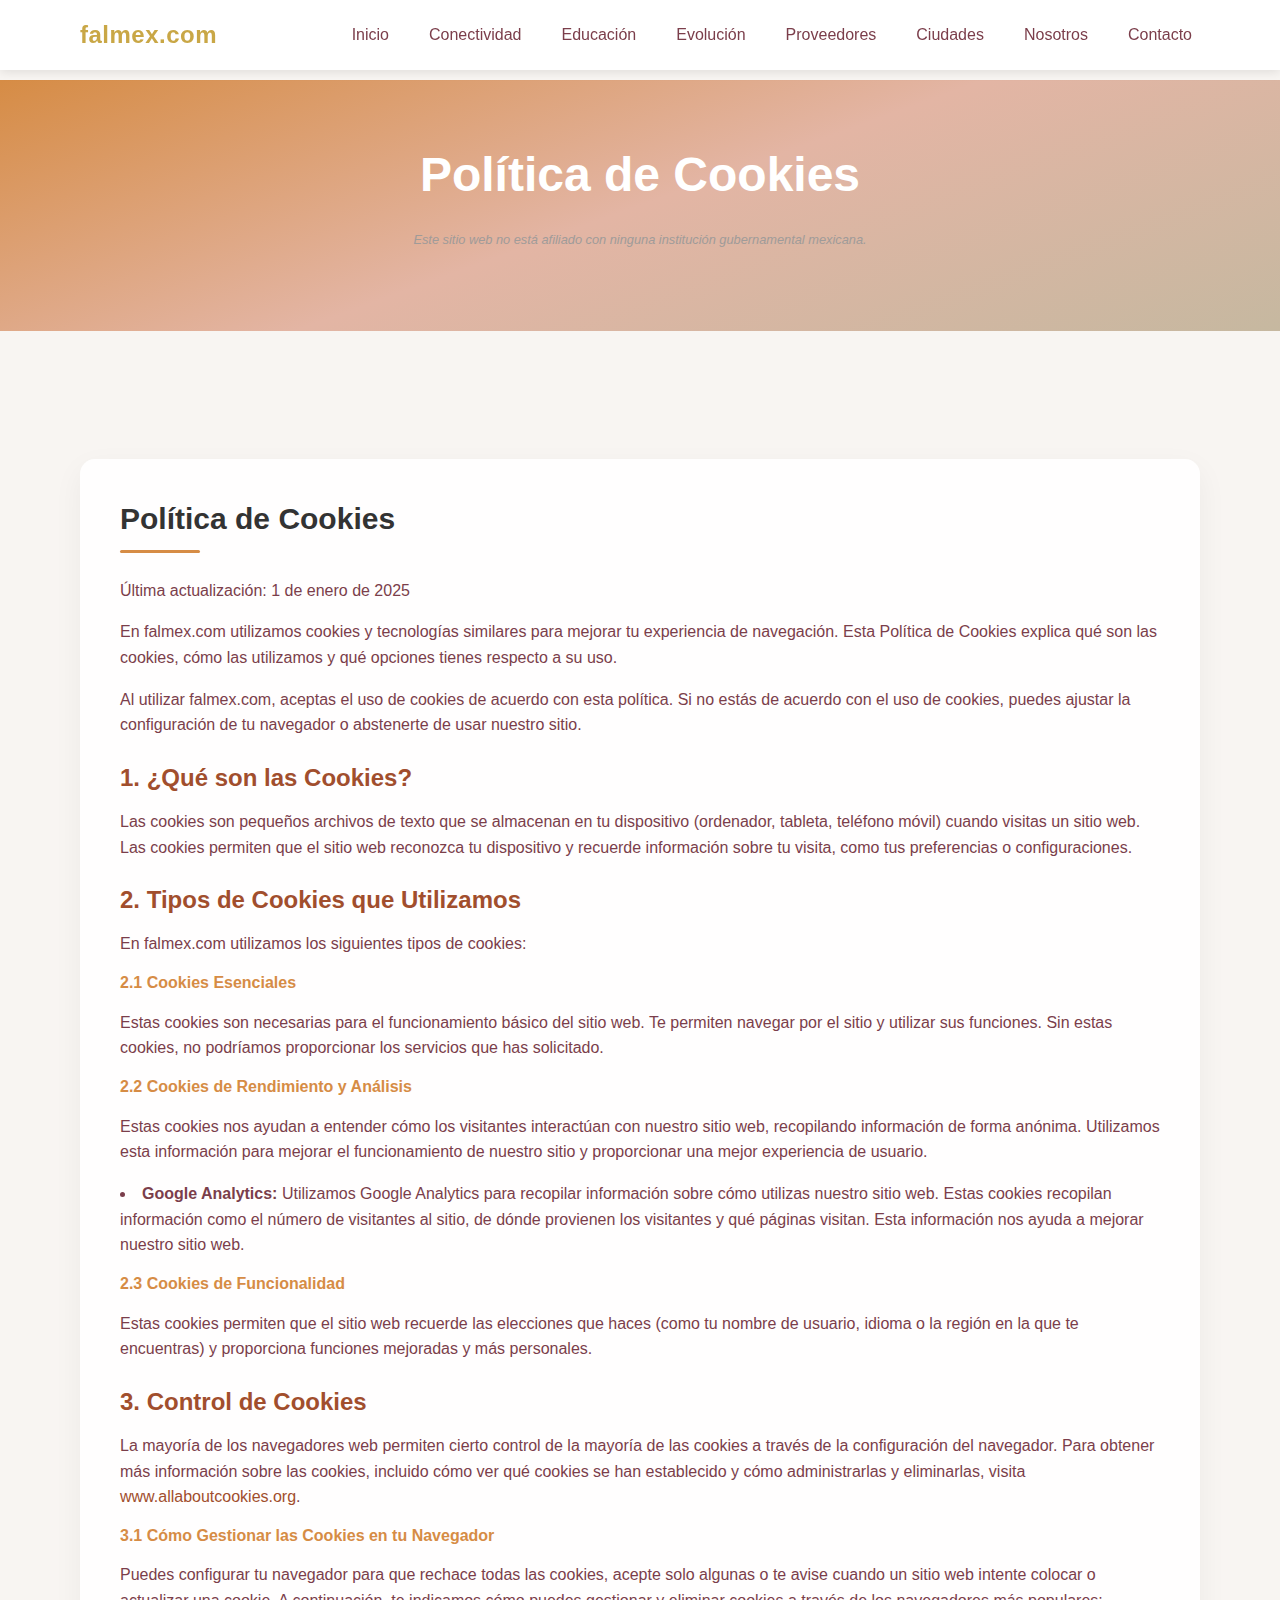
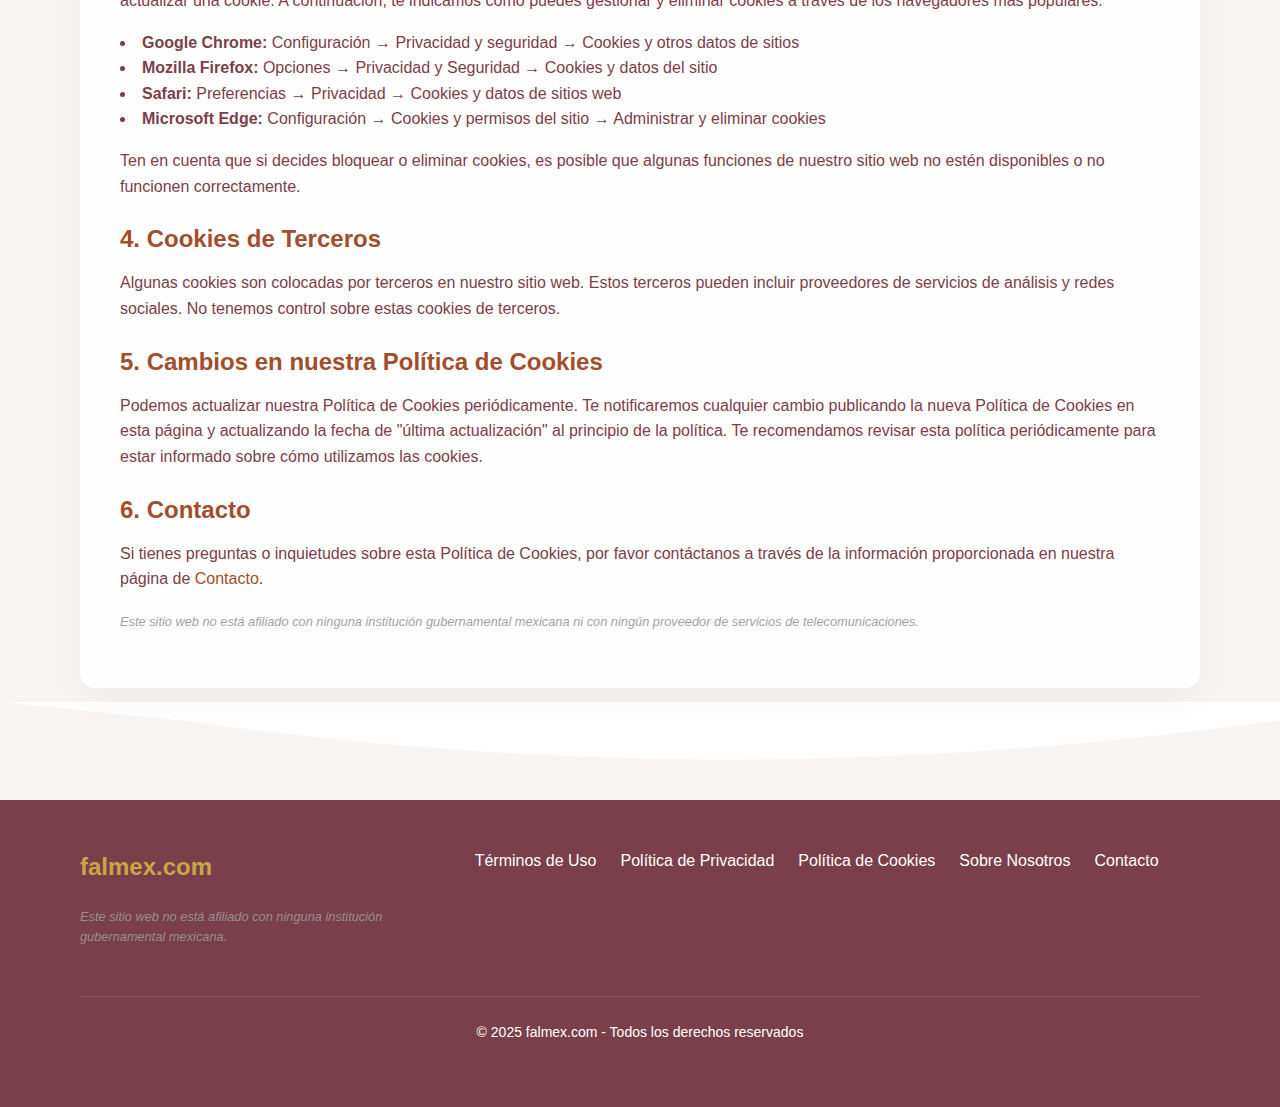
<file: privacy-cookies.html>
<!DOCTYPE html>
<html lang="es">
<head>
    <meta charset="UTF-8">
    <meta name="viewport" content="width=device-width, initial-scale=1.0">
    <meta name="description" content="Política de cookies de falmex.com, información sobre cómo utilizamos cookies y tecnologías similares en nuestro sitio web.">
    <title>Política de Cookies - falmex.com</title>
    <link rel="icon" href="images/favicon.ico" type="image/x-icon">
    <link rel="stylesheet" href="css/styles.css">
</head>
<body>
    <header class="site-header">
        <div class="container">
            <div class="logo">
                <a href="index.html">falmex.com</a>
            </div>
            <nav class="main-nav">
                <button class="menu-toggle" aria-label="Abrir menú">
                    <span></span>
                    <span></span>
                    <span></span>
                </button>
                <ul class="nav-list">
                    <li><a href="index.html">Inicio</a></li>
                    <li><a href="conectividad.html">Conectividad</a></li>
                    <li><a href="educacion.html">Educación</a></li>
                    <li><a href="evolucion.html">Evolución</a></li>
                    <li><a href="proveedores.html">Proveedores</a></li>
                    <li><a href="ciudades.html">Ciudades</a></li>
                    <li><a href="about.html">Nosotros</a></li>
                    <li><a href="contacto.html">Contacto</a></li>
                </ul>
            </nav>
        </div>
    </header>

    <main>
        <section class="hero">
            <div class="container">
                <h1>Política de Cookies</h1>
                <p class="disclaimer">Este sitio web no está afiliado con ninguna institución gubernamental mexicana.</p>
            </div>
        </section>

        <section class="content-section">
            <div class="container">
                <article class="legal-content">
                    <h2>Política de Cookies</h2>
                    <p>Última actualización: 1 de enero de 2025</p>
                    
                    <p>En falmex.com utilizamos cookies y tecnologías similares para mejorar tu experiencia de navegación. Esta Política de Cookies explica qué son las cookies, cómo las utilizamos y qué opciones tienes respecto a su uso.</p>
                    
                    <p>Al utilizar falmex.com, aceptas el uso de cookies de acuerdo con esta política. Si no estás de acuerdo con el uso de cookies, puedes ajustar la configuración de tu navegador o abstenerte de usar nuestro sitio.</p>
                    
                    <h3>1. ¿Qué son las Cookies?</h3>
                    <p>Las cookies son pequeños archivos de texto que se almacenan en tu dispositivo (ordenador, tableta, teléfono móvil) cuando visitas un sitio web. Las cookies permiten que el sitio web reconozca tu dispositivo y recuerde información sobre tu visita, como tus preferencias o configuraciones.</p>
                    
                    <h3>2. Tipos de Cookies que Utilizamos</h3>
                    <p>En falmex.com utilizamos los siguientes tipos de cookies:</p>
                    
                    <h4>2.1 Cookies Esenciales</h4>
                    <p>Estas cookies son necesarias para el funcionamiento básico del sitio web. Te permiten navegar por el sitio y utilizar sus funciones. Sin estas cookies, no podríamos proporcionar los servicios que has solicitado.</p>
                    
                    <h4>2.2 Cookies de Rendimiento y Análisis</h4>
                    <p>Estas cookies nos ayudan a entender cómo los visitantes interactúan con nuestro sitio web, recopilando información de forma anónima. Utilizamos esta información para mejorar el funcionamiento de nuestro sitio y proporcionar una mejor experiencia de usuario.</p>
                    <ul>
                        <li><strong>Google Analytics:</strong> Utilizamos Google Analytics para recopilar información sobre cómo utilizas nuestro sitio web. Estas cookies recopilan información como el número de visitantes al sitio, de dónde provienen los visitantes y qué páginas visitan. Esta información nos ayuda a mejorar nuestro sitio web.</li>
                    </ul>
                    
                    <h4>2.3 Cookies de Funcionalidad</h4>
                    <p>Estas cookies permiten que el sitio web recuerde las elecciones que haces (como tu nombre de usuario, idioma o la región en la que te encuentras) y proporciona funciones mejoradas y más personales.</p>
                    
                    <h3>3. Control de Cookies</h3>
                    <p>La mayoría de los navegadores web permiten cierto control de la mayoría de las cookies a través de la configuración del navegador. Para obtener más información sobre las cookies, incluido cómo ver qué cookies se han establecido y cómo administrarlas y eliminarlas, visita <a href="https://www.allaboutcookies.org" target="_blank">www.allaboutcookies.org</a>.</p>
                    
                    <h4>3.1 Cómo Gestionar las Cookies en tu Navegador</h4>
                    <p>Puedes configurar tu navegador para que rechace todas las cookies, acepte solo algunas o te avise cuando un sitio web intente colocar o actualizar una cookie. A continuación, te indicamos cómo puedes gestionar y eliminar cookies a través de los navegadores más populares:</p>
                    <ul>
                        <li><strong>Google Chrome:</strong> Configuración → Privacidad y seguridad → Cookies y otros datos de sitios</li>
                        <li><strong>Mozilla Firefox:</strong> Opciones → Privacidad y Seguridad → Cookies y datos del sitio</li>
                        <li><strong>Safari:</strong> Preferencias → Privacidad → Cookies y datos de sitios web</li>
                        <li><strong>Microsoft Edge:</strong> Configuración → Cookies y permisos del sitio → Administrar y eliminar cookies</li>
                    </ul>
                    <p>Ten en cuenta que si decides bloquear o eliminar cookies, es posible que algunas funciones de nuestro sitio web no estén disponibles o no funcionen correctamente.</p>
                    
                    <h3>4. Cookies de Terceros</h3>
                    <p>Algunas cookies son colocadas por terceros en nuestro sitio web. Estos terceros pueden incluir proveedores de servicios de análisis y redes sociales. No tenemos control sobre estas cookies de terceros.</p>
                    
                    <h3>5. Cambios en nuestra Política de Cookies</h3>
                    <p>Podemos actualizar nuestra Política de Cookies periódicamente. Te notificaremos cualquier cambio publicando la nueva Política de Cookies en esta página y actualizando la fecha de "última actualización" al principio de la política. Te recomendamos revisar esta política periódicamente para estar informado sobre cómo utilizamos las cookies.</p>
                    
                    <h3>6. Contacto</h3>
                    <p>Si tienes preguntas o inquietudes sobre esta Política de Cookies, por favor contáctanos a través de la información proporcionada en nuestra página de <a href="contacto.html">Contacto</a>.</p>
                    
                    <p class="disclaimer">Este sitio web no está afiliado con ninguna institución gubernamental mexicana ni con ningún proveedor de servicios de telecomunicaciones.</p>
                </article>
            </div>
            <div class="wave-bottom"></div>
        </section>
    </main>

    <div class="cookie-consent">
        <div class="cookie-content">
            <p>Utilizamos cookies para mejorar tu experiencia. Al continuar navegando, aceptas nuestra <a href="privacy-cookies.html">Política de Cookies</a>.</p>
            <div class="cookie-buttons">
                <button class="accept-cookies">Aceptar</button>
                <a href="privacy-policy.html" class="cookie-link">Política de Privacidad</a>
                <a href="terms.html" class="cookie-link">Términos de Uso</a>
            </div>
        </div>
    </div>

    <footer class="site-footer">
        <div class="container">
            <div class="footer-content">
                <div class="footer-logo">
                    <p>falmex.com</p>
                    <p class="disclaimer">Este sitio web no está afiliado con ninguna institución gubernamental mexicana.</p>
                </div>
                <div class="footer-links">
                    <ul>
                        <li><a href="terms.html">Términos de Uso</a></li>
                        <li><a href="privacy-policy.html">Política de Privacidad</a></li>
                        <li><a href="privacy-cookies.html">Política de Cookies</a></li>
                        <li><a href="about.html">Sobre Nosotros</a></li>
                        <li><a href="contacto.html">Contacto</a></li>
                    </ul>
                </div>
            </div>
            <div class="copyright">
                <p>&copy; 2025 falmex.com - Todos los derechos reservados</p>
            </div>
        </div>
    </footer>

    <script src="js/main.js"></script>
</body>
</html>
</file>
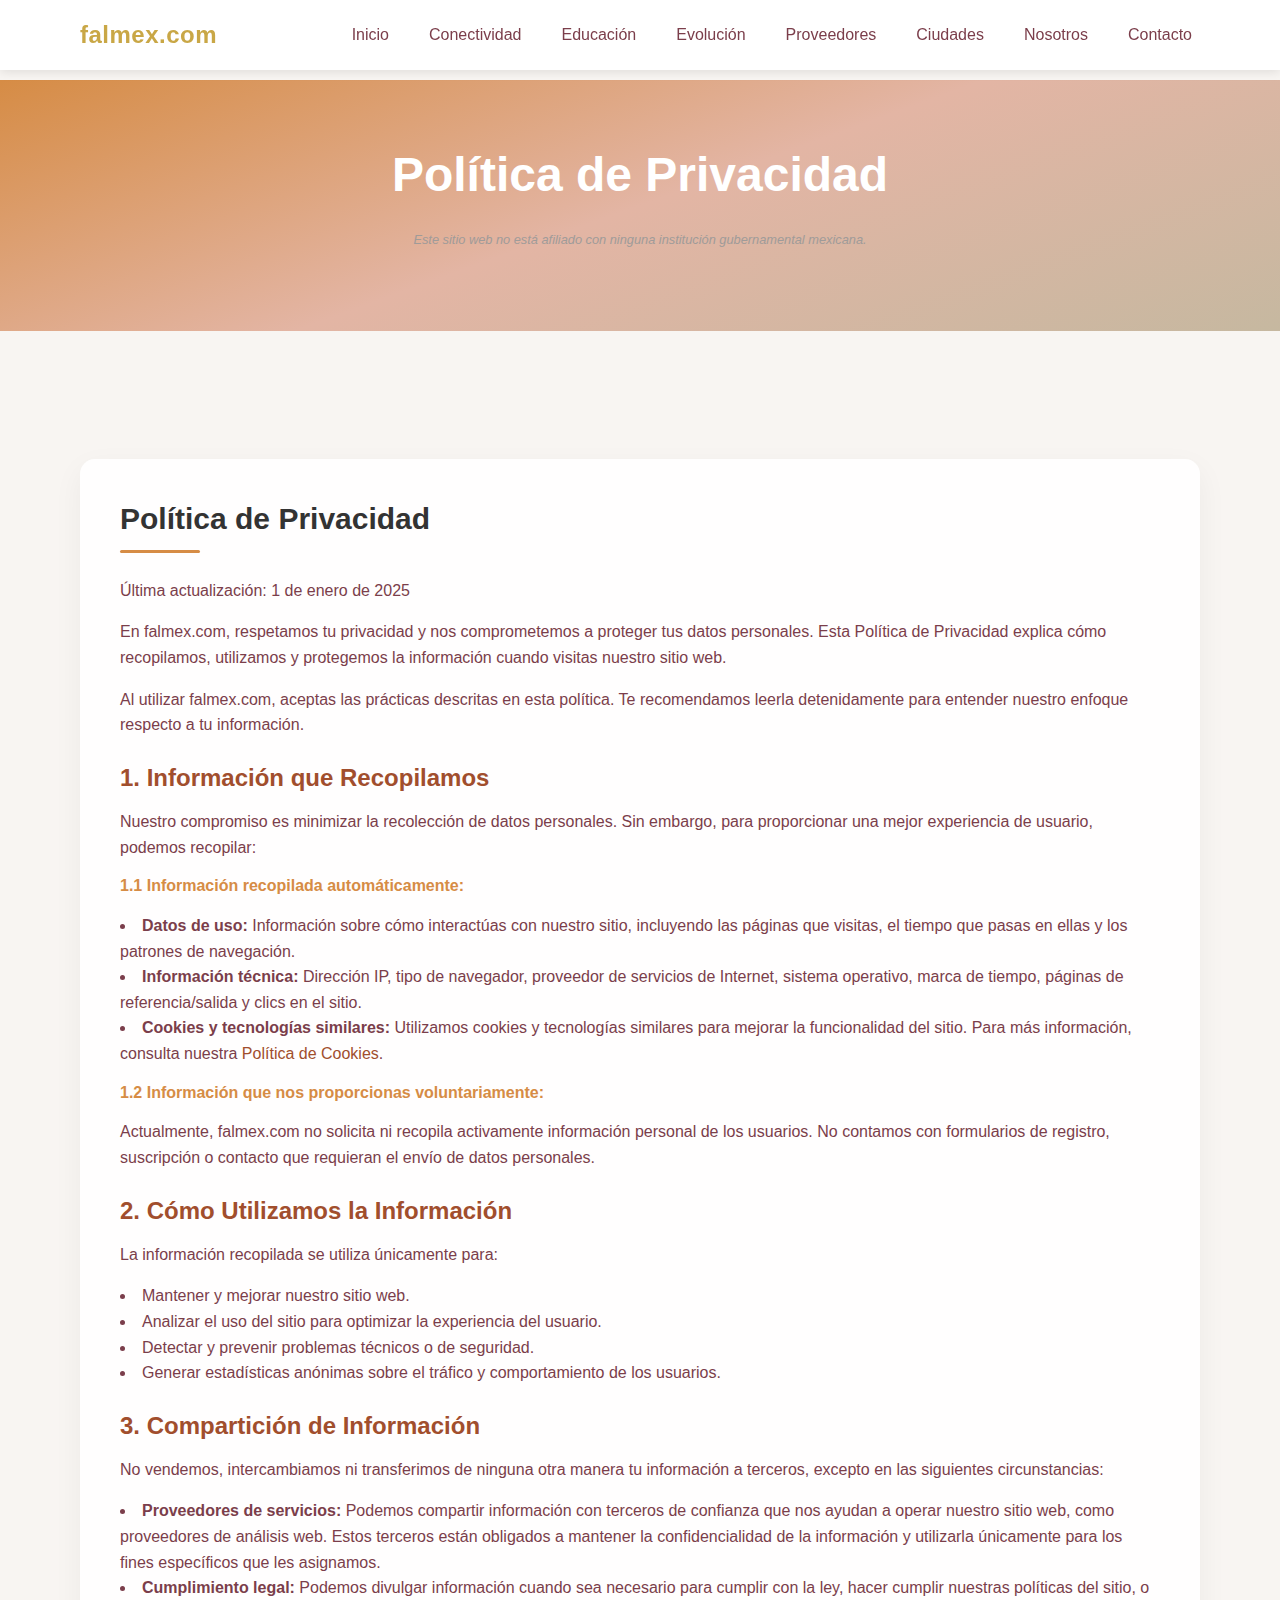
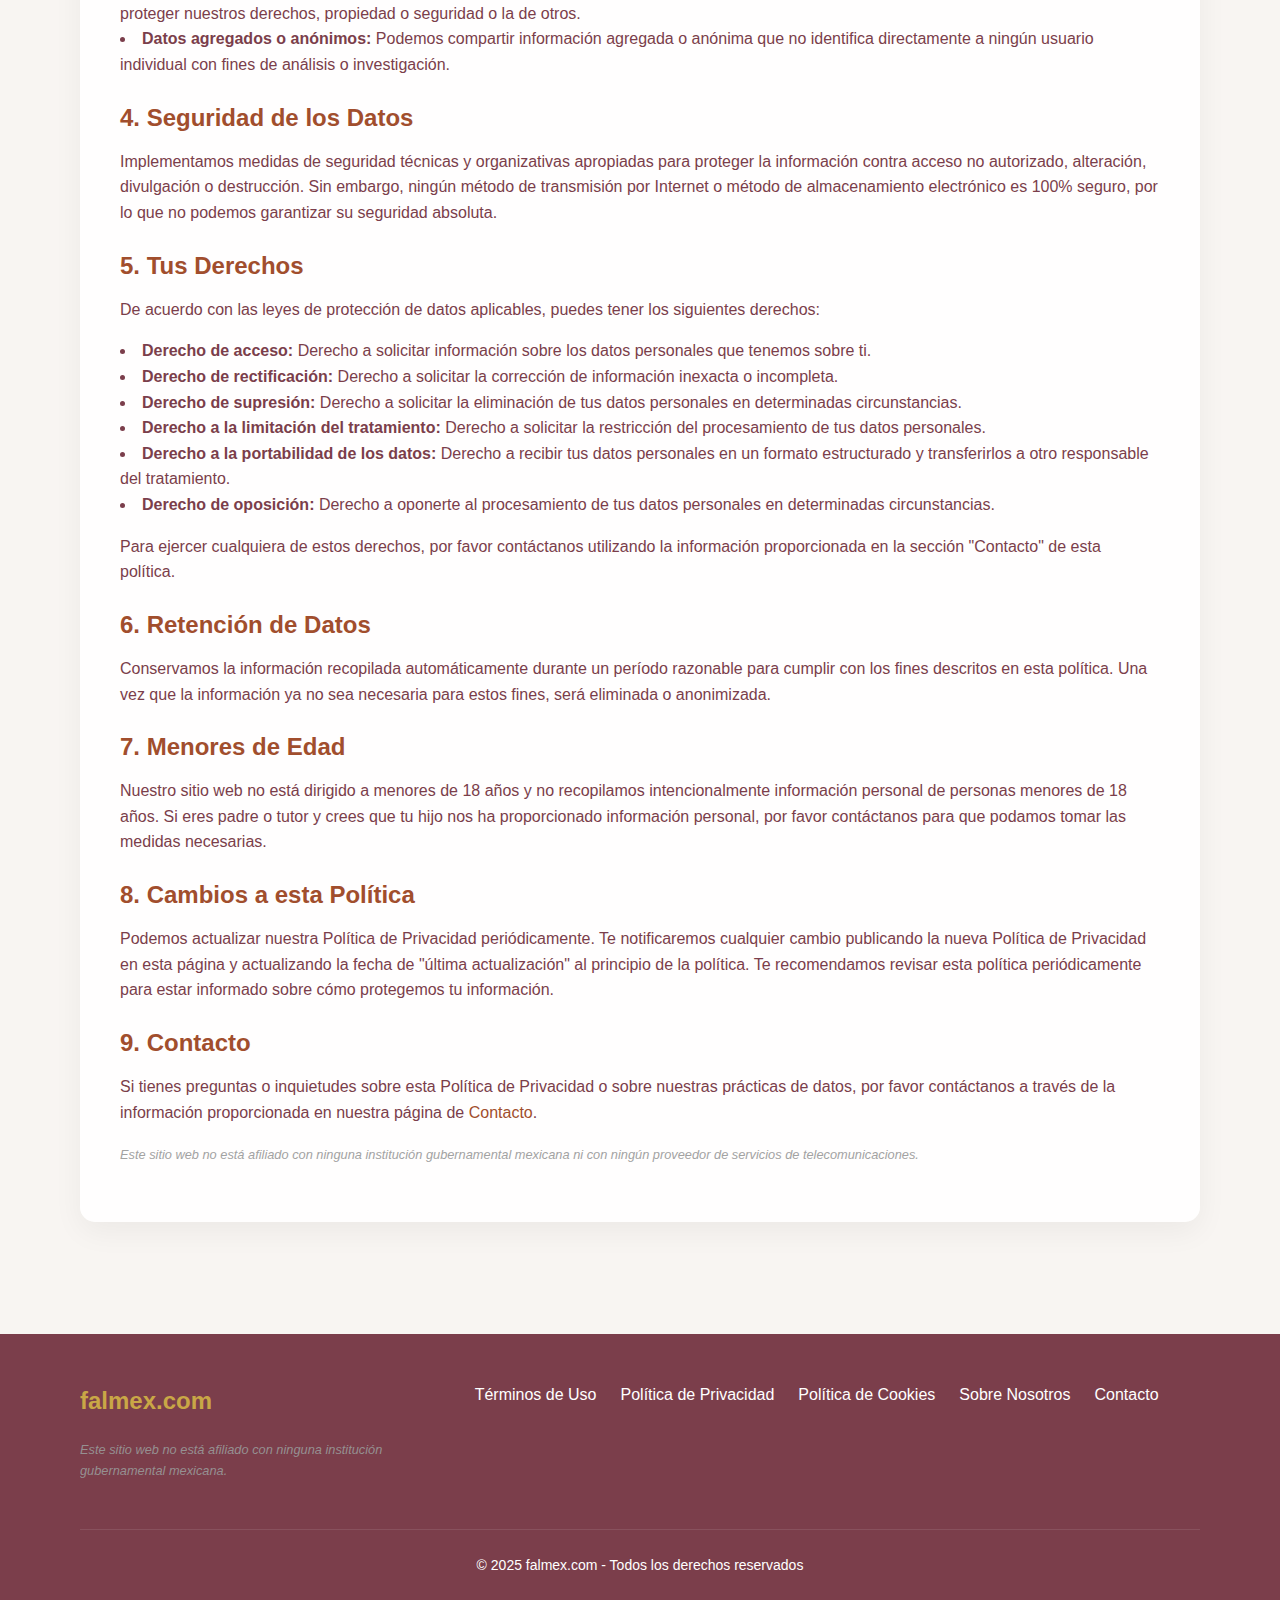
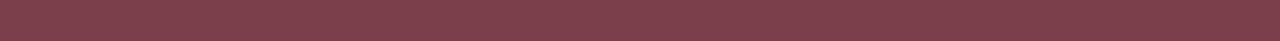
<file: privacy-policy.html>
<!DOCTYPE html>
<html lang="es">
<head>
    <meta charset="UTF-8">
    <meta name="viewport" content="width=device-width, initial-scale=1.0">
    <meta name="description" content="Política de privacidad de falmex.com, información sobre cómo tratamos tus datos al navegar por nuestro sitio informativo.">
    <title>Política de Privacidad - falmex.com</title>
    <link rel="icon" href="images/favicon.ico" type="image/x-icon">
    <link rel="stylesheet" href="css/styles.css">
</head>
<body>
    <header class="site-header">
        <div class="container">
            <div class="logo">
                <a href="index.html">falmex.com</a>
            </div>
            <nav class="main-nav">
                <button class="menu-toggle" aria-label="Abrir menú">
                    <span></span>
                    <span></span>
                    <span></span>
                </button>
                <ul class="nav-list">
                    <li><a href="index.html">Inicio</a></li>
                    <li><a href="conectividad.html">Conectividad</a></li>
                    <li><a href="educacion.html">Educación</a></li>
                    <li><a href="evolucion.html">Evolución</a></li>
                    <li><a href="proveedores.html">Proveedores</a></li>
                    <li><a href="ciudades.html">Ciudades</a></li>
                    <li><a href="about.html">Nosotros</a></li>
                    <li><a href="contacto.html">Contacto</a></li>
                </ul>
            </nav>
        </div>
    </header>

    <main>
        <section class="hero">
            <div class="container">
                <h1>Política de Privacidad</h1>
                <p class="disclaimer">Este sitio web no está afiliado con ninguna institución gubernamental mexicana.</p>
            </div>
        </section>

        <section class="content-section">
            <div class="container">
                <article class="legal-content">
                    <h2>Política de Privacidad</h2>
                    <p>Última actualización: 1 de enero de 2025</p>
                    
                    <p>En falmex.com, respetamos tu privacidad y nos comprometemos a proteger tus datos personales. Esta Política de Privacidad explica cómo recopilamos, utilizamos y protegemos la información cuando visitas nuestro sitio web.</p>
                    
                    <p>Al utilizar falmex.com, aceptas las prácticas descritas en esta política. Te recomendamos leerla detenidamente para entender nuestro enfoque respecto a tu información.</p>
                    
                    <h3>1. Información que Recopilamos</h3>
                    <p>Nuestro compromiso es minimizar la recolección de datos personales. Sin embargo, para proporcionar una mejor experiencia de usuario, podemos recopilar:</p>
                    
                    <h4>1.1 Información recopilada automáticamente:</h4>
                    <ul>
                        <li><strong>Datos de uso:</strong> Información sobre cómo interactúas con nuestro sitio, incluyendo las páginas que visitas, el tiempo que pasas en ellas y los patrones de navegación.</li>
                        <li><strong>Información técnica:</strong> Dirección IP, tipo de navegador, proveedor de servicios de Internet, sistema operativo, marca de tiempo, páginas de referencia/salida y clics en el sitio.</li>
                        <li><strong>Cookies y tecnologías similares:</strong> Utilizamos cookies y tecnologías similares para mejorar la funcionalidad del sitio. Para más información, consulta nuestra <a href="privacy-cookies.html">Política de Cookies</a>.</li>
                    </ul>
                    
                    <h4>1.2 Información que nos proporcionas voluntariamente:</h4>
                    <p>Actualmente, falmex.com no solicita ni recopila activamente información personal de los usuarios. No contamos con formularios de registro, suscripción o contacto que requieran el envío de datos personales.</p>
                    
                    <h3>2. Cómo Utilizamos la Información</h3>
                    <p>La información recopilada se utiliza únicamente para:</p>
                    <ul>
                        <li>Mantener y mejorar nuestro sitio web.</li>
                        <li>Analizar el uso del sitio para optimizar la experiencia del usuario.</li>
                        <li>Detectar y prevenir problemas técnicos o de seguridad.</li>
                        <li>Generar estadísticas anónimas sobre el tráfico y comportamiento de los usuarios.</li>
                    </ul>
                    
                    <h3>3. Compartición de Información</h3>
                    <p>No vendemos, intercambiamos ni transferimos de ninguna otra manera tu información a terceros, excepto en las siguientes circunstancias:</p>
                    <ul>
                        <li><strong>Proveedores de servicios:</strong> Podemos compartir información con terceros de confianza que nos ayudan a operar nuestro sitio web, como proveedores de análisis web. Estos terceros están obligados a mantener la confidencialidad de la información y utilizarla únicamente para los fines específicos que les asignamos.</li>
                        <li><strong>Cumplimiento legal:</strong> Podemos divulgar información cuando sea necesario para cumplir con la ley, hacer cumplir nuestras políticas del sitio, o proteger nuestros derechos, propiedad o seguridad o la de otros.</li>
                        <li><strong>Datos agregados o anónimos:</strong> Podemos compartir información agregada o anónima que no identifica directamente a ningún usuario individual con fines de análisis o investigación.</li>
                    </ul>
                    
                    <h3>4. Seguridad de los Datos</h3>
                    <p>Implementamos medidas de seguridad técnicas y organizativas apropiadas para proteger la información contra acceso no autorizado, alteración, divulgación o destrucción. Sin embargo, ningún método de transmisión por Internet o método de almacenamiento electrónico es 100% seguro, por lo que no podemos garantizar su seguridad absoluta.</p>
                    
                    <h3>5. Tus Derechos</h3>
                    <p>De acuerdo con las leyes de protección de datos aplicables, puedes tener los siguientes derechos:</p>
                    <ul>
                        <li><strong>Derecho de acceso:</strong> Derecho a solicitar información sobre los datos personales que tenemos sobre ti.</li>
                        <li><strong>Derecho de rectificación:</strong> Derecho a solicitar la corrección de información inexacta o incompleta.</li>
                        <li><strong>Derecho de supresión:</strong> Derecho a solicitar la eliminación de tus datos personales en determinadas circunstancias.</li>
                        <li><strong>Derecho a la limitación del tratamiento:</strong> Derecho a solicitar la restricción del procesamiento de tus datos personales.</li>
                        <li><strong>Derecho a la portabilidad de los datos:</strong> Derecho a recibir tus datos personales en un formato estructurado y transferirlos a otro responsable del tratamiento.</li>
                        <li><strong>Derecho de oposición:</strong> Derecho a oponerte al procesamiento de tus datos personales en determinadas circunstancias.</li>
                    </ul>
                    
                    <p>Para ejercer cualquiera de estos derechos, por favor contáctanos utilizando la información proporcionada en la sección "Contacto" de esta política.</p>
                    
                    <h3>6. Retención de Datos</h3>
                    <p>Conservamos la información recopilada automáticamente durante un período razonable para cumplir con los fines descritos en esta política. Una vez que la información ya no sea necesaria para estos fines, será eliminada o anonimizada.</p>
                    
                    <h3>7. Menores de Edad</h3>
                    <p>Nuestro sitio web no está dirigido a menores de 18 años y no recopilamos intencionalmente información personal de personas menores de 18 años. Si eres padre o tutor y crees que tu hijo nos ha proporcionado información personal, por favor contáctanos para que podamos tomar las medidas necesarias.</p>
                    
                    <h3>8. Cambios a esta Política</h3>
                    <p>Podemos actualizar nuestra Política de Privacidad periódicamente. Te notificaremos cualquier cambio publicando la nueva Política de Privacidad en esta página y actualizando la fecha de "última actualización" al principio de la política. Te recomendamos revisar esta política periódicamente para estar informado sobre cómo protegemos tu información.</p>
                    
                    <h3>9. Contacto</h3>
                    <p>Si tienes preguntas o inquietudes sobre esta Política de Privacidad o sobre nuestras prácticas de datos, por favor contáctanos a través de la información proporcionada en nuestra página de <a href="contacto.html">Contacto</a>.</p>
                    
                    <p class="disclaimer">Este sitio web no está afiliado con ninguna institución gubernamental mexicana ni con ningún proveedor de servicios de telecomunicaciones.</p>
                </article>
            </div>
        </section>
    </main>

    <div class="cookie-consent">
        <div class="cookie-content">
            <p>Utilizamos cookies para mejorar tu experiencia. Al continuar navegando, aceptas nuestra <a href="privacy-cookies.html">Política de Cookies</a>.</p>
            <div class="cookie-buttons">
                <button class="accept-cookies">Aceptar</button>
                <a href="privacy-policy.html" class="cookie-link">Política de Privacidad</a>
                <a href="terms.html" class="cookie-link">Términos de Uso</a>
            </div>
        </div>
    </div>

    <footer class="site-footer">
        <div class="container">
            <div class="footer-content">
                <div class="footer-logo">
                    <p>falmex.com</p>
                    <p class="disclaimer">Este sitio web no está afiliado con ninguna institución gubernamental mexicana.</p>
                </div>
                <div class="footer-links">
                    <ul>
                        <li><a href="terms.html">Términos de Uso</a></li>
                        <li><a href="privacy-policy.html">Política de Privacidad</a></li>
                        <li><a href="privacy-cookies.html">Política de Cookies</a></li>
                        <li><a href="about.html">Sobre Nosotros</a></li>
                        <li><a href="contacto.html">Contacto</a></li>
                    </ul>
                </div>
            </div>
            <div class="copyright">
                <p>&copy; 2025 falmex.com - Todos los derechos reservados</p>
            </div>
        </div>
    </footer>

    <script src="js/main.js"></script>
</body>
</html>
</file>
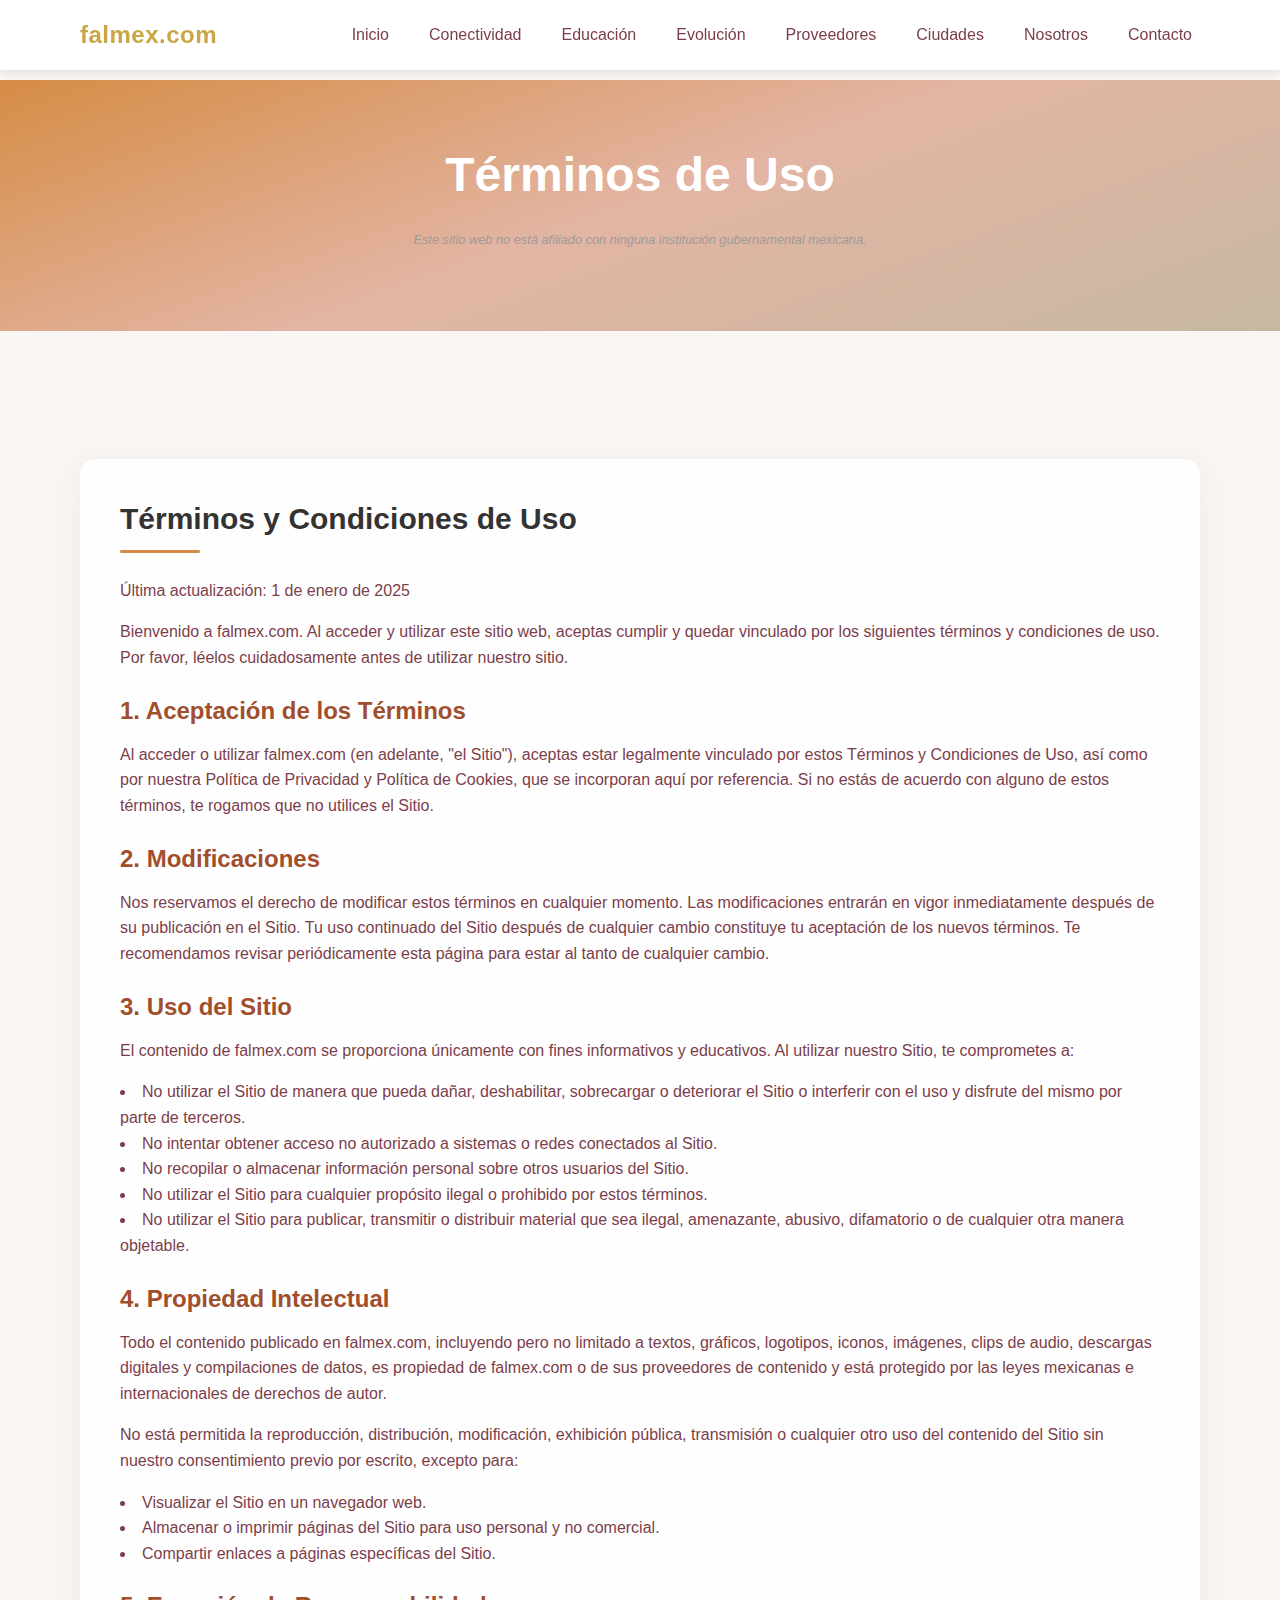
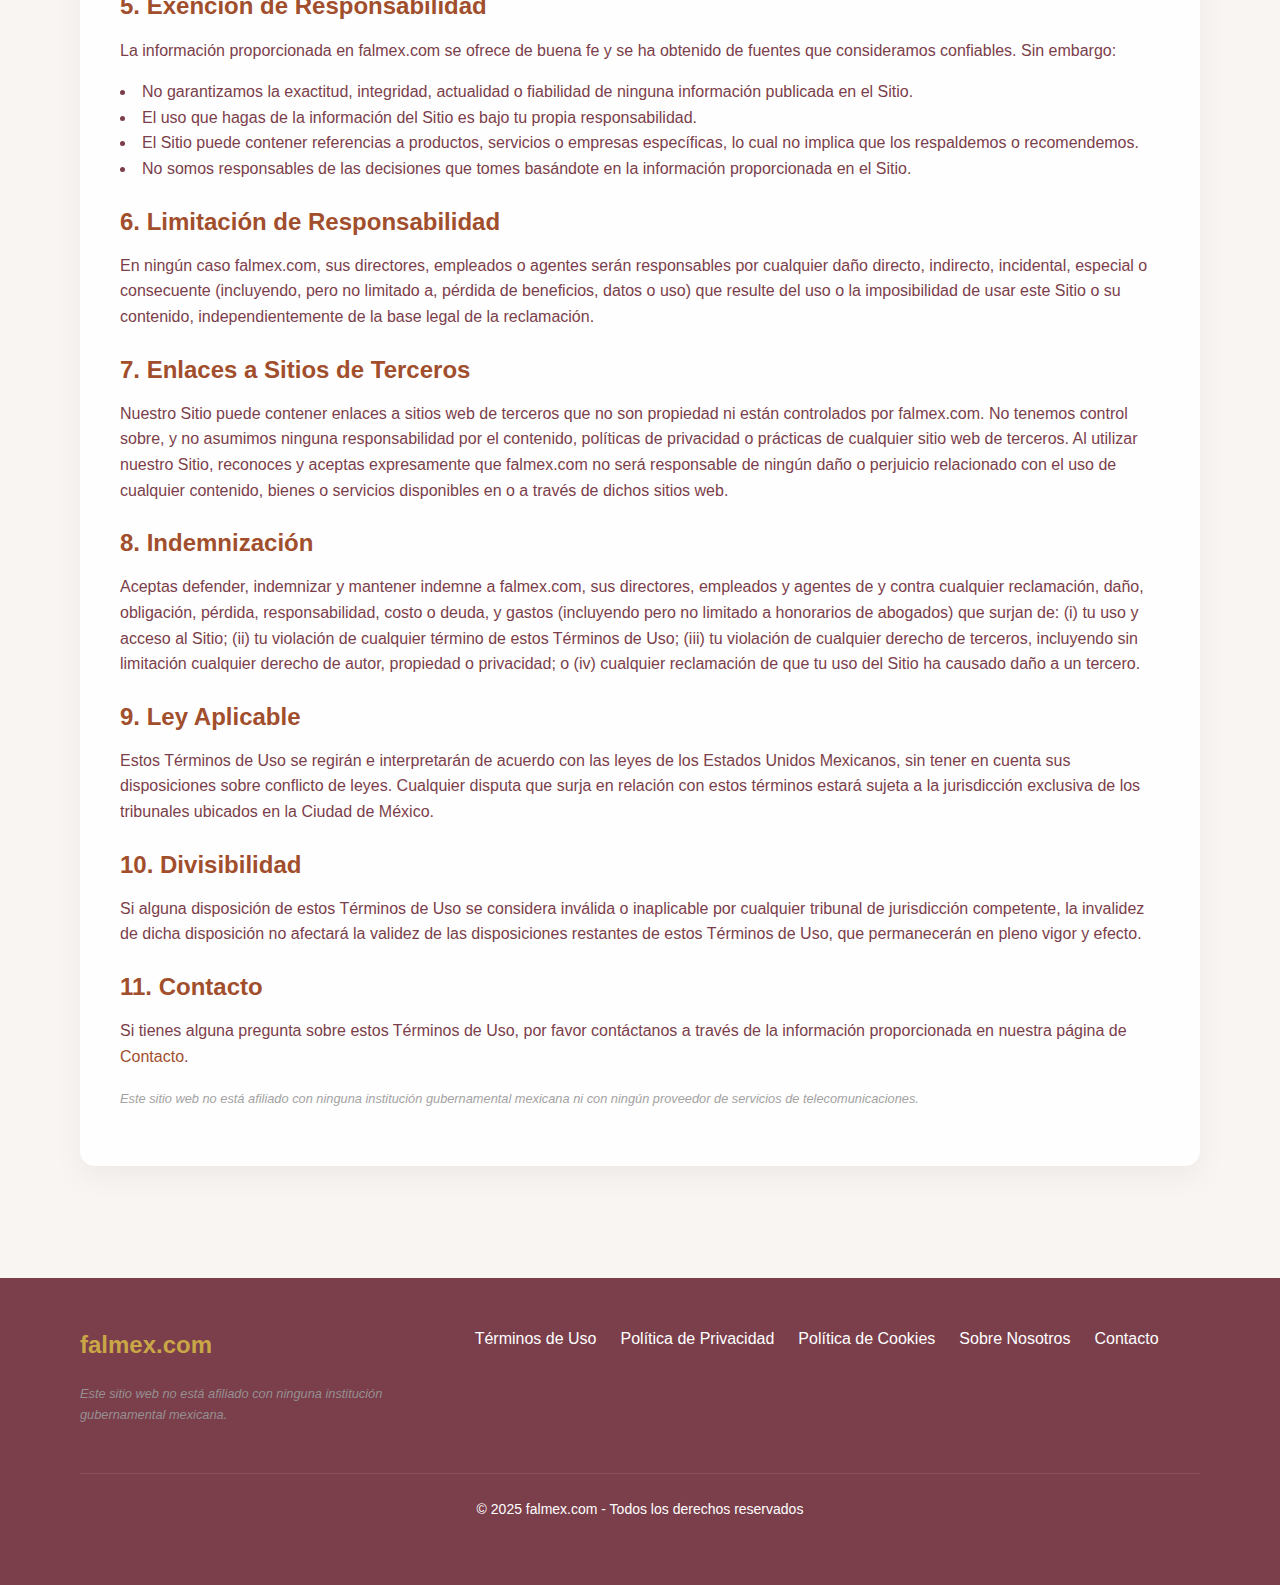
<file: terms.html>
<!DOCTYPE html>
<html lang="es">
<head>
    <meta charset="UTF-8">
    <meta name="viewport" content="width=device-width, initial-scale=1.0">
    <meta name="description" content="Términos y condiciones de uso de falmex.com, sitio informativo sobre telecomunicaciones y tecnología en México.">
    <title>Términos de Uso - falmex.com</title>
    <link rel="icon" href="images/favicon.ico" type="image/x-icon">
    <link rel="stylesheet" href="css/styles.css">
</head>
<body>
    <header class="site-header">
        <div class="container">
            <div class="logo">
                <a href="index.html">falmex.com</a>
            </div>
            <nav class="main-nav">
                <button class="menu-toggle" aria-label="Abrir menú">
                    <span></span>
                    <span></span>
                    <span></span>
                </button>
                <ul class="nav-list">
                    <li><a href="index.html">Inicio</a></li>
                    <li><a href="conectividad.html">Conectividad</a></li>
                    <li><a href="educacion.html">Educación</a></li>
                    <li><a href="evolucion.html">Evolución</a></li>
                    <li><a href="proveedores.html">Proveedores</a></li>
                    <li><a href="ciudades.html">Ciudades</a></li>
                    <li><a href="about.html">Nosotros</a></li>
                    <li><a href="contacto.html">Contacto</a></li>
                </ul>
            </nav>
        </div>
    </header>

    <main>
        <section class="hero">
            <div class="container">
                <h1>Términos de Uso</h1>
                <p class="disclaimer">Este sitio web no está afiliado con ninguna institución gubernamental mexicana.</p>
            </div>
        </section>

        <section class="content-section">
            <div class="container">
                <article class="legal-content">
                    <h2>Términos y Condiciones de Uso</h2>
                    <p>Última actualización: 1 de enero de 2025</p>
                    
                    <p>Bienvenido a falmex.com. Al acceder y utilizar este sitio web, aceptas cumplir y quedar vinculado por los siguientes términos y condiciones de uso. Por favor, léelos cuidadosamente antes de utilizar nuestro sitio.</p>
                    
                    <h3>1. Aceptación de los Términos</h3>
                    <p>Al acceder o utilizar falmex.com (en adelante, "el Sitio"), aceptas estar legalmente vinculado por estos Términos y Condiciones de Uso, así como por nuestra Política de Privacidad y Política de Cookies, que se incorporan aquí por referencia. Si no estás de acuerdo con alguno de estos términos, te rogamos que no utilices el Sitio.</p>
                    
                    <h3>2. Modificaciones</h3>
                    <p>Nos reservamos el derecho de modificar estos términos en cualquier momento. Las modificaciones entrarán en vigor inmediatamente después de su publicación en el Sitio. Tu uso continuado del Sitio después de cualquier cambio constituye tu aceptación de los nuevos términos. Te recomendamos revisar periódicamente esta página para estar al tanto de cualquier cambio.</p>
                    
                    <h3>3. Uso del Sitio</h3>
                    <p>El contenido de falmex.com se proporciona únicamente con fines informativos y educativos. Al utilizar nuestro Sitio, te comprometes a:</p>
                    <ul>
                        <li>No utilizar el Sitio de manera que pueda dañar, deshabilitar, sobrecargar o deteriorar el Sitio o interferir con el uso y disfrute del mismo por parte de terceros.</li>
                        <li>No intentar obtener acceso no autorizado a sistemas o redes conectados al Sitio.</li>
                        <li>No recopilar o almacenar información personal sobre otros usuarios del Sitio.</li>
                        <li>No utilizar el Sitio para cualquier propósito ilegal o prohibido por estos términos.</li>
                        <li>No utilizar el Sitio para publicar, transmitir o distribuir material que sea ilegal, amenazante, abusivo, difamatorio o de cualquier otra manera objetable.</li>
                    </ul>
                    
                    <h3>4. Propiedad Intelectual</h3>
                    <p>Todo el contenido publicado en falmex.com, incluyendo pero no limitado a textos, gráficos, logotipos, iconos, imágenes, clips de audio, descargas digitales y compilaciones de datos, es propiedad de falmex.com o de sus proveedores de contenido y está protegido por las leyes mexicanas e internacionales de derechos de autor.</p>
                    
                    <p>No está permitida la reproducción, distribución, modificación, exhibición pública, transmisión o cualquier otro uso del contenido del Sitio sin nuestro consentimiento previo por escrito, excepto para:</p>
                    <ul>
                        <li>Visualizar el Sitio en un navegador web.</li>
                        <li>Almacenar o imprimir páginas del Sitio para uso personal y no comercial.</li>
                        <li>Compartir enlaces a páginas específicas del Sitio.</li>
                    </ul>
                    
                    <h3>5. Exención de Responsabilidad</h3>
                    <p>La información proporcionada en falmex.com se ofrece de buena fe y se ha obtenido de fuentes que consideramos confiables. Sin embargo:</p>
                    <ul>
                        <li>No garantizamos la exactitud, integridad, actualidad o fiabilidad de ninguna información publicada en el Sitio.</li>
                        <li>El uso que hagas de la información del Sitio es bajo tu propia responsabilidad.</li>
                        <li>El Sitio puede contener referencias a productos, servicios o empresas específicas, lo cual no implica que los respaldemos o recomendemos.</li>
                        <li>No somos responsables de las decisiones que tomes basándote en la información proporcionada en el Sitio.</li>
                    </ul>
                    
                    <h3>6. Limitación de Responsabilidad</h3>
                    <p>En ningún caso falmex.com, sus directores, empleados o agentes serán responsables por cualquier daño directo, indirecto, incidental, especial o consecuente (incluyendo, pero no limitado a, pérdida de beneficios, datos o uso) que resulte del uso o la imposibilidad de usar este Sitio o su contenido, independientemente de la base legal de la reclamación.</p>
                    
                    <h3>7. Enlaces a Sitios de Terceros</h3>
                    <p>Nuestro Sitio puede contener enlaces a sitios web de terceros que no son propiedad ni están controlados por falmex.com. No tenemos control sobre, y no asumimos ninguna responsabilidad por el contenido, políticas de privacidad o prácticas de cualquier sitio web de terceros. Al utilizar nuestro Sitio, reconoces y aceptas expresamente que falmex.com no será responsable de ningún daño o perjuicio relacionado con el uso de cualquier contenido, bienes o servicios disponibles en o a través de dichos sitios web.</p>
                    
                    <h3>8. Indemnización</h3>
                    <p>Aceptas defender, indemnizar y mantener indemne a falmex.com, sus directores, empleados y agentes de y contra cualquier reclamación, daño, obligación, pérdida, responsabilidad, costo o deuda, y gastos (incluyendo pero no limitado a honorarios de abogados) que surjan de: (i) tu uso y acceso al Sitio; (ii) tu violación de cualquier término de estos Términos de Uso; (iii) tu violación de cualquier derecho de terceros, incluyendo sin limitación cualquier derecho de autor, propiedad o privacidad; o (iv) cualquier reclamación de que tu uso del Sitio ha causado daño a un tercero.</p>
                    
                    <h3>9. Ley Aplicable</h3>
                    <p>Estos Términos de Uso se regirán e interpretarán de acuerdo con las leyes de los Estados Unidos Mexicanos, sin tener en cuenta sus disposiciones sobre conflicto de leyes. Cualquier disputa que surja en relación con estos términos estará sujeta a la jurisdicción exclusiva de los tribunales ubicados en la Ciudad de México.</p>
                    
                    <h3>10. Divisibilidad</h3>
                    <p>Si alguna disposición de estos Términos de Uso se considera inválida o inaplicable por cualquier tribunal de jurisdicción competente, la invalidez de dicha disposición no afectará la validez de las disposiciones restantes de estos Términos de Uso, que permanecerán en pleno vigor y efecto.</p>
                    
                    <h3>11. Contacto</h3>
                    <p>Si tienes alguna pregunta sobre estos Términos de Uso, por favor contáctanos a través de la información proporcionada en nuestra página de <a href="contacto.html">Contacto</a>.</p>
                    
                    <p class="disclaimer">Este sitio web no está afiliado con ninguna institución gubernamental mexicana ni con ningún proveedor de servicios de telecomunicaciones.</p>
                </article>
            </div>
        </section>
    </main>

    <div class="cookie-consent">
        <div class="cookie-content">
            <p>Utilizamos cookies para mejorar tu experiencia. Al continuar navegando, aceptas nuestra <a href="privacy-cookies.html">Política de Cookies</a>.</p>
            <div class="cookie-buttons">
                <button class="accept-cookies">Aceptar</button>
                <a href="privacy-policy.html" class="cookie-link">Política de Privacidad</a>
                <a href="terms.html" class="cookie-link">Términos de Uso</a>
            </div>
        </div>
    </div>

    <footer class="site-footer">
        <div class="container">
            <div class="footer-content">
                <div class="footer-logo">
                    <p>falmex.com</p>
                    <p class="disclaimer">Este sitio web no está afiliado con ninguna institución gubernamental mexicana.</p>
                </div>
                <div class="footer-links">
                    <ul>
                        <li><a href="terms.html">Términos de Uso</a></li>
                        <li><a href="privacy-policy.html">Política de Privacidad</a></li>
                        <li><a href="privacy-cookies.html">Política de Cookies</a></li>
                        <li><a href="about.html">Sobre Nosotros</a></li>
                        <li><a href="contacto.html">Contacto</a></li>
                    </ul>
                </div>
            </div>
            <div class="copyright">
                <p>&copy; 2025 falmex.com - Todos los derechos reservados</p>
            </div>
        </div>
    </footer>

    <script src="js/main.js"></script>
</body>
</html>
</file>
<file: css/styles.css>
/* Variables */
:root {
    --amber-clay: #D68C45;
    --rose-sand: #E3B5A4;
    --burnt-copper: #A14E2D;
    --soft-taupe: #C6B8A0;
    --velvet-wine: #7B3E4B;
    --dusty-gold: #C9A746;
    
    /* Gradients */
    --gradient-amber-copper: linear-gradient(135deg, #D68C45, #A14E2D);
    --gradient-rose-taupe: linear-gradient(120deg, #E3B5A4, #C6B8A0);
    --gradient-wine-gold: linear-gradient(145deg, #7B3E4B, #C9A746);
    --gradient-clay-rose-taupe: linear-gradient(160deg, #D68C45, #E3B5A4, #C6B8A0);
    
    /* Font sizes */
    --font-xs: 0.75rem;
    --font-sm: 0.875rem;
    --font-base: 1rem;
    --font-md: 1.125rem;
    --font-lg: 1.25rem;
    --font-xl: 1.5rem;
    --font-2xl: 1.875rem;
    --font-3xl: 2.25rem;
    --font-4xl: 3rem;
    
    /* Spacing */
    --space-xs: 0.25rem;
    --space-sm: 0.5rem;
    --space-md: 1rem;
    --space-lg: 1.5rem;
    --space-xl: 2rem;
    --space-2xl: 3rem;
    --space-3xl: 4rem;
    
    /* Border radius */
    --radius-sm: 0.25rem;
    --radius-md: 0.5rem;
    --radius-lg: 1rem;
    --radius-full: 9999px;
}

/* Reset & Base Styles */
* {
    margin: 0;
    padding: 0;
    box-sizing: border-box;
}

html {
    scroll-behavior: smooth;
}

body {
    font-family: 'Segoe UI', Tahoma, Geneva, Verdana, sans-serif;
    line-height: 1.6;
    color: var(--velvet-wine);
    background-color: #f8f5f2;
}

img {
    max-width: 100%;
    height: auto;
}

a {
    color: var(--burnt-copper);
    text-decoration: none;
    transition: color 0.3s ease;
}

a:hover {
    color: var(--amber-clay);
}

ul, ol {
    list-style-position: inside;
    margin-bottom: var(--space-md);
}

h1, h2, h3, h4, h5, h6 {
    margin-bottom: var(--space-md);
    line-height: 1.3;
    color: var(--amber-clay);
    font-weight: 600;
}

h1 {
    font-size: var(--font-3xl);
}

h2 {
    font-size: var(--font-2xl);
    margin-top: var(--space-xl);
}

h3 {
    font-size: var(--font-xl);
    margin-top: var(--space-lg);
    color: var(--burnt-copper);
}

p {
    margin-bottom: var(--space-md);
}

.container {
    width: 90%;
    max-width: 1200px;
    margin: 0 auto;
    padding: 0 var(--space-md);
}

/* Header & Navigation */
.site-header {
    background-color: #fff;
    box-shadow: 0 2px 10px rgba(0, 0, 0, 0.1);
    position: fixed;
    width: 100%;
    top: 0;
    left: 0;
    z-index: 1000;
    transition: transform 0.3s ease;
}

.site-header.hidden {
    transform: translateY(-100%);
}

.site-header .container {
    display: flex;
    justify-content: space-between;
    align-items: center;
    padding: var(--space-md) var(--space-md);
}

.logo a {
    font-size: var(--font-xl);
    font-weight: 700;
    color: var(--dusty-gold);
    letter-spacing: 0.5px;
}

.main-nav {
    display: flex;
    align-items: center;
}

.nav-list {
    display: flex;
    list-style: none;
    margin: 0;
}

.nav-list li {
    margin-left: var(--space-lg);
}

.nav-list a {
    color: var(--velvet-wine);
    font-weight: 500;
    padding: var(--space-xs) var(--space-sm);
    border-radius: var(--radius-sm);
    transition: all 0.3s ease;
}

.nav-list a:hover, 
.nav-list a.active {
    color: var(--amber-clay);
    background-color: rgba(214, 140, 69, 0.1);
}

.menu-toggle {
    display: none;
    background: none;
    border: none;
    cursor: pointer;
    padding: var(--space-xs);
}

.menu-toggle span {
    display: block;
    width: 25px;
    height: 3px;
    background-color: var(--velvet-wine);
    margin: 5px 0;
    transition: all 0.3s ease;
}

/* Main Content */
main {
    padding-top: 80px;
    min-height: calc(100vh - 200px);
}

.hero {
    background: var(--gradient-clay-rose-taupe);
    padding: var(--space-3xl) 0;
    text-align: center;
    color: #fff;
    margin-bottom: var(--space-2xl);
}

.hero h1 {
    color: #fff;
    font-size: var(--font-4xl);
    max-width: 800px;
    margin: 0 auto var(--space-lg);
}

.disclaimer {
    font-size: var(--font-sm);
    font-style: italic;
    opacity: 0.9;
}

.intro {
    text-align: center;
    max-width: 800px;
    margin: 0 auto var(--space-2xl);
    font-size: var(--font-lg);
}

.content-section {
    padding: var(--space-2xl) 0;
    margin-bottom: var(--space-xl);
    position: relative;
    overflow: hidden;
}

.content-section article {
    background-color: rgba(255, 255, 255, 0.9);
    border-radius: var(--radius-lg);
    padding: var(--space-xl);
    box-shadow: 0 5px 20px rgba(0, 0, 0, 0.05);
    position: relative;
    z-index: 2;
}

/* Background Images */
.bg-image-1, .bg-image-2, .bg-image-3, .bg-image-4, 
.bg-image-5, .bg-image-6, .bg-image-7, .bg-image-8, .bg-image-9 {
    position: relative;
}

.bg-image-1::before, .bg-image-2::before, .bg-image-3::before, 
.bg-image-4::before, .bg-image-5::before, .bg-image-6::before, 
.bg-image-7::before, .bg-image-8::before, .bg-image-9::before {
    content: '';
    position: absolute;
    top: 0;
    left: 0;
    right: 0;
    bottom: 0;
    background-size: cover;
    background-position: center;
    opacity: 0.15;
    z-index: 1;
}

/* Tables */
.comparison-table {
    overflow-x: auto;
    margin-bottom: var(--space-lg);
}

table {
    width: 100%;
    border-collapse: collapse;
    margin-bottom: var(--space-lg);
}

th, td {
    padding: var(--space-md);
    text-align: left;
    border-bottom: 1px solid var(--soft-taupe);
}

th {
    background-color: var(--soft-taupe);
    color: var(--velvet-wine);
    font-weight: 600;
}

tr:nth-child(even) {
    background-color: rgba(198, 184, 160, 0.1);
}

/* Testimonials */
.testimonial {
    margin-bottom: var(--space-xl);
    padding: var(--space-lg);
    background-color: rgba(198, 184, 160, 0.2);
    border-left: 4px solid var(--dusty-gold);
    border-radius: 0 var(--radius-md) var(--radius-md) 0;
}

blockquote {
    font-style: italic;
    margin-bottom: var(--space-md);
}

.testimonial-author {
    text-align: right;
    font-weight: 600;
    color: var(--burnt-copper);
}

/* Cookie Consent */
.cookie-consent {
    position: fixed;
    bottom: 0;
    left: 0;
    right: 0;
    background-color: rgba(0, 0, 0, 0.85);
    color: #fff;
    padding: var(--space-lg);
    z-index: 9999;
    display: none;
}

.cookie-consent.active {
    display: block;
}

.cookie-content {
    max-width: 1200px;
    margin: 0 auto;
    display: flex;
    flex-wrap: wrap;
    justify-content: space-between;
    align-items: center;
    gap: var(--space-md);
}

.cookie-content p {
    margin: 0;
    flex: 1;
}

.cookie-buttons {
    display: flex;
    gap: var(--space-md);
    align-items: center;
    flex-wrap: wrap;
}

.accept-cookies {
    background: var(--gradient-amber-copper);
    color: #fff;
    border: none;
    padding: var(--space-sm) var(--space-lg);
    border-radius: var(--radius-sm);
    cursor: pointer;
    font-weight: 600;
    transition: opacity 0.3s ease;
}

.accept-cookies:hover {
    opacity: 0.9;
}

.cookie-link {
    color: #fff;
    text-decoration: underline;
    font-size: var(--font-sm);
}

.cookie-link:hover {
    color: var(--rose-sand);
}

/* Footer */
.site-footer {
    background-color: var(--velvet-wine);
    color: #fff;
    padding: var(--space-2xl) 0;
}

.footer-content {
    display: flex;
    justify-content: space-between;
    flex-wrap: wrap;
    gap: var(--space-xl);
    margin-bottom: var(--space-xl);
}

.footer-logo {
    flex: 1;
    min-width: 250px;
}

.footer-logo p:first-child {
    font-size: var(--font-xl);
    font-weight: 700;
    margin-bottom: var(--space-md);
    color: var(--dusty-gold);
}

.footer-links {
    flex: 2;
}

.footer-links ul {
    display: flex;
    flex-wrap: wrap;
    gap: var(--space-lg);
    list-style: none;
    margin: 0;
}

.footer-links a {
    color: #fff;
    transition: color 0.3s ease;
}

.footer-links a:hover {
    color: var(--dusty-gold);
}

.copyright {
    text-align: center;
    padding-top: var(--space-lg);
    border-top: 1px solid rgba(255, 255, 255, 0.1);
    font-size: var(--font-sm);
}

/* Blur effect for cookie consent */
body.cookie-blur main,
body.cookie-blur header,
body.cookie-blur footer {
    filter: blur(5px);
    transition: filter 0.3s ease;
}

/* Responsive Styles */
@media (max-width: 992px) {
    h1 {
        font-size: var(--font-2xl);
    }
    
    h2 {
        font-size: var(--font-xl);
    }
    
    h3 {
        font-size: var(--font-lg);
    }
    
    .hero h1 {
        font-size: var(--font-3xl);
    }
    
    .content-section article {
        padding: var(--space-lg);
    }
}

@media (max-width: 1100px) {
    .menu-toggle {
        display: block;
    }
    
    .nav-list {
        position: absolute;
        top: 100%;
        left: 0;
        right: 0;
        background-color: #fff;
        flex-direction: column;
        padding: var(--space-md) 0;
        box-shadow: 0 5px 10px rgba(0, 0, 0, 0.1);
        transform: translateY(-100%);
        opacity: 0;
        visibility: hidden;
        transition: all 0.3s ease;
        z-index: -1;
    }
    
    .nav-list.active {
        transform: translateY(0);
        opacity: 1;
        visibility: visible;
        z-index: 10;
    }
    
    .nav-list li {
        margin: 0;
        width: 100%;
        text-align: center;
    }
    
    .nav-list a {
        display: block;
        padding: var(--space-md);
    }
    
    .hero {
        padding: var(--space-2xl) 0;
    }
    
    .hero h1 {
        font-size: var(--font-2xl);
    }
    
    .intro {
        font-size: var(--font-base);
    }
    
    .footer-content {
        flex-direction: column;
        gap: var(--space-lg);
    }
    
    .footer-links ul {
        flex-direction: column;
        gap: var(--space-md);
    }
    
    .cookie-content {
        flex-direction: column;
        text-align: center;
    }
    
    .cookie-buttons {
        justify-content: center;
    }
}

@media (max-width: 480px) {
    .content-section article {
        padding: var(--space-md);
    }
    
    .testimonial {
        padding: var(--space-md);
    }
    
    h1 {
        font-size: var(--font-xl);
    }
    
    h2 {
        font-size: var(--font-lg);
    }
    
    h3 {
        font-size: var(--font-md);
    }
}

/* Nuevos estilos para la página About Us */
.about-page {
    overflow-x: hidden;
}

/* Hero Diagonal */
.hero-diagonal {
    position: relative;
    height: 60vh;
    min-height: 400px;
    overflow: hidden;
    background: linear-gradient(135deg, #D68C45, #A14E2D);
}

.diagonal-container {
    position: relative;
    height: 100%;
    width: 100%;
    display: flex;
    align-items: center;
    justify-content: center;
    z-index: 1;
}

.diagonal-content {
    text-align: center;
    color: #fff;
    padding: 2rem;
    position: relative;
    z-index: 2;
    max-width: 800px;
}

.diagonal-content h1 {
    font-size: 3.5rem;
    margin-bottom: 1rem;
    position: relative;
}

.subtitle-line {
    width: 100px;
    height: 4px;
    background: #E3B5A4;
    margin: 0 auto 1.5rem;
}

.diagonal-content p {
    font-size: 1.5rem;
    font-weight: 300;
}

.hero-diagonal .disclaimer {
    position: absolute;
    bottom: 10px;
    left: 0;
    right: 0;
    text-align: center;
    color: rgba(255, 255, 255, 0.7);
    font-size: 0.8rem;
    z-index: 2;
}

/* Misión Section */
.mission-section {
    padding: 5rem 0;
    background-color: #fff;
}

.mission-grid {
    display: grid;
    grid-template-columns: 1fr 1fr;
    gap: 4rem;
    align-items: center;
}

.mission-text {
    padding-right: 2rem;
}

.animated-heading {
    position: relative;
    font-size: 2.5rem;
    margin-bottom: 2rem;
    color: #A14E2D;
}

.text-accent-border {
    width: 80px;
    height: 4px;
    background: linear-gradient(to right, #D68C45, #7B3E4B);
    margin-bottom: 2rem;
}

.mission-visual {
    position: relative;
}

.hexagon-container {
    position: relative;
    height: 400px;
    width: 100%;
}

.hexagon {
    position: absolute;
    width: 150px;
    height: 86px;
    background: linear-gradient(135deg, #D68C45, #A14E2D);
    display: flex;
    align-items: center;
    justify-content: center;
    color: white;
    font-weight: bold;
    transition: all 0.3s ease;
    cursor: pointer;
}

.hexagon:before,
.hexagon:after {
    content: "";
    position: absolute;
    width: 0;
    border-left: 75px solid transparent;
    border-right: 75px solid transparent;
}

.hexagon:before {
    bottom: 100%;
    border-bottom: 43px solid #D68C45;
}

.hexagon:after {
    top: 100%;
    border-top: 43px solid #A14E2D;
}

.hex-inner {
    z-index: 1;
    text-align: center;
}

.hex1 {
    top: 0;
    left: 50%;
    transform: translateX(-50%);
}

.hex2 {
    top: 86px;
    left: calc(50% - 150px);
}

.hex3 {
    top: 86px;
    left: calc(50% + 75px);
}

.hex4 {
    top: 172px;
    left: 50%;
    transform: translateX(-50%);
}

.hex5 {
    top: 258px;
    left: 50%;
    transform: translateX(-50%);
}

.hexagon:hover {
    transform: scale(1.1);
    z-index: 2;
}

.hex1:hover, .hex2:hover, .hex3:hover, .hex4:hover {
    transform: scale(1.1);
}

.hex5:hover {
    transform: translateX(-50%) scale(1.1);
}

/* Team Section */
.team-section {
    position: relative;
    padding: 6rem 0;
    background-color: #f8f5f2;
}

.wave-top {
    position: absolute;
    top: 0;
    left: 0;
    width: 100%;
    height: 70px;
    background: url('../images/wave-top.svg') repeat-x;
    background-size: 100% 100%;
}

.wave-bottom {
    position: absolute;
    bottom: 0;
    left: 0;
    width: 100%;
    height: 70px;
    background: url('../images/wave-bottom.svg') repeat-x;
    background-size: 100% 100%;
}

.centered-heading {
    text-align: center;
    font-size: 2.5rem;
    margin-bottom: 3rem;
    color: #7B3E4B;
}

.team-cards {
    display: grid;
    grid-template-columns: repeat(auto-fit, minmax(300px, 1fr));
    gap: 2rem;
    margin-bottom: 4rem;
}

.team-card {
    background: white;
    border-radius: 10px;
    overflow: hidden;
    box-shadow: 0 5px 15px rgba(0, 0, 0, 0.05);
    padding: 2rem;
    transition: transform 0.3s ease;
}

.team-card:hover {
    transform: translateY(-10px);
    box-shadow: 0 15px 30px rgba(0, 0, 0, 0.1);
}

.card-header {
    padding: 2rem;
    background: linear-gradient(135deg, #C6B8A0, #E3B5A4);
    color: white;
    text-align: center;
    position: relative;
}

.icon-circle {
    width: 80px;
    height: 80px;
    border-radius: 50%;
    background: white;
    display: flex;
    align-items: center;
    justify-content: center;
    margin: 0 auto 1rem;
    position: relative;
}

.icon-tech, .icon-analysis, .icon-education, .icon-communication {
    display: block;
    width: 40px;
    height: 40px;
    background-size: contain;
    background-repeat: no-repeat;
    background-position: center;
}

.icon-tech {
    background-image: url('../images/icon-tech.svg');
}

.icon-analysis {
    background-image: url('../images/icon-analysis.svg');
}

.icon-education {
    background-image: url('../images/icon-education.svg');
}

.icon-communication {
    background-image: url('../images/icon-communication.svg');
}

.card-content {
    padding: 2rem;
}

.team-history {
    margin-top: 4rem;
}

.team-history h3 {
    text-align: center;
    font-size: 1.8rem;
    margin-bottom: 2rem;
    color: #7B3E4B;
}

.timeline {
    position: relative;
    max-width: 800px;
    margin: 0 auto;
    padding: 2rem 0;
}

.timeline:before {
    content: '';
    position: absolute;
    top: 0;
    bottom: 0;
    left: 50%;
    width: 4px;
    background: linear-gradient(to bottom, #D68C45, #7B3E4B);
    transform: translateX(-50%);
}

.timeline-item {
    position: relative;
    margin-bottom: 3rem;
    width: 50%;
}

.timeline-item:nth-child(odd) {
    left: 0;
    padding-right: 40px;
}

.timeline-item:nth-child(even) {
    left: 50%;
    padding-left: 40px;
}

.timeline-dot {
    position: absolute;
    width: 20px;
    height: 20px;
    border-radius: 50%;
    background: #C9A746;
    top: 5px;
}

.timeline-item:nth-child(odd) .timeline-dot {
    right: -10px;
}

.timeline-item:nth-child(even) .timeline-dot {
    left: -10px;
}

.timeline-content {
    background: white;
    padding: 1.5rem;
    border-radius: 5px;
    box-shadow: 0 3px 10px rgba(0, 0, 0, 0.1);
}

.timeline-content h4 {
    color: #A14E2D;
    margin-bottom: 0.5rem;
}

/* Values Section */
.values-section {
    padding: 5rem 0;
    background-color: #fff;
}

.values-heading {
    text-align: center;
    font-size: 2.5rem;
    margin-bottom: 3rem;
    color: #A14E2D;
}

.values-container {
    display: grid;
    grid-template-columns: 1fr 1fr;
    gap: 2rem;
}

.value-column {
    display: flex;
    flex-direction: column;
    gap: 2rem;
}

.value-item {
    display: flex;
    background: linear-gradient(to right, #f8f5f2, white);
    border-radius: 10px;
    overflow: hidden;
    box-shadow: 0 5px 15px rgba(0, 0, 0, 0.05);
}

.value-icon {
    flex: 0 0 100px;
    display: flex;
    align-items: center;
    justify-content: center;
    background: linear-gradient(135deg, #D68C45, #A14E2D);
    padding: 1.5rem;
}

.independence-icon, .transparency-icon, .accessibility-icon, 
.actuality-icon, .utility-icon, .inclusion-icon {
    width: 50px;
    height: 50px;
    background-size: contain;
    background-repeat: no-repeat;
    background-position: center;
    filter: brightness(0) invert(1);
}

.independence-icon {
    background-image: url('../images/icon-independence.svg');
}

.transparency-icon {
    background-image: url('../images/icon-transparency.svg');
}

.accessibility-icon {
    background-image: url('../images/icon-accessibility.svg');
}

.actuality-icon {
    background-image: url('../images/icon-actuality.svg');
}

.utility-icon {
    background-image: url('../images/icon-utility.svg');
}

.inclusion-icon {
    background-image: url('../images/icon-inclusion.svg');
}

.value-content {
    flex: 1;
    padding: 1.5rem;
}

.value-content h3 {
    color: #7B3E4B;
    margin-bottom: 1rem;
}

/* Commitment Section */
.commitment-section {
    position: relative;
    padding: 5rem 0;
    color: white;
}

.commitment-overlay {
    position: absolute;
    top: 0;
    left: 0;
    right: 0;
    bottom: 0;
    background: rgba(123, 62, 75, 0.85);
}

.commitment-content {
    position: relative;
    z-index: 1;
}

.commitment-content h2 {
    text-align: center;
    font-size: 2.5rem;
    margin-bottom: 3rem;
    color: white;
}

.commitment-grid {
    display: grid;
    grid-template-columns: repeat(auto-fit, minmax(300px, 1fr));
    gap: 2rem;
    margin-bottom: 3rem;
}

.commitment-item {
    display: flex;
    background: rgba(255, 255, 255, 0.1);
    border-radius: 10px;
    padding: 1.5rem;
    backdrop-filter: blur(5px);
    transition: transform 0.3s ease;
}

.commitment-item:hover {
    transform: translateY(-5px);
}

.commitment-number {
    flex: 0 0 60px;
    font-size: 2rem;
    font-weight: bold;
    color: #C9A746;
}

@media (max-width: 576px) {
    .commitment-number {
        font-size: 1.5rem;
        flex: none !important;
    }

    .commitment-text {
        flex: none !important;
        width: 100%;
    }

    .commitment-item {
        flex-wrap: wrap;
    }
}

.commitment-text {
    flex: 1;
}

.commitment-text h3 {
    margin-bottom: 0.5rem;
    color: #E3B5A4;
}

.commitment-conclusion {
    text-align: center;
    max-width: 800px;
    margin: 0 auto;
    font-size: 1.2rem;
    line-height: 1.6;
}

/* Legal Notice */
.legal-notice {
    padding: 5rem 0;
    background-color: #f8f5f2;
}

.notice-card {
    max-width: 900px;
    margin: 0 auto;
    background: white;
    border-radius: 10px;
    overflow: hidden;
    box-shadow: 0 5px 15px rgba(0, 0, 0, 0.05);
}

.notice-card h2 {
    padding: 2rem;
    background: linear-gradient(135deg, #7B3E4B, #A14E2D);
    color: white;
    text-align: center;
}

.notice-content {
    padding: 2rem;
}

.notice-content p {
    margin-bottom: 1rem;
}

.notice-content .disclaimer {
    margin-top: 2rem;
    font-style: italic;
    color: #666;
}

/* Responsive Styles */
@media (max-width: 992px) {
    .mission-grid {
        grid-template-columns: 1fr;
        gap: 2rem;
    }
    
    .mission-text {
        padding-right: 0;
    }
    
    .hexagon-container {
        height: 300px;
        transform: scale(0.8);
        margin: 0 auto;
    }
    
    .values-container {
        grid-template-columns: 1fr;
    }
    
    .timeline:before {
        left: 30px;
    }
    
    .timeline-item {
        width: 100%;
        padding-left: 70px;
        padding-right: 0;
    }
    
    .timeline-item:nth-child(odd),
    .timeline-item:nth-child(even) {
        left: 0;
    }
    
    .timeline-item:nth-child(odd) .timeline-dot,
    .timeline-item:nth-child(even) .timeline-dot {
        left: 20px;
    }
}

@media (max-width: 768px) {
    .diagonal-content h1 {
        font-size: 2.5rem;
    }
    
    .diagonal-content p {
        font-size: 1.2rem;
    }
    
    .team-cards {
        grid-template-columns: 1fr;
    }
    
    .commitment-grid {
        grid-template-columns: 1fr;
    }
    
    .value-item {
        flex-direction: column;
    }
    
    .value-icon {
        padding: 2rem;
    }
}

@media (max-width: 576px) {
    .hero-diagonal {
        height: 50vh;
    }
    
    .diagonal-content h1 {
        font-size: 2rem;
    }
    
    .hexagon-container {
        transform: scale(0.6);
    }
}

/* Estilos para la página de Contacto */
.contact-page {
    overflow-x: hidden;
}

/* Hero de Contacto */
.contact-hero {
    position: relative;
    height: 50vh;
    min-height: 350px;
    background: linear-gradient(135deg, #C9A746, #7B3E4B);
    display: flex;
    align-items: center;
    justify-content: center;
    overflow: hidden;
}

.contact-hero-inner {
    position: relative;
    width: 100%;
    height: 100%;
    display: flex;
    align-items: center;
    justify-content: center;
    z-index: 1;
}

.contact-hero-content {
    text-align: center;
    color: white;
    z-index: 2;
}

.contact-hero-content h1 {
    font-size: 3.5rem;
    margin-bottom: 1.5rem;
    position: relative;
}

.contact-subtitle {
    display: flex;
    align-items: center;
    justify-content: center;
    margin-bottom: 1rem;
}

.contact-subtitle .line {
    height: 2px;
    width: 50px;
    background-color: rgba(255, 255, 255, 0.7);
}

.contact-subtitle p {
    margin: 0 1rem;
    font-size: 1.2rem;
    font-weight: 300;
}

.contact-shapes {
    position: absolute;
    top: 0;
    left: 0;
    width: 100%;
    height: 100%;
    z-index: 0;
}

.shape {
    position: absolute;
    border-radius: 50%;
    opacity: 0.1;
    background: white;
}

.shape-1 {
    width: 300px;
    height: 300px;
    top: -100px;
    left: -100px;
}

.shape-2 {
    width: 200px;
    height: 200px;
    bottom: -50px;
    right: 10%;
}

.shape-3 {
    width: 150px;
    height: 150px;
    top: 20%;
    right: 20%;
}

.contact-hero .disclaimer {
    position: absolute;
    bottom: 10px;
    left: 0;
    right: 0;
    text-align: center;
    color: rgba(255, 255, 255, 0.7);
    font-size: 0.8rem;
    z-index: 2;
}

/* Sección de Información de Contacto */
.contact-info-section {
    padding: 5rem 0;
    background-color: #fff;
}

.contact-grid {
    display: grid;
    grid-template-columns: repeat(auto-fit, minmax(300px, 1fr));
    gap: 2rem;
}

.contact-card {
    background: white;
    border-radius: 10px;
    overflow: hidden;
    box-shadow: 0 5px 20px rgba(0, 0, 0, 0.05);
    padding: 2rem;
    transition: transform 0.3s ease, box-shadow 0.3s ease;
    position: relative;
}

.contact-card:hover {
    transform: translateY(-10px);
    box-shadow: 0 15px 30px rgba(0, 0, 0, 0.1);
}

.contact-card::before {
    content: '';
    position: absolute;
    top: 0;
    left: 0;
    right: 0;
    height: 5px;
    background: linear-gradient(to right, #D68C45, #A14E2D);
}

.email-card::before {
    background: linear-gradient(to right, #D68C45, #A14E2D);
}

.phone-card::before {
    background: linear-gradient(to right, #E3B5A4, #7B3E4B);
}

.social-card::before {
    background: linear-gradient(to right, #C6B8A0, #C9A746);
}

.card-icon {
    margin-bottom: 1.5rem;
}

.contact-card h3 {
    color: #7B3E4B;
    margin-bottom: 1rem;
    font-size: 1.5rem;
}

.contact-card p {
    color: #666;
    margin-bottom: 0.5rem;
}

.contact-link {
    display: inline-block;
    color: #A14E2D;
    font-weight: bold;
    text-decoration: none;
    margin-bottom: 1rem;
    transition: color 0.3s ease;
}

.contact-link:hover {
    color: #D68C45;
}

.schedule {
    font-size: 0.9rem;
    color: #777;
    margin-top: 0.5rem;
}

.social-links {
    display: flex;
    justify-content: center;
    margin-top: 1rem;
}

.social-link {
    display: inline-block;
    margin: 0 0.5rem;
    padding: 0.5rem 1rem;
    background: #f5f5f5;
    border-radius: 20px;
    color: #666;
    text-decoration: none;
    font-size: 0.9rem;
    transition: all 0.3s ease;
}

.social-link:hover {
    background: #A14E2D;
    color: white;
}

/* Sección de Preguntas Frecuentes */
.faq-section {
    padding: 5rem 0;
    position: relative;
}

.faq-background {
    background-color: #f8f5f2;
    position: relative;
    padding: 4rem 0;
}

.faq-background::before,
.faq-background::after {
    content: '';
    position: absolute;
    left: 0;
    width: 100%;
    height: 70px;
    background-size: 100% 100%;
}

.faq-background::before {
    top: 0;
    background: url('../images/wave-top.svg') repeat-x;
    transform: rotate(180deg);
}

.faq-background::after {
    bottom: 0;
    background: url('../images/wave-bottom.svg') repeat-x;
    transform: rotate(180deg);
}

.section-title {
    text-align: center;
    font-size: 2.5rem;
    margin-bottom: 3rem;
    color: #A14E2D;
}

.faq-accordion {
    max-width: 800px;
    margin: 0 auto;
}

.faq-item {
    background: white;
    border-radius: 10px;
    overflow: hidden;
    margin-bottom: 1.5rem;
    box-shadow: 0 3px 10px rgba(0, 0, 0, 0.05);
}

.faq-question {
    padding: 1.5rem;
    cursor: pointer;
    display: flex;
    justify-content: space-between;
    align-items: center;
    position: relative;
}

.faq-question h3 {
    margin: 0;
    font-size: 1.2rem;
    color: #7B3E4B;
    padding-right: 2rem;
}

.faq-toggle {
    position: absolute;
    right: 1.5rem;
    top: 50%;
    transform: translateY(-50%);
    width: 20px;
    height: 20px;
}

.faq-toggle::before,
.faq-toggle::after {
    content: '';
    position: absolute;
    background-color: #A14E2D;
    transition: all 0.3s ease;
}

.faq-toggle::before {
    width: 20px;
    height: 2px;
    top: 9px;
    left: 0;
}

.faq-toggle::after {
    width: 2px;
    height: 20px;
    top: 0;
    left: 9px;
}

.faq-item.active .faq-toggle::after {
    transform: rotate(90deg);
    opacity: 0;
}

.faq-answer {
    padding: 0 1.5rem 1.5rem;
    display: none;
}

.faq-item.active .faq-answer {
    display: block;
}

/* Sección de Colaboraciones */
.collaboration-section {
    padding: 5rem 0;
    background: linear-gradient(135deg, #f8f5f2, white);
}

.collaboration-content {
    max-width: 1000px;
    margin: 0 auto;
}

.collaboration-content h2 {
    text-align: center;
    font-size: 2.5rem;
    margin-bottom: 1.5rem;
    color: #7B3E4B;
}

.collaboration-intro {
    text-align: center;
    max-width: 700px;
    margin: 0 auto 3rem;
    font-size: 1.1rem;
    line-height: 1.6;
    color: #666;
}

.collaboration-cards {
    display: grid;
    grid-template-columns: repeat(auto-fit, minmax(300px, 1fr));
    gap: 2rem;
    margin-bottom: 3rem;
}

.collab-card {
    background: white;
    border-radius: 10px;
    overflow: hidden;
    box-shadow: 0 5px 15px rgba(0, 0, 0, 0.05);
    padding: 2rem;
    transition: transform 0.3s ease;
}

.collab-card:hover {
    transform: translateY(-10px);
}

.collab-icon {
    text-align: center;
    margin-bottom: 1.5rem;
}

.collab-card h3 {
    color: #A14E2D;
    margin-bottom: 1rem;
    text-align: center;
}

.collab-card p {
    color: #666;
    margin-bottom: 1rem;
    line-height: 1.6;
}

.collaboration-cta {
    text-align: center;
    margin-top: 2rem;
}

.collaboration-cta p {
    margin-bottom: 1.5rem;
    color: #666;
}

.cta-button {
    display: inline-block;
    padding: 1rem 2rem;
    background: linear-gradient(to right, #D68C45, #A14E2D);
    color: white;
    text-decoration: none;
    border-radius: 30px;
    font-weight: bold;
    transition: transform 0.3s ease, box-shadow 0.3s ease;
    box-shadow: 0 5px 15px rgba(161, 78, 45, 0.3);
}

.cta-button:hover {
    transform: translateY(-3px);
    box-shadow: 0 8px 20px rgba(161, 78, 45, 0.4);
}

/* Sección de Compromiso de Respuesta */
.response-commitment {
    padding: 5rem 0;
    background-color: #fff;
}

.commitment-wrapper {
    max-width: 900px;
    margin: 0 auto;
    display: flex;
    position: relative;
    background: linear-gradient(135deg, #f8f5f2, white);
    border-radius: 10px;
    overflow: hidden;
    box-shadow: 0 5px 20px rgba(0, 0, 0, 0.05);
}

.commitment-decoration {
    flex: 0 0 150px;
    background: linear-gradient(to bottom, #D68C45, #7B3E4B);
    position: relative;
    overflow: hidden;
}

.decoration-element {
    position: absolute;
    background: rgba(255, 255, 255, 0.1);
    border-radius: 50%;
}

.el1 {
    width: 100px;
    height: 100px;
    top: 10%;
    left: -50px;
}

.el2 {
    width: 150px;
    height: 150px;
    top: 40%;
    left: -75px;
}

.el3 {
    width: 80px;
    height: 80px;
    bottom: 15%;
    left: -40px;
}

.commitment-text {
    flex: 1;
    padding: 1rem;
}

.commitment-text h2 {
    color: #7B3E4B;
    margin-bottom: 1.5rem;
    font-size: 2rem;
}

.commitment-text p {
    margin-bottom: 1rem;
    line-height: 1.6;
}

.commitment-text .disclaimer {
    margin-top: 2rem;
    font-style: italic;
    color: #777;
}

/* Estilos Responsivos para la Página de Contacto */
@media (max-width: 992px) {
    .commitment-wrapper {
        flex-direction: column;
    }
    
    .commitment-decoration {
        flex: 0 0 100px;
        width: 100%;
    }
    
    .decoration-element {
        border-radius: 0;
        width: 100%;
        height: 20px;
        left: 0;
    }
    
    .el1 {
        top: 0;
    }
    
    .el2 {
        top: 40px;
    }
    
    .el3 {
        top: 80px;
    }
}

@media (max-width: 768px) {
    .contact-hero-content h1 {
        font-size: 2.5rem;
    }
    
    .contact-subtitle p {
        font-size: 1rem;
    }
    
    .faq-question h3 {
        font-size: 1.1rem;
    }
    
    .collaboration-cards {
        grid-template-columns: 1fr;
    }
}

@media (max-width: 576px) {
    .contact-hero {
        height: 40vh;
    }
    
    .contact-hero-content h1 {
        font-size: 2rem;
    }
    
    .contact-grid {
        grid-template-columns: 1fr;
    }
    
    .commitment-text {
        padding: 2rem 1.5rem;
    }
}

/* JavaScript para el acordeón de FAQ */
.faq-item.active .faq-toggle::after {
    transform: rotate(90deg);
    opacity: 0;
}

.faq-item.active .faq-answer {
    display: block;
}

/* Estilos para la página principal (index.html) - Rediseño 2025 */

/* Sección de introducción */
.intro-section {
    padding: 60px 0;
    background-color: #f8f5f2;
}

.intro-content {
    max-width: 800px;
    margin: 0 auto 40px;
    text-align: center;
}

.intro-content p {
    font-size: 1.2rem;
    line-height: 1.6;
    color: #333;
}

.providers-preview {
    display: flex;
    justify-content: center;
    gap: 30px;
    flex-wrap: wrap;
    margin-top: 40px;
}

.provider-card {
    width: 220px;
    padding: 25px;
    border-radius: 15px;
    box-shadow: 0 10px 30px rgba(0, 0, 0, 0.1);
    text-align: center;
    transition: transform 0.3s ease;
    position: relative;
    overflow: hidden;
}

.provider-card:hover {
    transform: translateY(-10px);
    box-shadow: 0 15px 35px rgba(0, 0, 0, 0.15);
}

.provider-card::before {
    content: '';
    position: absolute;
    top: 0;
    left: 0;
    width: 100%;
    height: 5px;
    z-index: 1;
}

.provider-card.telmex {
    background: linear-gradient(135deg, #fff, #f8f0e8);
}

.provider-card.telmex::before {
    background-color: #A14E2D;
}

.provider-card.telcel {
    background: linear-gradient(135deg, #fff, #f0e8f0);
}

.provider-card.telcel::before {
    background-color: #7B3E4B;
}

.provider-card.izzi {
    background: linear-gradient(135deg, #fff, #f8f5e0);
}

.provider-card.izzi::before {
    background-color: #C9A746;
}

.provider-logo {
    width: 70px;
    height: 70px;
    border-radius: 50%;
    display: flex;
    align-items: center;
    justify-content: center;
    margin: 0 auto 15px;
    font-size: 1.8rem;
    font-weight: bold;
}

.provider-card.telmex .provider-logo {
    background-color: rgba(161, 78, 45, 0.1);
    color: #A14E2D;
}

.provider-card.telcel .provider-logo {
    background-color: rgba(123, 62, 75, 0.1);
    color: #7B3E4B;
}

.provider-card.izzi .provider-logo {
    background-color: rgba(201, 167, 70, 0.1);
    color: #C9A746;
}

.provider-card h3 {
    margin: 0 0 10px;
    font-size: 1.4rem;
}

.provider-card p {
    margin: 0;
    font-size: 0.9rem;
    color: #666;
}

/* Secciones de proveedores - Estilos generales */
.provider-section {
    position: relative;
    padding: 80px 0;
    overflow: hidden;
}

.section-diagonal-bg,
.section-wave-bg,
.section-pattern-bg {
    position: absolute;
    top: 0;
    left: 0;
    width: 100%;
    height: 100%;
    z-index: -1;
}

.diagonal-overlay,
.wave-overlay,
.pattern-overlay {
    position: absolute;
    top: 0;
    left: 0;
    width: 100%;
    height: 100%;
    opacity: 0.9;
}

.provider-content {
    position: relative;
    z-index: 1;
}

.provider-header {
    display: flex;
    align-items: center;
    margin-bottom: 40px;
}

.provider-icon {
    flex-shrink: 0;
    margin-right: 20px;
    width: 60px;
    height: 60px;
    display: flex;
    align-items: center;
    justify-content: center;
    border-radius: 12px;
}

.provider-header.right-aligned {
    flex-direction: row-reverse;
    text-align: right;
}

.provider-header.right-aligned .provider-icon {
    margin-right: 0;
    margin-left: 20px;
}

.provider-header h2 {
    margin: 0;
    font-size: 2.2rem;
    font-weight: 700;
}

.provider-description {
    font-size: 1.1rem;
    line-height: 1.6;
}

/* Sección Telmex */
.telmex-section {
    background-color: #f8f0e8;
}

.telmex-section .section-diagonal-bg {
    background: linear-gradient(135deg, #f8f0e8 30%, #fff);
}

.telmex-section .diagonal-overlay {
    background: url('data:image/svg+xml;utf8,<svg xmlns="http://www.w3.org/2000/svg" width="100" height="100" viewBox="0 0 100 100"><rect x="0" y="0" width="100" height="100" fill="none" stroke="%23A14E2D" stroke-width="0.5" stroke-dasharray="5,5" /></svg>');
    opacity: 0.1;
}

.telmex-section .provider-icon {
    background-color: rgba(161, 78, 45, 0.1);
}

.features-grid {
    display: grid;
    grid-template-columns: repeat(auto-fit, minmax(200px, 1fr));
    gap: 20px;
    margin: 30px 0;
}

.feature-box {
    padding: 20px;
    border-radius: 10px;
    background-color: #fff;
    box-shadow: 0 5px 15px rgba(0, 0, 0, 0.05);
    display: flex;
    align-items: center;
}

.feature-number {
    font-size: 1.8rem;
    font-weight: 700;
    color: #A14E2D;
    margin-right: 15px;
    opacity: 0.8;
}

.feature-text {
    font-size: 1rem;
    line-height: 1.4;
}

.services-container {
    margin-top: 50px;
}

.services-title {
    font-size: 1.6rem;
    margin-bottom: 20px;
    position: relative;
    padding-bottom: 10px;
}

.services-title::after {
    content: '';
    position: absolute;
    bottom: 0;
    left: 0;
    width: 60px;
    height: 3px;
    background-color: #A14E2D;
}

.services-cards {
    display: grid;
    grid-template-columns: repeat(auto-fit, minmax(220px, 1fr));
    gap: 25px;
    margin-top: 30px;
}

.service-card {
    background-color: #fff;
    border-radius: 12px;
    padding: 25px;
    box-shadow: 0 8px 20px rgba(0, 0, 0, 0.06);
    transition: transform 0.3s ease;
}

.service-card:hover {
    transform: translateY(-5px);
}

.service-icon {
    width: 50px;
    height: 50px;
    margin-bottom: 15px;
    background-position: center;
    background-repeat: no-repeat;
    background-size: contain;
}

.internet-icon {
    background-image: url('data:image/svg+xml;utf8,<svg xmlns="http://www.w3.org/2000/svg" viewBox="0 0 24 24"><path fill="%23A14E2D" d="M12,2A10,10 0 0,0 2,12A10,10 0 0,0 12,22A10,10 0 0,0 22,12A10,10 0 0,0 12,2M12,4A8,8 0 0,0 4,12A8,8 0 0,0 12,20A8,8 0 0,0 20,12A8,8 0 0,0 12,4M11,17H13V11H11V17Z" /></svg>');
}

.phone-icon {
    background-image: url('data:image/svg+xml;utf8,<svg xmlns="http://www.w3.org/2000/svg" viewBox="0 0 24 24"><path fill="%23A14E2D" d="M6.62,10.79C8.06,13.62 10.38,15.94 13.21,17.38L15.41,15.18C15.69,14.9 16.08,14.82 16.43,14.93C17.55,15.3 18.75,15.5 20,15.5A1,1 0 0,1 21,16.5V20A1,1 0 0,1 20,21A17,17 0 0,1 3,4A1,1 0 0,1 4,3H7.5A1,1 0 0,1 8.5,4C8.5,5.25 8.7,6.45 9.07,7.57C9.18,7.92 9.1,8.31 8.82,8.59L6.62,10.79Z" /></svg>');
}

.streaming-icon {
    background-image: url('data:image/svg+xml;utf8,<svg xmlns="http://www.w3.org/2000/svg" viewBox="0 0 24 24"><path fill="%23A14E2D" d="M20,18A2,2 0 0,0 22,16V6C22,4.89 21.1,4 20,4H4C2.89,4 2,4.89 2,6V16A2,2 0 0,0 4,18H0V20H24V18H20Z" /></svg>');
}

.cloud-icon {
    background-image: url('data:image/svg+xml;utf8,<svg xmlns="http://www.w3.org/2000/svg" viewBox="0 0 24 24"><path fill="%23A14E2D" d="M19.35,10.03C18.67,6.59 15.64,4 12,4C9.11,4 6.6,5.64 5.35,8.03C2.34,8.36 0,10.9 0,14A6,6 0 0,0 6,20H19A5,5 0 0,0 24,15C24,12.36 21.95,10.22 19.35,10.03Z" /></svg>');
}

.service-card h4 {
    font-size: 1.2rem;
    margin: 0 0 10px;
}

.service-card p {
    font-size: 0.9rem;
    color: #666;
    margin: 0;
}

.customer-service {
    margin-top: 50px;
    background-color: #fff;
    border-radius: 15px;
    padding: 30px;
    box-shadow: 0 10px 25px rgba(0, 0, 0, 0.07);
}

.customer-service h3 {
    font-size: 1.5rem;
    margin-bottom: 20px;
}

.service-channels {
    display: flex;
    flex-wrap: wrap;
    gap: 20px;
    margin-top: 20px;
}

.channel-item {
    display: flex;
    align-items: center;
    background-color: #f8f0e8;
    padding: 12px 20px;
    border-radius: 30px;
}

.channel-icon {
    width: 24px;
    height: 24px;
    margin-right: 10px;
    background-position: center;
    background-repeat: no-repeat;
    background-size: contain;
}

.app-icon {
    background-image: url('data:image/svg+xml;utf8,<svg xmlns="http://www.w3.org/2000/svg" viewBox="0 0 24 24"><path fill="%23A14E2D" d="M12,11.5A2.5,2.5 0 0,1 9.5,9A2.5,2.5 0 0,1 12,6.5A2.5,2.5 0 0,1 14.5,9A2.5,2.5 0 0,1 12,11.5M12,2A7,7 0 0,0 5,9C5,14.25 12,22 12,22C12,22 19,14.25 19,9A7,7 0 0,0 12,2Z" /></svg>');
}

.web-icon {
    background-image: url('data:image/svg+xml;utf8,<svg xmlns="http://www.w3.org/2000/svg" viewBox="0 0 24 24"><path fill="%23A14E2D" d="M16,19H18V5H16M6,19H8V5H6V19Z" /></svg>');
}

.phone-support-icon {
    background-image: url('data:image/svg+xml;utf8,<svg xmlns="http://www.w3.org/2000/svg" viewBox="0 0 24 24"><path fill="%23A14E2D" d="M20,15.5C18.8,15.5 17.5,15.3 16.4,14.9C16.3,14.9 16.2,14.9 16.1,14.9C15.8,14.9 15.6,15 15.4,15.2L13.2,17.4C10.4,15.9 8,13.6 6.6,10.8L8.8,8.6C9.1,8.3 9.2,7.9 9,7.6C8.7,6.5 8.5,5.2 8.5,4C8.5,3.5 8,3 7.5,3H4C3.5,3 3,3.5 3,4C3,13.4 10.6,21 20,21C20.5,21 21,20.5 21,20V16.5C21,16 20.5,15.5 20,15.5M5,5H6.5C6.6,5.9 6.8,6.8 7,7.6L5.8,8.8C5.4,7.6 5.1,6.3 5,5M19,19C17.7,18.9 16.4,18.6 15.2,18.2L16.4,17C17.2,17.2 18.1,17.4 19,17.4V19Z" /></svg>');
}

store-icon {
    background-image: url('data:image/svg+xml;utf8,<svg xmlns="http://www.w3.org/2000/svg" viewBox="0 0 24 24"><path fill="%23A14E2D" d="M12,2A10,10 0 0,0 2,12A10,10 0 0,0 12,22A10,10 0 0,0 22,12A10,10 0 0,0 12,2M12,4A8,8 0 0,0 4,12A8,8 0 0,0 12,20A8,8 0 0,0 20,12A8,8 0 0,0 12,4M12,6A6,6 0 0,1 18,12A6,6 0 0,1 12,18A6,6 0 0,1 6,12A6,6 0 0,1 12,6Z" /></svg>');
}

channel-item span {
    font-size: 0.9rem;
}

/* Media queries para responsividad */
@media (max-width: 768px) {
    .provider-header {
        flex-direction: column;
        align-items: flex-start;
        text-align: left;
    }
    
    .provider-icon {
        margin-bottom: 15px;
    }
    
    .provider-header.right-aligned {
        flex-direction: column;
        align-items: flex-start;
        text-align: left;
    }
    
    .provider-header.right-aligned .provider-icon {
        margin-left: 0;
    }
    
    .features-grid {
        grid-template-columns: 1fr;
    }
    
    .services-cards {
        grid-template-columns: 1fr;
    }
}

@media (max-width: 576px) {
    .provider-card {
        width: 100%;
    }
    
    .service-channels {
        flex-direction: column;
    }
    
    .channel-item {
        width: 100%;
    }
}

/* Sección Telcel */
.telcel-section {
    background-color: #f0e8f0;
}

.telcel-section .section-wave-bg {
    background: linear-gradient(135deg, #f0e8f0 30%, #fff);
}

.telcel-section .wave-overlay {
    background: url('data:image/svg+xml;utf8,<svg xmlns="http://www.w3.org/2000/svg" width="1440" height="100" viewBox="0 0 1440 100"><path fill="%237B3E4B" fill-opacity="0.1" d="M0,50 C150,20 300,80 450,50 C600,20 750,80 900,50 C1050,20 1200,80 1350,50 L1440,50 L1440,100 L0,100 Z"></path></svg>');
    background-repeat: repeat-x;
    background-size: 100% 100px;
    opacity: 0.3;
}

.telcel-section .provider-icon {
    background-color: rgba(123, 62, 75, 0.1);
}

.services-tabs {
    margin: 30px 0;
    background-color: #fff;
    border-radius: 15px;
    box-shadow: 0 10px 30px rgba(0, 0, 0, 0.08);
    overflow: hidden;
}

.tabs-navigation {
    display: flex;
    border-bottom: 1px solid #eee;
}

.tab-button {
    flex: 1;
    padding: 15px;
    background: none;
    border: none;
    font-size: 1.1rem;
    font-weight: 600;
    color: #666;
    cursor: pointer;
    transition: all 0.3s ease;
}

.tab-button.active {
    color: #7B3E4B;
    border-bottom: 3px solid #7B3E4B;
}

.tab-button:hover {
    background-color: rgba(0, 0, 0, 0.05);
}

.tab-content {
    display: none;
    padding: 30px;
}

.tab-content.active {
    display: block;
}

.tab-header {
    display: flex;
    align-items: center;
    margin-bottom: 20px;
}

.tab-icon {
    width: 40px;
    height: 40px;
    margin-right: 15px;
    background-position: center;
    background-repeat: no-repeat;
    background-size: contain;
}

.mobile-icon {
    background-image: url('data:image/svg+xml;utf8,<svg xmlns="http://www.w3.org/2000/svg" viewBox="0 0 24 24"><path fill="%237B3E4B" d="M17,13H13V17H11V13H7V11H11V7H13V11H17M17,1H7C5.89,1 5,1.89 5,3V21A2,2 0 0,0 7,23H17A2,2 0 0,0 19,21V3C19,1.89 18.1,1 17,1Z" /></svg>');
}

home-icon {
    background-image: url('data:image/svg+xml;utf8,<svg xmlns="http://www.w3.org/2000/svg" viewBox="0 0 24 24"><path fill="%237B3E4B" d="M10,20V14H14V20H19V12H22L12,3L2,12H5V20H10Z" /></svg>');
}

.tab-header h3 {
    margin: 0;
    font-size: 1.5rem;
}

.mobile-features {
    display: grid;
    grid-template-columns: repeat(auto-fit, minmax(200px, 1fr));
    gap: 20px;
    margin-top: 25px;
}

.mobile-feature {
    display: flex;
    align-items: center;
}

.feature-circle {
    width: 24px;
    height: 24px;
    border-radius: 50%;
    background-color: rgba(123, 62, 75, 0.1);
    margin-right: 15px;
    display: flex;
    align-items: center;
    justify-content: center;
    flex-shrink: 0;
}

.feature-check {
    display: block;
    width: 10px;
    height: 10px;
    background-color: #7B3E4B;
    border-radius: 50%;
}

.mobile-feature p {
    margin: 0;
    font-size: 1rem;
}

home-features {
    display: grid;
    grid-template-columns: repeat(auto-fit, minmax(250px, 1fr));
    gap: 25px;
    margin-top: 25px;
}

home-feature {
    display: flex;
    align-items: flex-start;
}

.feature-hexagon {
    width: 40px;
    height: 35px;
    background-color: rgba(123, 62, 75, 0.1);
    position: relative;
    margin-right: 15px;
    display: flex;
    align-items: center;
    justify-content: center;
    flex-shrink: 0;
}

.feature-hexagon:before,
.feature-hexagon:after {
    content: "";
    position: absolute;
    width: 0;
    border-left: 20px solid transparent;
    border-right: 20px solid transparent;
}

.feature-hexagon:before {
    bottom: 100%;
    border-bottom: 12px solid rgba(123, 62, 75, 0.1);
}

.feature-hexagon:after {
    top: 100%;
    border-top: 12px solid rgba(123, 62, 75, 0.1);
}

.feature-hexagon span {
    font-size: 0.9rem;
    font-weight: 700;
    color: #7B3E4B;
}

.feature-info h4 {
    margin: 0 0 5px;
    font-size: 1.1rem;
}

.feature-info p {
    margin: 0;
    font-size: 0.9rem;
    color: #666;
}

.app-highlight {
    margin-top: 40px;
    display: flex;
    align-items: center;
    background-color: #fff;
    border-radius: 15px;
    box-shadow: 0 10px 30px rgba(0, 0, 0, 0.08);
    overflow: hidden;
}

.app-image {
    flex: 1;
    padding: 30px;
    display: flex;
    justify-content: center;
}

.phone-mockup {
    width: 200px;
    height: 400px;
    background-color: #f0e8f0;
    border-radius: 30px;
    position: relative;
    border: 10px solid #333;
    box-shadow: 0 15px 35px rgba(0, 0, 0, 0.2);
}

.phone-mockup::before {
    content: '';
    position: absolute;
    top: -5px;
    left: 50%;
    transform: translateX(-50%);
    width: 60px;
    height: 10px;
    background-color: #333;
    border-radius: 0 0 10px 10px;
}

.app-description {
    flex: 2;
    padding: 30px;
}

.app-description h3 {
    margin: 0 0 15px;
    font-size: 1.6rem;
    color: #7B3E4B;
}

.app-description p {
    margin: 0 0 20px;
}

.app-features {
    list-style-type: none;
    padding: 0;
    margin: 0;
    display: grid;
    grid-template-columns: repeat(auto-fit, minmax(200px, 1fr));
    gap: 10px;
}

.app-features li {
    position: relative;
    padding-left: 25px;
    font-size: 1rem;
}

.app-features li::before {
    content: '';
    position: absolute;
    left: 0;
    top: 50%;
    transform: translateY(-50%);
    width: 15px;
    height: 15px;
    background-image: url('data:image/svg+xml;utf8,<svg xmlns="http://www.w3.org/2000/svg" viewBox="0 0 24 24"><path fill="%237B3E4B" d="M21,7L9,19L3.5,13.5L4.91,12.09L9,16.17L19.59,5.59L21,7Z" /></svg>');
    background-repeat: no-repeat;
    background-position: center;
    background-size: contain;
}

/* Sección Izzi */
.izzi-section {
    background-color: #f8f5e0;
}

.izzi-section .section-pattern-bg {
    background: linear-gradient(135deg, #f8f5e0 30%, #fff);
}

.izzi-section .pattern-overlay {
    background-image: url('data:image/svg+xml;utf8,<svg xmlns="http://www.w3.org/2000/svg" width="60" height="60" viewBox="0 0 60 60"><circle cx="30" cy="30" r="3" fill="%23C9A746" fill-opacity="0.2"/></svg>');
    opacity: 0.5;
}

.izzi-section .provider-icon {
    background-color: rgba(201, 167, 70, 0.1);
}

.izzi-highlights {
    display: grid;
    grid-template-columns: repeat(auto-fit, minmax(280px, 1fr));
    gap: 25px;
    margin: 30px 0;
}

.highlight-card {
    background-color: #fff;
    border-radius: 15px;
    padding: 25px;
    box-shadow: 0 10px 25px rgba(0, 0, 0, 0.06);
    transition: transform 0.3s ease;
}

.highlight-card:hover {
    transform: translateY(-5px);
}

.highlight-icon {
    width: 50px;
    height: 50px;
    margin-bottom: 15px;
    background-position: center;
    background-repeat: no-repeat;
    background-size: contain;
}

.combo-icon {
    background-image: url('data:image/svg+xml;utf8,<svg xmlns="http://www.w3.org/2000/svg" viewBox="0 0 24 24"><path fill="%23C9A746" d="M21,13H13V17H11V13H7V11H11V7H13V11H17M17,1H7C5.89,1 5,1.89 5,3V21A2,2 0 0,0 7,23H17A2,2 0 0,0 19,21V3C19,1.89 18.1,1 17,1Z" /></svg>');
}

.wifi-icon {
    background-image: url('data:image/svg+xml;utf8,<svg xmlns="http://www.w3.org/2000/svg" viewBox="0 0 24 24"><path fill="%23C9A746" d="M17,13H13V17H11V13H7V11H11V7H13V11H17M17,1H7C5.89,1 5,1.89 5,3V21A2,2 0 0,0 7,23H17A2,2 0 0,0 19,21V3C19,1.89 18.1,1 17,1Z" /></svg>');
}

.phone-service-icon {
    background-image: url('data:image/svg+xml;utf8,<svg xmlns="http://www.w3.org/2000/svg" viewBox="0 0 24 24"><path fill="%23C9A746" d="M6.62,10.79C8.06,13.62 10.38,15.94 13.21,17.38L15.41,15.18C15.69,14.9 16.08,14.82 16.43,14.93C17.55,15.3 18.75,15.5 20,15.5A1,1 0 0,1 21,16.5V20A1,1 0 0,1 20,21A17,17 0 0,1 3,4A1,1 0 0,1 4,3H7.5A1,1 0 0,1 8.5,4C8.5,5.25 8.7,6.45 9.07,7.57C9.18,7.92 9.1,8.31 8.82,8.59L6.62,10.79Z" /></svg>');
}

.highlight-card h3 {
    font-size: 1.3rem;
    margin: 0 0 10px;
}

.highlight-card p {
    margin: 0;
    font-size: 1rem;
    line-height: 1.5;
}

.izzi-tv-showcase {
    display: flex;
    align-items: center;
    margin: 40px 0;
    background-color: #fff;
    border-radius: 15px;
    box-shadow: 0 10px 30px rgba(0, 0, 0, 0.08);
    overflow: hidden;
}

.tv-content {
    flex: 1;
    padding: 30px;
}

.tv-content h3 {
    font-size: 1.6rem;
    margin: 0 0 15px;
    color: #C9A746;
}

.tv-features {
    display: grid;
    grid-template-columns: repeat(auto-fit, minmax(200px, 1fr));
    gap: 20px;
    margin-top: 20px;
}

.tv-feature {
    display: flex;
    align-items: flex-start;
}

.feature-icon {
    width: 40px;
    height: 40px;
    margin-right: 15px;
    background-position: center;
    background-repeat: no-repeat;
    background-size: contain;
    flex-shrink: 0;
}

.record-icon {
    background-image: url('data:image/svg+xml;utf8,<svg xmlns="http://www.w3.org/2000/svg" viewBox="0 0 24 24"><path fill="%23C9A746" d="M12,2A10,10 0 0,0 2,12A10,10 0 0,0 12,22A10,10 0 0,0 22,12A10,10 0 0,0 12,2M12,4A8,8 0 0,0 4,12A8,8 0 0,0 12,20A8,8 0 0,0 20,12A8,8 0 0,0 12,4M12,9A3,3 0 0,0 9,12A3,3 0 0,0 12,15A3,3 0 0,0 15,12A3,3 0 0,0 12,9Z" /></svg>');
}

.pause-icon {
    background-image: url('data:image/svg+xml;utf8,<svg xmlns="http://www.w3.org/2000/svg" viewBox="0 0 24 24"><path fill="%23C9A746" d="M14,19H18V5H14M6,19H10V5H6V19Z" /></svg>');
}

.streaming-app-icon {
    background-image: url('data:image/svg+xml;utf8,<svg xmlns="http://www.w3.org/2000/svg" viewBox="0 0 24 24"><path fill="%23C9A746" d="M17,13H13V17H11V13H7V11H11V7H13V11H17M17,1H7C5.89,1 5,1.89 5,3V21A2,2 0 0,0 7,23H17A2,2 0 0,0 19,21V3C19,1.89 18.1,1 17,1Z" /></svg>');
}

.voice-icon {
    background-image: url('data:image/svg+xml;utf8,<svg xmlns="http://www.w3.org/2000/svg" viewBox="0 0 24 24"><path fill="%23C9A746" d="M12,11.5A2.5,2.5 0 0,1 9.5,9A2.5,2.5 0 0,1 12,6.5A2.5,2.5 0 0,1 14.5,9A2.5,2.5 0 0,1 12,11.5M12,2A7,7 0 0,0 5,9C5,14.25 12,22 12,22C12,22 19,14.25 19,9A7,7 0 0,0 12,2Z" /></svg>');
}

.feature-text h4 {
    margin: 0 0 5px;
    font-size: 1.1rem;
}

.feature-text p {
    margin: 0;
    font-size: 0.9rem;
    color: #666;
}

.tv-visual {
    flex: 1;
    padding: 30px;
    display: flex;
    justify-content: center;
}

.tv-mockup {
    position: relative;
    width: 300px;
}

.tv-screen {
    width: 100%;
    height: 180px;
    background-color: #000;
    border-radius: 10px;
    overflow: hidden;
    border: 10px solid #333;
    box-shadow: 0 15px 35px rgba(0, 0, 0, 0.2);
}

.screen-content {
    width: 100%;
    height: 100%;
    background: linear-gradient(135deg, #C9A746, #f8f5e0);
    opacity: 0.7;
}

.tv-stand {
    width: 100px;
    height: 30px;
    background-color: #333;
    margin: 0 auto;
    border-radius: 0 0 10px 10px;
}

.izzi-packages {
    margin-top: 40px;
}

.izzi-packages h3 {
    font-size: 1.6rem;
    margin-bottom: 25px;
    text-align: center;
}

.packages-slider {
    display: flex;
    overflow-x: hidden;
    scroll-behavior: smooth;
    margin-bottom: 20px;
}

.package-slide {
    min-width: 100%;
    padding: 10px;
    box-sizing: border-box;
    display: flex;
    justify-content: center;
}

.package-card {
    width: 100%;
    max-width: 350px;
    background-color: #fff;
    border-radius: 15px;
    box-shadow: 0 10px 30px rgba(0, 0, 0, 0.08);
    padding: 25px;
    transition: transform 0.3s ease, box-shadow 0.3s ease;
    height: 100%;
    display: flex;
    flex-direction: column;
}

.package-card:hover {
    transform: translateY(-5px);
    box-shadow: 0 15px 35px rgba(0, 0, 0, 0.12);
}

.package-card.basic {
    border-top: 5px solid #C9A746;
}

.package-card.standard {
    border-top: 5px solid #A14E2D;
}

.package-card.premium {
    border-top: 5px solid #7B3E4B;
}

.package-header {
    margin-bottom: 20px;
    padding-bottom: 15px;
    border-bottom: 1px solid #f0f0f0;
}

.package-header h4 {
    margin: 0 0 10px 0;
    font-size: 1.4rem;
    color: #333;
}

.package-price {
    font-size: 1.3rem;
    font-weight: 700;
    color: #D68C45;
}

.package-features {
    list-style: none;
    padding: 0;
    margin: 0;
    flex-grow: 1;
}

.package-features li {
    padding: 8px 0;
    position: relative;
    padding-left: 25px;
}

.package-features li::before {
    content: '';
    position: absolute;
    left: 0;
    top: 12px;
    width: 16px;
    height: 16px;
    background-image: url('data:image/svg+xml;utf8,<svg xmlns="http://www.w3.org/2000/svg" viewBox="0 0 24 24"><path fill="%23D68C45" d="M9,16.17L4.83,12l-1.42,1.41L9,19 21,7l-1.41-1.41L9,16.17z" /></svg>');
    background-repeat: no-repeat;
    background-position: center;
    background-size: contain;
}

.slider-controls {
    display: flex;
    justify-content: center;
    align-items: center;
    margin-top: 20px;
}

.slider-prev, .slider-next {
    background: none;
    border: none;
    font-size: 1.5rem;
    color: #C9A746;
    cursor: pointer;
    padding: 5px 10px;
}

.slider-dots {
    display: flex;
    margin: 0 15px;
}

.dot {
    width: 10px;
    height: 10px;
    border-radius: 50%;
    background-color: #ddd;
    margin: 0 5px;
    cursor: pointer;
    transition: all 0.3s ease;
}

.dot.active {
    background-color: #D68C45;
    transform: scale(1.2);
}

@media (min-width: 768px) {
    .packages-slider {
        display: grid;
        grid-template-columns: repeat(3, 1fr);
        gap: 20px;
        transform: none !important;
    }
    
    .package-slide {
        flex: 0 0 33.333%;
        padding: 0;
    }
    
    .slider-controls {
        display: none;
    }
}

@media (max-width: 767px) {
    .packages-slider-container {
        overflow: hidden;
    }
    
    .packages-slider {
        display: flex;
        transition: transform 0.5s ease;
    }
    
    .package-slide {
        flex: 0 0 100%;
        width: 100%;
    }
}

/* Sección de comparación de precios y planes */
.comparison-section {
    padding: 80px 0;
    background-color: #f8f8f8;
    position: relative;
    overflow: hidden;
}

.comparison-section::before {
    content: '';
    position: absolute;
    top: 0;
    left: 0;
    width: 100%;
    height: 100%;
    background-image: url('data:image/svg+xml;utf8,<svg xmlns="http://www.w3.org/2000/svg" width="20" height="20" viewBox="0 0 20 20"><circle cx="10" cy="10" r="1" fill="%23D68C45" fill-opacity="0.1"/></svg>');
    opacity: 0.5;
    z-index: 0;
}

.section-header {
    text-align: center;
    margin-bottom: 40px;
    position: relative;
    z-index: 1;
}

.section-header h2 {
    font-size: 2.2rem;
    margin-bottom: 15px;
    color: #333;
}

.section-intro {
    font-size: 1.1rem;
    max-width: 800px;
    margin: 0 auto;
    color: #666;
}

.comparison-tabs {
    position: relative;
    z-index: 1;
    background-color: #fff;
    border-radius: 15px;
    box-shadow: 0 10px 30px rgba(0, 0, 0, 0.08);
    overflow: hidden;
    margin-bottom: 30px;
}

.comparison-nav {
    display: flex;
    background-color: #f0f0f0;
    border-bottom: 1px solid #e0e0e0;
}

.comparison-tab {
    flex: 1;
    padding: 15px;
    background: none;
    border: none;
    font-size: 1.1rem;
    font-weight: 600;
    color: #666;
    cursor: pointer;
    transition: all 0.3s ease;
}

.comparison-tab:hover {
    background-color: rgba(0, 0, 0, 0.05);
}

.comparison-tab.active {
    color: #D68C45;
    background-color: #fff;
    border-bottom: 3px solid #D68C45;
}

.comparison-content {
    display: none;
    padding: 30px;
}

.comparison-content.active {
    display: block;
}

.comparison-table {
    width: 100%;
    border-collapse: collapse;
}

.table-header {
    display: flex;
    background-color: #f8f0e8;
    border-radius: 8px;
    margin-bottom: 15px;
    font-weight: 700;
}

.header-cell {
    flex: 1;
    padding: 15px;
    color: #A14E2D;
}

.table-row {
    display: flex;
    border-radius: 8px;
    margin-bottom: 10px;
    background-color: #fff;
    box-shadow: 0 2px 10px rgba(0, 0, 0, 0.05);
    transition: transform 0.3s ease, box-shadow 0.3s ease;
}

.table-row:hover {
    transform: translateY(-3px);
    box-shadow: 0 5px 15px rgba(0, 0, 0, 0.1);
}

.table-row > div {
    flex: 1;
    padding: 15px;
    display: flex;
    flex-direction: column;
    justify-content: center;
}

.provider-col {
    display: flex;
    align-items: center;
    flex-direction: row !important;
}

.provider-logo.small {
    width: 36px;
    height: 36px;
    font-size: 1rem;
    margin-right: 10px;
    margin-bottom: 0;
}

.telmex-row .provider-logo.small {
    background-color: rgba(161, 78, 45, 0.1);
    color: #A14E2D;
}

.telcel-row .provider-logo.small {
    background-color: rgba(123, 62, 75, 0.1);
    color: #7B3E4B;
}

.izzi-row .provider-logo.small {
    background-color: rgba(201, 167, 70, 0.1);
    color: #C9A746;
}

.plan-cell, .speed-cell, .data-cell, .channels-cell, .services-cell {
    font-weight: 600;
    color: #333;
}

.price-cell {
    font-weight: 700;
    color: #D68C45;
    font-size: 1.1rem;
}

.benefits-cell ul {
    list-style-type: none;
    padding: 0;
    margin: 0;
}

.benefits-cell li {
    position: relative;
    padding-left: 20px;
    margin-bottom: 5px;
    font-size: 0.9rem;
}

.benefits-cell li::before {
    content: '';
    position: absolute;
    left: 0;
    top: 50%;
    transform: translateY(-50%);
    width: 12px;
    height: 12px;
    background-image: url('data:image/svg+xml;utf8,<svg xmlns="http://www.w3.org/2000/svg" viewBox="0 0 24 24"><path fill="%23D68C45" d="M21,7L9,19L3.5,13.5L4.91,12.09L9,16.17L19.59,5.59L21,7Z" /></svg>');
    background-repeat: no-repeat;
    background-position: center;
    background-size: contain;
}

.benefits-cell li:last-child {
    margin-bottom: 0;
}

.action-col {
    display: flex;
    align-items: center;
    justify-content: center;
}

.details-btn {
    background-color: transparent;
    border: 2px solid #D68C45;
    color: #D68C45;
    padding: 8px 15px;
    border-radius: 30px;
    font-weight: 600;
    cursor: pointer;
    transition: all 0.3s ease;
}

.details-btn:hover {
    background-color: #D68C45;
    color: #fff;
}

.telmex-row .details-btn {
    border-color: #A14E2D;
    color: #A14E2D;
}

.telmex-row .details-btn:hover {
    background-color: #A14E2D;
    color: #fff;
}

.telcel-row .details-btn {
    border-color: #7B3E4B;
    color: #7B3E4B;
}

.telcel-row .details-btn:hover {
    background-color: #7B3E4B;
    color: #fff;
}

.izzi-row .details-btn {
    border-color: #C9A746;
    color: #C9A746;
}

.izzi-row .details-btn:hover {
    background-color: #C9A746;
    color: #fff;
}

.comparison-disclaimer {
    text-align: center;
    font-size: 0.9rem;
    color: #666;
    margin-top: 30px;
    padding: 15px;
    background-color: rgba(255, 255, 255, 0.8);
    border-radius: 8px;
    position: relative;
    z-index: 1;
}

/* Media queries para responsividad */
@media (max-width: 992px) {
    .table-header, .table-row {
        flex-wrap: wrap;
    }
    
    .header-cell, .table-row > div {
        flex-grow: 1;
    }
    
    .provider-col, .action-col {
    }
}

@media (max-width: 768px) {
    .comparison-nav {
        flex-wrap: wrap;
    }
    
    .comparison-tab {
        flex-basis: 50%;
    }
    
    .header-cell, .table-row > div {
        flex-basis: 100%;
    }
    
    .provider-col, .action-col {
        flex-basis: 100%;
    }
    
    .table-header {
        display: none;
    }
    
    .table-row {
        margin-bottom: 20px;
        padding: 15px;
    }
    
    .table-row > div {
        padding: 8px 15px;
        position: relative;
    }
    
    .table-row > div::before {
        content: attr(data-label);
        font-weight: 700;
        display: block;
        margin-bottom: 5px;
        color: #A14E2D;
    }
}

@media (max-width: 576px) {
    .header-cell, .table-row > div {
        flex-basis: 100%;
    }
    
    .comparison-tab {
        flex-basis: 100%;
    }
}

/* Sección de cobertura nacional */
.coverage-section {
    padding: 80px 0;
    background-color: #f9f9f9;
    position: relative;
    overflow: hidden;
}

.coverage-section::before {
    content: '';
    position: absolute;
    top: 0;
    left: 0;
    width: 100%;
    height: 100%;
    background-image: url('data:image/svg+xml;utf8,<svg xmlns="http://www.w3.org/2000/svg" width="30" height="30" viewBox="0 0 30 30"><rect x="0" y="0" width="30" height="30" fill="none" stroke="%23C6B8A0" stroke-width="0.5" stroke-dasharray="3,3" /></svg>');
    opacity: 0.2;
    z-index: 0;
}

.coverage-map-container {
    position: relative;
    z-index: 1;
    background-color: #fff;
    border-radius: 15px;
    box-shadow: 0 10px 30px rgba(0, 0, 0, 0.08);
    padding: 30px;
    margin-bottom: 40px;
}

.map-controls {
    display: flex;
    justify-content: space-between;
    margin-bottom: 20px;
}

.provider-selector, .service-selector {
    display: flex;
    gap: 10px;
}

.provider-btn, .service-btn {
    background-color: #f0f0f0;
    border: none;
    padding: 10px 15px;
    border-radius: 30px;
    font-weight: 600;
    cursor: pointer;
    transition: all 0.3s ease;
    display: flex;
    align-items: center;
}

.provider-btn span {
    margin-left: 8px;
}

.provider-btn.active, .service-btn.active {
    background-color: #D68C45;
    color: #fff;
}

.provider-btn:hover, .service-btn:hover {
    background-color: #e0e0e0;
}

.provider-btn.active:hover, .service-btn.active:hover {
    background-color: #c07a3b;
}

.provider-logo.medium {
    width: 50px;
    height: 50px;
    font-size: 1.5rem;
}

.map-visualization {
    position: relative;
}

.mexico-map {
    width: 100%;
    height: 400px;
    background-color: #f8f8f8;
    border-radius: 10px;
    overflow: hidden;
    position: relative;
}

.map-svg {
    width: 100%;
    height: 100%;
}

.map-outline {
    fill: #f0f0f0;
    stroke: #ccc;
    stroke-width: 2;
}

.coverage-points {
    display: none;
}

.coverage-points.active {
    display: block;
}

.coverage-points.telmex circle {
    fill: #A14E2D;
}

.coverage-points.telcel circle {
    fill: #7B3E4B;
}

.coverage-points.izzi circle {
    fill: #C9A746;
}

.coverage-legend {
    display: flex;
    justify-content: center;
    gap: 20px;
    margin-top: 20px;
}

.legend-item {
    display: flex;
    align-items: center;
}

.legend-color {
    width: 15px;
    height: 15px;
    border-radius: 50%;
    margin-right: 8px;
}

.legend-color.telmex {
    background-color: #A14E2D;
}

.legend-color.telcel {
    background-color: #7B3E4B;
}

.legend-color.izzi {
    background-color: #C9A746;
}

.coverage-stats {
    display: flex;
    gap: 20px;
    margin-bottom: 40px;
    flex-wrap: wrap;
}

.stats-card {
    flex: 1;
    min-width: 300px;
    background-color: #fff;
    border-radius: 15px;
    box-shadow: 0 10px 30px rgba(0, 0, 0, 0.08);
    padding: 20px;
    display: none;
}

.stats-card.active {
    display: block;
}

.stats-header {
    display: flex;
    align-items: center;
    margin-bottom: 20px;
}

.stats-header h3 {
    margin: 0 0 0 15px;
    font-size: 1.4rem;
}

.stats-content {
    display: flex;
    flex-direction: column;
    gap: 15px;
}

.stat-item {
    margin-bottom: 10px;
}

.stat-label {
    font-weight: 600;
    margin-bottom: 5px;
}

.stat-bar {
    height: 12px;
    background-color: #f0f0f0;
    border-radius: 6px;
    overflow: hidden;
    margin-bottom: 5px;
}

.stat-fill {
    height: 100%;
    border-radius: 6px;
    color: #fff;
    font-size: 0.7rem;
    display: flex;
    align-items: center;
    justify-content: flex-end;
    padding-right: 5px;
}

.telmex-stats .stat-fill {
    background-color: #A14E2D;
}

.telcel-stats .stat-fill {
    background-color: #7B3E4B;
}

.izzi-stats .stat-fill {
    background-color: #C9A746;
}

.stat-description {
    font-size: 0.8rem;
    color: #666;
}

.coverage-cities {
    position: relative;
    z-index: 1;
}

.coverage-cities h3 {
    text-align: center;
    margin-bottom: 30px;
    font-size: 1.6rem;
}

.cities-grid {
    display: grid;
    grid-template-columns: repeat(auto-fit, minmax(250px, 1fr));
    gap: 20px;
}

.city-card {
    background-color: #fff;
    border-radius: 15px;
    box-shadow: 0 10px 30px rgba(0, 0, 0, 0.08);
    padding: 20px;
    transition: transform 0.3s ease;
}

.city-card:hover {
    transform: translateY(-5px);
}

.city-name {
    font-size: 1.2rem;
    font-weight: 700;
    margin-bottom: 15px;
    text-align: center;
    padding-bottom: 10px;
    border-bottom: 1px solid #eee;
}

.city-providers {
    display: flex;
    flex-direction: column;
    gap: 15px;
}

.city-provider {
    display: flex;
    align-items: center;
    justify-content: space-between;
}

.provider-rating {
    display: flex;
}

.star {
    width: 18px;
    height: 18px;
    margin: 0 2px;
    background-image: url('data:image/svg+xml;utf8,<svg xmlns="http://www.w3.org/2000/svg" viewBox="0 0 24 24"><path fill="%23ddd" d="M12,11.5A2.5,2.5 0 0,1 9.5,9A2.5,2.5 0 0,1 12,6.5A2.5,2.5 0 0,1 14.5,9A2.5,2.5 0 0,1 12,11.5M12,2A7,7 0 0,0 5,9C5,14.25 12,22 12,22C12,22 19,14.25 19,9A7,7 0 0,0 12,2Z" /></svg>');
    background-repeat: no-repeat;
    background-position: center;
    background-size: contain;
}

.star.filled {
    background-image: url('data:image/svg+xml;utf8,<svg xmlns="http://www.w3.org/2000/svg" viewBox="0 0 24 24"><path fill="%23D68C45" d="M12,11.5A2.5,2.5 0 0,1 9.5,9A2.5,2.5 0 0,1 12,6.5A2.5,2.5 0 0,1 14.5,9A2.5,2.5 0 0,1 12,11.5M12,2A7,7 0 0,0 5,9C5,14.25 12,22 12,22C12,22 19,14.25 19,9A7,7 0 0,0 12,2Z" /></svg>');
}

.star.half-filled {
    background-image: url('data:image/svg+xml;utf8,<svg xmlns="http://www.w3.org/2000/svg" viewBox="0 0 24 24"><path fill="%23D68C45" d="M19.35,10.03C18.67,6.59 15.64,4 12,4C9.11,4 6.6,5.64 5.35,8.03C2.34,8.36 0,10.9 0,14A6,6 0 0,0 6,20H19A5,5 0 0,0 24,15C24,12.36 21.95,10.22 19.35,10.03Z" /></svg>');
}

.city-provider.telmex .star.filled,
.city-provider.telmex .star.half-filled {
    background-image: url('data:image/svg+xml;utf8,<svg xmlns="http://www.w3.org/2000/svg" viewBox="0 0 24 24"><path fill="%23A14E2D" d="M12,11.5A2.5,2.5 0 0,1 9.5,9A2.5,2.5 0 0,1 12,6.5A2.5,2.5 0 0,1 14.5,9A2.5,2.5 0 0,1 12,11.5M12,2A7,7 0 0,0 5,9C5,14.25 12,22 12,22C12,22 19,14.25 19,9A7,7 0 0,0 12,2Z" /></svg>');
}

.city-provider.telcel .star.filled,
.city-provider.telcel .star.half-filled {
    background-image: url('data:image/svg+xml;utf8,<svg xmlns="http://www.w3.org/2000/svg" viewBox="0 0 24 24"><path fill="%237B3E4B" d="M12,11.5A2.5,2.5 0 0,1 9.5,9A2.5,2.5 0 0,1 12,6.5A2.5,2.5 0 0,1 14.5,9A2.5,2.5 0 0,1 12,11.5M12,2A7,7 0 0,0 5,9C5,14.25 12,22 12,22C12,22 19,14.25 19,9A7,7 0 0,0 12,2Z" /></svg>');
}

.city-provider.izzi .star.filled,
.city-provider.izzi .star.half-filled {
    background-image: url('data:image/svg+xml;utf8,<svg xmlns="http://www.w3.org/2000/svg" viewBox="0 0 24 24"><path fill="%23C9A746" d="M12,11.5A2.5,2.5 0 0,1 9.5,9A2.5,2.5 0 0,1 12,6.5A2.5,2.5 0 0,1 14.5,9A2.5,2.5 0 0,1 12,11.5M12,2A7,7 0 0,0 5,9C5,14.25 12,22 12,22C12,22 19,14.25 19,9A7,7 0 0,0 12,2Z" /></svg>');
}

/* Media queries para responsividad */
@media (max-width: 992px) {
    .map-controls {
        flex-direction: column;
        gap: 15px;
    }
    
    .provider-selector, .service-selector {
        justify-content: center;
    }
    
    .coverage-stats {
        flex-direction: column;
    }
    
    .stats-card {
        width: 100%;
    }
}

@media (max-width: 768px) {
    .provider-selector, .service-selector {
        flex-wrap: wrap;
    }
    
    .mexico-map {
        height: 300px;
    }
    
    .cities-grid {
        grid-template-columns: 1fr;
    }
}

@media (max-width: 576px) {
    .coverage-map-container {
        padding: 15px;
    }
    
    .mexico-map {
        height: 250px;
    }
    
    .coverage-legend {
        flex-wrap: wrap;
    }
}

/* Estilos para el slider de paquetes */
.packages-slider-container {
    position: relative;
    overflow: hidden;
    margin: 30px 0;
    width: 100%;
}

.packages-slider {
    display: flex;
    transition: transform 0.5s ease;
    width: 100%;
}

.package-slide {
    flex: 0 0 100%;
    padding: 0 10px;
    box-sizing: border-box;
    display: flex;
    justify-content: center;
}

.package-card {
    background-color: #fff;
    border-radius: 15px;
    box-shadow: 0 10px 30px rgba(0, 0, 0, 0.08);
    padding: 25px;
    transition: transform 0.3s ease, box-shadow 0.3s ease;
    height: 100%;
    display: flex;
    flex-direction: column;
}

.package-card:hover {
    transform: translateY(-5px);
    box-shadow: 0 15px 35px rgba(0, 0, 0, 0.12);
}

.package-card.basic {
    border-top: 5px solid #C9A746;
}

.package-card.standard {
    border-top: 5px solid #A14E2D;
}

.package-card.premium {
    border-top: 5px solid #7B3E4B;
}

.package-header {
    margin-bottom: 20px;
    padding-bottom: 15px;
    border-bottom: 1px solid #f0f0f0;
}

.package-header h4 {
    margin: 0 0 10px 0;
    font-size: 1.4rem;
    color: #333;
}

.package-price {
    font-size: 1.3rem;
    font-weight: 700;
    color: #D68C45;
}

.package-features {
    list-style: none;
    padding: 0;
    margin: 0;
    flex-grow: 1;
}

.package-features li {
    padding: 8px 0;
    position: relative;
    padding-left: 25px;
}

.package-features li::before {
    content: '';
    position: absolute;
    left: 0;
    top: 12px;
    width: 16px;
    height: 16px;
    background-image: url('data:image/svg+xml;utf8,<svg xmlns="http://www.w3.org/2000/svg" viewBox="0 0 24 24"><path fill="%23D68C45" d="M9,16.17L4.83,12l-1.42,1.41L9,19 21,7l-1.41-1.41L9,16.17z" /></svg>');
    background-repeat: no-repeat;
    background-position: center;
    background-size: contain;
}

.slider-controls {
    display: flex;
    justify-content: center;
    align-items: center;
    margin-top: 20px;
}

.slider-prev, .slider-next {
    background: none;
    border: none;
    font-size: 1.5rem;
    color: #C9A746;
    cursor: pointer;
    padding: 5px 10px;
}

.slider-dots {
    display: flex;
    margin: 0 15px;
}

.dot {
    width: 10px;
    height: 10px;
    border-radius: 50%;
    background-color: #ddd;
    margin: 0 5px;
    cursor: pointer;
    transition: all 0.3s ease;
}

.dot.active {
    background-color: #D68C45;
    transform: scale(1.2);
}

@media (min-width: 768px) {
    .packages-slider {
        display: grid;
        grid-template-columns: repeat(3, 1fr);
        gap: 20px;
        transform: none !important;
    }
    
    .package-slide {
        flex: 0 0 33.333%;
        padding: 0;
    }
    
    .slider-controls {
        display: none;
    }
}

@media (max-width: 767px) {
    .packages-slider-container {
        overflow: hidden;
    }
    
    .packages-slider {
        display: flex;
        transition: transform 0.5s ease;
    }
    
    .package-slide {
        flex: 0 0 100%;
        width: 100%;
    }
}

/* Estilos para la sección hero */
.hero-animated {
    position: relative;
    height: 100vh;
    min-height: 600px;
    max-height: 800px;
    overflow: hidden;
    display: flex;
    align-items: center;
    background: linear-gradient(135deg, #f9f9f9 0%, #f0f0f0 100%);
}

.hero-background {
    position: absolute;
    top: 0;
    left: 0;
    width: 100%;
    height: 100%;
    z-index: 0;
}

.animated-shape {
    position: absolute;
    border-radius: 50%;
    opacity: 0.6;
    animation: float 15s infinite ease-in-out;
}

.shape1 {
    width: 300px;
    height: 300px;
    background: linear-gradient(135deg, rgba(214, 140, 69, 0.2) 0%, rgba(161, 78, 45, 0.2) 100%);
    top: -100px;
    left: -50px;
    animation-delay: 0s;
}

.shape2 {
    width: 200px;
    height: 200px;
    background: linear-gradient(135deg, rgba(227, 181, 164, 0.2) 0%, rgba(123, 62, 75, 0.2) 100%);
    top: 50%;
    right: -50px;
    animation-delay: -2s;
}

.shape3 {
    width: 250px;
    height: 250px;
    background: linear-gradient(135deg, rgba(201, 167, 70, 0.2) 0%, rgba(198, 184, 160, 0.2) 100%);
    bottom: -50px;
    left: 30%;
    animation-delay: -5s;
}

.shape4 {
    width: 180px;
    height: 180px;
    background: linear-gradient(135deg, rgba(161, 78, 45, 0.2) 0%, rgba(214, 140, 69, 0.2) 100%);
    top: 20%;
    left: 20%;
    animation-delay: -8s;
}

.shape5 {
    width: 220px;
    height: 220px;
    background: linear-gradient(135deg, rgba(123, 62, 75, 0.2) 0%, rgba(227, 181, 164, 0.2) 100%);
    bottom: 20%;
    right: 20%;
    animation-delay: -12s;
}

@keyframes float {
    0%, 100% {
        transform: translateY(0) rotate(0deg);
    }
    25% {
        transform: translateY(-20px) rotate(5deg);
    }
    50% {
        transform: translateY(10px) rotate(-5deg);
    }
    75% {
        transform: translateY(-10px) rotate(3deg);
    }
}

.hero-content {
    position: relative;
    z-index: 1;
    width: 100%;
    padding: 40px 0;
}

.hero-title {
    font-size: 3.5rem;
    font-weight: 800;
    margin-bottom: 20px;
    line-height: 1.2;
    color: #333;
}

.hero-title .highlight {
    color: #D68C45;
    position: relative;
    display: inline-block;
}

.hero-title .highlight::after {
    content: '';
    position: absolute;
    bottom: 5px;
    left: 0;
    width: 100%;
    height: 8px;
    background-color: rgba(214, 140, 69, 0.2);
    z-index: -1;
}

.hero-subtitle {
    display: flex;
    align-items: center;
    margin-bottom: 40px;
}

.subtitle-line {
    width: 60px;
    height: 3px;
    background-color: #D68C45;
    margin-right: 15px;
}

.hero-subtitle p {
    font-size: 1.2rem;
    color: #666;
    margin: 0;
}

.hero-features {
    display: flex;
    flex-wrap: wrap;
    gap: 20px;
    margin-bottom: 40px;
}

.feature-item {
    display: flex;
    align-items: center;
    background-color: #fff;
    padding: 10px 20px;
    border-radius: 30px;
    box-shadow: 0 5px 15px rgba(0, 0, 0, 0.05);
    transition: transform 0.3s ease, box-shadow 0.3s ease;
}

.feature-item:hover {
    transform: translateY(-5px);
    box-shadow: 0 8px 20px rgba(0, 0, 0, 0.1);
}

.feature-icon {
    width: 30px;
    height: 30px;
    margin-right: 10px;
    background-repeat: no-repeat;
    background-position: center;
    background-size: contain;
}

.price-icon {
    background-image: url('data:image/svg+xml;utf8,<svg xmlns="http://www.w3.org/2000/svg" viewBox="0 0 24 24"><path fill="%23D68C45" d="M12,2A10,10 0 0,0 2,12A10,10 0 0,0 12,22A10,10 0 0,0 22,12A10,10 0 0,0 12,2M12,4A8,8 0 0,0 4,12A8,8 0 0,0 12,20A8,8 0 0,0 20,12A8,8 0 0,0 12,4M11,17V16H9V14H13V13H10A1,1 0 0,1 9,12V9A1,1 0 0,1 10,8H11V7H13V8H15V10H11V11H14A1,1 0 0,1 15,12V15A1,1 0 0,1 14,16H13V17H11Z" /></svg>');
}

.coverage-icon {
    background-image: url('data:image/svg+xml;utf8,<svg xmlns="http://www.w3.org/2000/svg" viewBox="0 0 24 24"><path fill="%23D68C45" d="M12,11.5A2.5,2.5 0 0,1 9.5,9A2.5,2.5 0 0,1 12,6.5A2.5,2.5 0 0,1 14.5,9A2.5,2.5 0 0,1 12,11.5M12,2A7,7 0 0,0 5,9C5,14.25 12,22 12,22C12,22 19,14.25 19,9A7,7 0 0,0 12,2Z" /></svg>');
}

.speed-icon {
    background-image: url('data:image/svg+xml;utf8,<svg xmlns="http://www.w3.org/2000/svg" viewBox="0 0 24 24"><path fill="%23D68C45" d="M12,16A3,3 0 0,1 9,13C9,11.88 9.61,10.9 10.5,10.39L20.21,4.77L14.68,14.35C14.18,15.33 13.17,16 12,16M12,3C13.81,3 15.5,3.5 16.97,4.32H6.35C6.74,4.04 6.74,3.67 6.35,3.06C5.96,2.45 5.32,2.45 4.93,3.06V3.06C3.12,1.26 2,0.76 2,0A10,10 0 0,1 12,10A10,10 0 0,1 22,0A10,10 0 0,1 22,10A10,10 0 0,1 12,20A10,10 0 0,1 2,10A10,10 0 0,1 2,0A10,10 0 0,1 12,0M22,9.24L14.81,8.63L12,2L9.19,8.63L2,9.24L7.45,13.97L5.82,21L12,17.27L18.18,21L16.54,13.97L22,9.24Z" /></svg>');
}

.service-icon {
    background-image: url('data:image/svg+xml;utf8,<svg xmlns="http://www.w3.org/2000/svg" viewBox="0 0 24 24"><path fill="%23D68C45" d="M12,1C7,1 3,5 3,10V17A3,3 0 0,0 6,20H9V12H5V10A7,7 0 0,1 12,3A7,7 0 0,1 19,10V12H15V20H18A3,3 0 0,0 21,17V10C21,5 17,1 12,1Z" /></svg>');
}

.hero-cta {
    display: flex;
    gap: 15px;
    margin-bottom: 30px;
}

.btn {
    display: inline-block;
    padding: 12px 25px;
    border-radius: 30px;
    font-weight: 600;
    text-decoration: none;
    transition: all 0.3s ease;
    text-align: center;
}

.btn-primary {
    background-color: #D68C45;
    color: #fff;
    box-shadow: 0 5px 15px rgba(214, 140, 69, 0.3);
}

.btn-primary:hover {
    background-color: #c07a3b;
    transform: translateY(-3px);
    box-shadow: 0 8px 20px rgba(214, 140, 69, 0.4);
}

.btn-secondary {
    background-color: #fff;
    color: #D68C45;
    border: 2px solid #D68C45;
}

.btn-secondary:hover {
    background-color: #f9f9f9;
    transform: translateY(-3px);
    box-shadow: 0 5px 15px rgba(0, 0, 0, 0.05);
}

.disclaimer {
    font-size: 0.8rem;
    color: #999;
    margin-top: 20px;
}

/* Media queries para responsividad de la sección hero */
@media (max-width: 992px) {
    .hero-animated {
        height: auto;
        min-height: 500px;
    }
    
    .hero-title {
        font-size: 2.8rem;
    }
}

@media (max-width: 768px) {
    .hero-title {
        font-size: 2.2rem;
    }
    
    .hero-features {
        justify-content: center;
    }
    
    .hero-cta {
        flex-direction: column;
    }
    
    .btn {
        width: 100%;
    }
}

@media (max-width: 576px) {
    .hero-title {
        font-size: 1.8rem;
    }
    
    .hero-subtitle p {
        font-size: 1rem;
    }
    
    .feature-item {
        padding: 8px 15px;
    }
}

/* Стили для секций с отзывами пользователей */
.testimonials-section {
    position: relative;
    padding: 80px 0;
    background: linear-gradient(135deg, #f9f9f9 0%, #f0f0f0 100%);
    overflow: hidden;
}

.testimonials-section::before {
    content: '';
    position: absolute;
    top: 0;
    left: 0;
    width: 100%;
    height: 100%;
    background-image: url('data:image/svg+xml;utf8,<svg xmlns="http://www.w3.org/2000/svg" width="30" height="30" viewBox="0 0 30 30"><rect x="0" y="0" width="30" height="30" fill="none" stroke="%23C6B8A0" stroke-width="0.5" stroke-dasharray="3,3" /></svg>');
    opacity: 0.2;
    z-index: 0;
}

.testimonials-grid {
    display: grid;
    grid-template-columns: repeat(auto-fit, minmax(300px, 1fr));
    gap: 30px;
    margin-top: 40px;
}

.testimonial-card {
    background-color: #fff;
    border-radius: 15px;
    box-shadow: 0 10px 30px rgba(0, 0, 0, 0.08);
    padding: 30px;
    transition: transform 0.3s ease;
    position: relative;
    z-index: 1;
}

.testimonial-card:hover {
    transform: translateY(-5px);
    box-shadow: 0 15px 35px rgba(0, 0, 0, 0.12);
}

.testimonial-card.telmex {
    border-top: 5px solid #A14E2D;
}

.testimonial-card.telcel {
    border-top: 5px solid #7B3E4B;
}

.testimonial-card.izzi {
    border-top: 5px solid #C9A746;
}

.testimonial-header {
    margin-bottom: 20px;
    display: flex;
    align-items: center;
}

.testimonial-provider {
    width: 40px;
    height: 40px;
    border-radius: 50%;
    display: flex;
    align-items: center;
    justify-content: center;
    font-weight: 700;
    color: #fff;
    margin-right: 15px;
}

.testimonial-provider.telmex {
    background-color: #A14E2D;
}

.testimonial-provider.telcel {
    background-color: #7B3E4B;
}

.testimonial-provider.izzi {
    background-color: #C9A746;
}

.testimonial-card h3 {
    margin: 0;
    font-size: 1.3rem;
}

.testimonial-content {
    position: relative;
    padding-left: 25px;
    margin-bottom: 20px;
}

.testimonial-content::before {
    content: '"';
    position: absolute;
    left: 0;
    top: 0;
    font-size: 3rem;
    line-height: 1;
    color: rgba(0, 0, 0, 0.1);
    font-family: Georgia, serif;
}

.testimonial-author {
    text-align: right;
    font-style: italic;
    color: #666;
    margin-top: 15px;
}

/* Медиа-запросы для адаптивности */
@media (max-width: 992px) {
    .testimonials-grid {
        grid-template-columns: repeat(2, 1fr);
    }
}

@media (max-width: 768px) {
    .testimonials-grid {
        grid-template-columns: 1fr;
    }
}

/* Стили для секции рекомендаций */
.recommendations-section {
    position: relative;
    padding: 80px 0;
    background: linear-gradient(135deg, #f0f0f0 0%, #f9f9f9 100%);
}

.recommendations-grid {
    display: grid;
    grid-template-columns: repeat(auto-fit, minmax(300px, 1fr));
    gap: 30px;
    margin-top: 40px;
}

.recommendation-card {
    background-color: #fff;
    border-radius: 15px;
    box-shadow: 0 10px 30px rgba(0, 0, 0, 0.08);
    padding: 30px;
    transition: transform 0.3s ease;
    position: relative;
    z-index: 1;
    height: 100%;
}

.recommendation-card:hover {
    transform: translateY(-5px);
    box-shadow: 0 15px 35px rgba(0, 0, 0, 0.12);
}

.recommendation-header {
    margin-bottom: 20px;
    padding-bottom: 15px;
    border-bottom: 1px solid #f0f0f0;
}

.recommendation-header h3 {
    margin: 0 0 10px 0;
    font-size: 1.4rem;
    color: #333;
}

.recommendation-provider {
    display: inline-block;
    padding: 5px 15px;
    border-radius: 20px;
    font-weight: 600;
    color: #fff;
    font-size: 0.9rem;
}

.recommendation-provider.telmex {
    background-color: #A14E2D;
}

.recommendation-provider.telcel {
    background-color: #7B3E4B;
}

.recommendation-provider.izzi {
    background-color: #C9A746;
}

/* Estilos mejorados para la sección de recomendaciones */
.recommendations-section {
    position: relative;
    padding: 80px 0;
    background: linear-gradient(135deg, #f5f5f5 0%, #fff 100%);
}

.recommendations-section::before {
    content: '';
    position: absolute;
    top: 0;
    left: 0;
    width: 100%;
    height: 100%;
    background-image: url('data:image/svg+xml;utf8,<svg xmlns="http://www.w3.org/2000/svg" width="40" height="40" viewBox="0 0 40 40"><circle cx="20" cy="20" r="3" fill="none" stroke="%23D68C45" stroke-width="0.5" /></svg>');
    opacity: 0.15;
    z-index: 0;
}

.recommendations-grid {
    display: grid;
    grid-template-columns: repeat(auto-fit, minmax(300px, 1fr));
    gap: 30px;
    margin-top: 40px;
    position: relative;
    z-index: 1;
}

.recommendation-card {
    background-color: #fff;
    border-radius: 15px;
    box-shadow: 0 10px 30px rgba(0, 0, 0, 0.06);
    overflow: hidden;
    transition: transform 0.3s ease, box-shadow 0.3s ease;
    height: 100%;
    display: flex;
    flex-direction: column;
}

.recommendation-card:hover {
    transform: translateY(-5px);
    box-shadow: 0 15px 35px rgba(0, 0, 0, 0.1);
}

.recommendation-header {
    padding: 25px 25px 15px;
    position: relative;
}

.recommendation-header h3 {
    margin: 0 0 15px 0;
    font-size: 1.4rem;
    color: #333;
    position: relative;
}

.recommendation-header h3::after {
    content: '';
    position: absolute;
    bottom: -8px;
    left: 0;
    width: 40px;
    height: 3px;
    background-color: #D68C45;
    border-radius: 3px;
}

.recommendation-provider {
    display: inline-block;
    padding: 6px 12px;
    border-radius: 20px;
    color: #fff;
    font-weight: 600;
    font-size: 0.9rem;
}

.recommendation-content {
    padding: 15px 25px 25px;
    flex-grow: 1;
}

.recommendation-content p {
    margin: 0 0 15px 0;
    line-height: 1.6;
    color: #555;
}

.recommendation-content p:last-child {
    margin-bottom: 0;
}

.disclaimer-text {
    text-align: center;
    margin-top: 40px;
    font-style: italic;
    color: #666;
    max-width: 800px;
    margin-left: auto;
    margin-right: auto;
    position: relative;
    z-index: 1;
    padding: 15px;
    background-color: rgba(255, 255, 255, 0.7);
    border-radius: 10px;
    box-shadow: 0 5px 15px rgba(0, 0, 0, 0.03);
}

.summary-text {
    text-align: center;
    margin-top: 40px;
    color: #333;
    max-width: 800px;
    margin-left: auto;
    margin-right: auto;
    position: relative;
    z-index: 1;
    line-height: 1.6;
}

/* Media queries para responsividad */
@media (max-width: 992px) {
    .recommendations-grid {
        grid-template-columns: repeat(2, 1fr);
    }
}

@media (max-width: 768px) {
    .recommendations-grid {
        grid-template-columns: 1fr;
    }
    
    .recommendation-card {
        max-width: 500px;
        margin-left: auto;
        margin-right: auto;
    }
}

/* Стили для секции с приложениями */
.apps-section {
    position: relative;
    padding: 80px 0;
    background: linear-gradient(135deg, #f9f9f9 0%, #f0f0f0 100%);
}

.apps-section::before {
    content: '';
    position: absolute;
    top: 0;
    left: 0;
    width: 100%;
    height: 100%;
    background-image: url('data:image/svg+xml;utf8,<svg xmlns="http://www.w3.org/2000/svg" width="30" height="30" viewBox="0 0 30 30"><rect x="0" y="0" width="30" height="30" fill="none" stroke="%23C6B8A0" stroke-width="0.5" /></svg>');
    opacity: 0.2;
    z-index: 0;
}

.apps-grid {
    display: grid;
    grid-template-columns: repeat(auto-fit, minmax(300px, 1fr));
    gap: 30px;
    margin-top: 40px;
}

.app-card {
    background-color: #fff;
    border-radius: 15px;
    box-shadow: 0 10px 30px rgba(0, 0, 0, 0.08);
    padding: 30px;
    transition: transform 0.3s ease;
    position: relative;
    z-index: 1;
    height: 100%;
    display: flex;
    flex-direction: column;
}

.app-card:hover {
    transform: translateY(-5px);
    box-shadow: 0 15px 35px rgba(0, 0, 0, 0.12);
}

.app-card.telmex {
    border-left: 5px solid #A14E2D;
}

.app-card.telcel {
    border-left: 5px solid #7B3E4B;
}

.app-card.izzi {
    border-left: 5px solid #C9A746;
}

.app-header {
    display: flex;
    align-items: center;
    margin-bottom: 20px;
}

.app-icon {
    width: 60px;
    height: 60px;
    border-radius: 15px;
    display: flex;
    align-items: center;
    justify-content: center;
    font-weight: 700;
    font-size: 1.5rem;
    color: #fff;
    margin-right: 15px;
    box-shadow: 0 5px 15px rgba(0, 0, 0, 0.1);
}

.app-icon.telmex {
    background: linear-gradient(135deg, #A14E2D, #D68C45);
}

.app-icon.telcel {
    background: linear-gradient(135deg, #7B3E4B, #E3B5A4);
}

.app-icon.izzi {
    background: linear-gradient(135deg, #C9A746, #C6B8A0);
}

.app-header h3 {
    margin: 0;
    font-size: 1.4rem;
}

.app-features {
    list-style: none;
    padding: 0;
    margin: 0 0 20px 0;
    flex-grow: 1;
}

.app-features li {
    padding: 10px 0;
    position: relative;
    padding-left: 25px;
    border-bottom: 1px solid #f0f0f0;
}

.app-features li:last-child {
    border-bottom: none;
}

.app-features li::before {
    content: '';
    position: absolute;
    left: 0;
    top: 14px;
    width: 16px;
    height: 16px;
    background-image: url('data:image/svg+xml;utf8,<svg xmlns="http://www.w3.org/2000/svg" viewBox="0 0 24 24"><path fill="%23D68C45" d="M12,2A10,10 0 0,0 2,12A10,10 0 0,0 12,22A10,10 0 0,0 22,12A10,10 0 0,0 12,2M12,4A8,8 0 0,0 4,12A8,8 0 0,0 12,20A8,8 0 0,0 20,12A8,8 0 0,0 12,4M11,17H13V11H11V17Z" /></svg>');
    background-repeat: no-repeat;
    background-position: center;
    background-size: contain;
}

.app-rating {
    display: flex;
    align-items: center;
    margin-top: 15px;
}

.app-rating-stars {
    display: flex;
    margin-right: 10px;
}

.app-star {
    width: 18px;
    height: 18px;
    margin-right: 2px;
    background-image: url('data:image/svg+xml;utf8,<svg xmlns="http://www.w3.org/2000/svg" viewBox="0 0 24 24"><path fill="%23D68C45" d="M12,17.27L18.18,21L16.54,13.97L22,9.24L14.81,8.63L12,2L9.19,8.63L2,9.24L7.45,13.97L5.82,21L12,17.27Z" /></svg>');
    background-repeat: no-repeat;
    background-position: center;
    background-size: contain;
}

.app-star.half {
    background-image: url('data:image/svg+xml;utf8,<svg xmlns="http://www.w3.org/2000/svg" viewBox="0 0 24 24"><path fill="%23D68C45" d="M12,15.4V6.1L13.71,10.13L18.09,10.5L14.77,13.39L15.76,17.67L12,15.4M22,9.24L14.81,8.63L12,2L9.19,8.63L2,9.24L7.45,13.97L5.82,21L12,17.27L18.18,21L16.54,13.97L22,9.24Z" /></svg>');
}

.app-star.empty {
    background-image: url('data:image/svg+xml;utf8,<svg xmlns="http://www.w3.org/2000/svg" viewBox="0 0 24 24"><path fill="%23ddd" d="M12,17.27L18.18,21L16.54,13.97L22,9.24L14.81,8.63L12,2L9.19,8.63L2,9.24L7.45,13.97L5.82,21L12,17.27Z" /></svg>');
}

.app-rating-value {
    font-weight: 600;
    color: #333;
}

.disclaimer-text {
    text-align: center;
    margin-top: 40px;
    font-style: italic;
    color: #666;
}

/* Медиа-запросы для адаптивности */
@media (max-width: 992px) {
    .apps-grid {
        grid-template-columns: repeat(2, 1fr);
    }
}

@media (max-width: 768px) {
    .apps-grid {
        grid-template-columns: 1fr;
    }
}

/* Estilos para la sección de comparación de proveedores */
.provider-comparison {
    display: grid;
    grid-template-columns: repeat(auto-fit, minmax(300px, 1fr));
    gap: 30px;
    margin-top: 40px;
    margin-bottom: 40px;
}

.provider-card {
    background-color: #fff;
    border-radius: 15px;
    box-shadow: 0 10px 30px rgba(0, 0, 0, 0.08);
    padding: 30px;
    transition: transform 0.3s ease;
    position: relative;
    z-index: 1;
    height: 100%;
    display: flex;
    flex-direction: column;
    width: 100%;
}

.provider-card.telmex {
    border-top: 5px solid #A14E2D;
}

.provider-card.telcel {
    border-top: 5px solid #7B3E4B;
}

.provider-card.izzi {
    border-top: 5px solid #C9A746;
}

.provider-card:hover {
    transform: translateY(-5px);
    box-shadow: 0 15px 35px rgba(0, 0, 0, 0.12);
}

.provider-card .provider-logo {
    width: 60px;
    height: 60px;
    border-radius: 50%;
    display: flex;
    align-items: center;
    justify-content: center;
    font-weight: 700;
    font-size: 1.5rem;
    color: #fff;
    margin-bottom: 20px;
}

.provider-card.telmex .provider-logo {
    background: linear-gradient(135deg, #A14E2D, #D68C45);
}

.provider-card.telcel .provider-logo {
    background: linear-gradient(135deg, #7B3E4B, #E3B5A4);
}

.provider-card.izzi .provider-logo {
    background: linear-gradient(135deg, #C9A746, #C6B8A0);
}

.provider-card h3 {
    margin: 0 0 15px 0;
    font-size: 1.4rem;
    color: #333;
}

.provider-card p {
    margin-bottom: 15px;
    color: #555;
}

.provider-card ul {
    padding-left: 20px;
    margin-bottom: 20px;
}

.provider-card ul li {
    margin-bottom: 10px;
    position: relative;
    color: #555;
}

.provider-card ul li:last-child {
    margin-bottom: 0;
}

.content-section {
    padding: 80px 0;
    position: relative;
}

.content-section.bg-image-4 {
    background-color: #f9f9f9;
    position: relative;
}

.content-section.bg-image-4::before {
    content: '';
    position: absolute;
    top: 0;
    left: 0;
    width: 100%;
    height: 100%;
    background-image: url('data:image/svg+xml;utf8,<svg xmlns="http://www.w3.org/2000/svg" width="40" height="40" viewBox="0 0 40 40"><circle cx="20" cy="20" r="3" fill="none" stroke="%23A14E2D" stroke-width="0.5" /></svg>');
    opacity: 0.1;
    z-index: 0;
}

.content-section.bg-image-5 {
    background-color: #f5f5f5;
    position: relative;
}

.content-section.bg-image-5::before {
    content: '';
    position: absolute;
    top: 0;
    left: 0;
    width: 100%;
    height: 100%;
    background-image: url('data:image/svg+xml;utf8,<svg xmlns="http://www.w3.org/2000/svg" width="30" height="30" viewBox="0 0 30 30"><rect x="0" y="0" width="30" height="30" fill="none" stroke="%237B3E4B" stroke-width="0.5" /></svg>');
    opacity: 0.1;
    z-index: 0;
}

.content-section article {
    position: relative;
    z-index: 1;
    background-color: rgba(255, 255, 255, 0.9);
    padding: 40px;
    border-radius: 15px;
    box-shadow: 0 10px 30px rgba(0, 0, 0, 0.05);
}

.content-section h2 {
    margin-top: 0;
    margin-bottom: 25px;
    color: #333;
    position: relative;
    padding-bottom: 15px;
}

.content-section h2::after {
    content: '';
    position: absolute;
    bottom: 0;
    left: 0;
    width: 80px;
    height: 3px;
    background-color: #D68C45;
    border-radius: 3px;
}

/* Media queries para responsividad */
@media (max-width: 992px) {
    .provider-comparison {
        grid-template-columns: repeat(2, 1fr);
    }
}

@media (max-width: 768px) {
    .provider-comparison {
        grid-template-columns: 1fr;
    }
    
    .provider-card {
        max-width: 500px;
        margin-left: auto;
        margin-right: auto;
    }
    
    .content-section article {
        padding: 25px;
    }
}

/* Улучшенные стили для мобильной версии */
@media (max-width: 768px) {
    /* Общие стили для мобильной версии */
    .container {
        padding-left: 15px;
        padding-right: 15px;
        width: 100%;
        max-width: 100%;
    }
    
    /* Стили для навигации */
    .nav-toggle {
        display: block;
    }
    
    .main-header {
        padding: 10px 0;
    }
    
    .nav-list {
        position: fixed;
        top: 60px;
        left: 0;
        width: 100%;
        background-color: #fff;
        box-shadow: 0 5px 15px rgba(0, 0, 0, 0.1);
        z-index: 1000;
        padding: 20px 0;
        max-height: 0;
        overflow: hidden;
        transition: max-height 0.3s ease;
    }
    
    .nav-list.active {
        max-height: 500px;
    }
    
    .nav-list li {
        display: block;
        margin: 0;
        text-align: center;
    }
    
    .nav-list li a {
        display: block;
        padding: 12px 20px;
    }
    
    /* Стили для hero секции */
    .hero-animated {
        height: auto;
        min-height: 500px;
        padding: 60px 0;
    }
    
    .hero-title {
        font-size: 1.8rem;
        text-align: center;
    }
    
    .hero-subtitle p {
        font-size: 1rem;
        text-align: center;
    }
    
    .hero-features {
        flex-wrap: wrap;
        justify-content: center;
    }
    
    .feature-item {
        margin: 10px;
    }
    
    /* Стили для секций */
    .content-section {
        padding: 40px 0;
    }
    
    .content-section article {
        padding: 20px;
    }
    
    .section-header h2 {
        font-size: 1.8rem;
    }
    
    .section-intro {
        font-size: 1rem;
    }
    
    /* Стили для карточек провайдеров */
    .provider-card {
        margin-bottom: 20px;
        width: 100%;
        max-width: 100%;
        padding: 20px;
    }
    
    .provider-comparison {
        display: block;
    }
    
    .provider-card ul {
        padding-left: 15px;
    }
    
    /* Стили для секции приложений */
    .apps-section {
        padding: 40px 0;
    }
    
    .app-card {
        margin-bottom: 20px;
        width: 100%;
        max-width: 100%;
        padding: 20px;
    }
    
    /* Стили для секции рекомендаций */
    .recommendations-section {
        padding: 40px 0;
    }
    
    .recommendation-card {
        margin-bottom: 20px;
        width: 100%;
        max-width: 100%;
        padding: 20px;
    }
    
    /* Стили для секции с покрытием */
    .coverage-section {
        padding: 40px 0;
    }
    
    .coverage-map {
        height: 300px;
    }
    
    .coverage-filters {
        flex-direction: column;
    }
    
    .filter-group {
        margin-bottom: 15px;
        width: 100%;
    }
    
    .coverage-stats {
        flex-direction: column;
    }
    
    .provider-stats {
        width: 100%;
        margin-bottom: 20px;
    }
    
    .coverage-cities {
        margin-top: 30px;
    }
    
    .city-card {
        margin-bottom: 15px;
        width: 100%;
    }
    
    /* Стили для секции с отзывами */
    .testimonials-section {
        padding: 40px 0;
    }
    
    .testimonial-card {
        margin-bottom: 20px;
        width: 100%;
        max-width: 100%;
        padding: 20px;
    }
}

/* Дополнительные исправления для очень маленьких экранов */
@media (max-width: 480px) {
    .hero-title {
        font-size: 1.5rem;
    }
    
    .hero-subtitle p {
        font-size: 0.9rem;
    }
    
    .hero-features {
        flex-direction: column;
        align-items: center;
    }
    
    .feature-item {
        margin-bottom: 15px;
        width: 100%;
        display: flex;
        justify-content: center;
    }
    
    .section-header h2 {
        font-size: 1.5rem;
    }
    
    .provider-header h2 {
        font-size: 1.3rem;
    }
    
    .provider-card {
        padding: 15px;
    }
    
    .app-card {
        padding: 15px;
    }
    
    .recommendation-card {
        padding: 15px;
    }
    
    .content-section h2 {
        font-size: 1.4rem;
    }
    
    .content-section h3 {
        font-size: 1.2rem;
    }
    
    .app-header {
        flex-direction: column;
        align-items: flex-start;
    }
    
    .app-icon {
        margin-bottom: 10px;
    }
    
    .testimonial-header {
        flex-direction: column;
        align-items: flex-start;
    }
    
    .testimonial-provider {
        margin-bottom: 10px;
    }
}

/* Исправить стили для tab-content, чтобы он отображался правильно на всех устройствах */
.services-tabs {
    margin-top: 30px;
}

.tabs-navigation {
    display: flex;
    border-bottom: 1px solid rgba(0, 0, 0, 0.1);
    margin-bottom: 25px;
}

.tab-button {
    padding: 10px 20px;
    background: none;
    border: none;
    border-bottom: 3px solid transparent;
    font-size: 1rem;
    font-weight: 600;
    color: #666;
    cursor: pointer;
    transition: all 0.3s ease;
}

.tab-button:hover {
    color: #7B3E4B;
}

.tab-button.active {
    color: #7B3E4B;
    border-bottom-color: #7B3E4B;
}

.tab-content {
    display: none;
    padding: 20px;
    background-color: #fff;
    border-radius: 10px;
    box-shadow: 0 5px 15px rgba(0, 0, 0, 0.05);
}

.tab-content.active {
    display: block;
}

.tab-header {
    display: flex;
    align-items: center;
    margin-bottom: 20px;
}

.tab-icon {
    width: 40px;
    height: 40px;
    margin-right: 15px;
    background-position: center;
    background-repeat: no-repeat;
    background-size: contain;
}

.mobile-icon {
    background-image: url('data:image/svg+xml;utf8,<svg xmlns="http://www.w3.org/2000/svg" viewBox="0 0 24 24"><path fill="%237B3E4B" d="M17,13H13V17H11V13H7V11H11V7H13V11H17M17,1H7C5.89,1 5,1.89 5,3V21A2,2 0 0,0 7,23H17A2,2 0 0,0 19,21V3C19,1.89 18.1,1 17,1Z" /></svg>');
}

home-icon {
    background-image: url('data:image/svg+xml;utf8,<svg xmlns="http://www.w3.org/2000/svg" viewBox="0 0 24 24"><path fill="%237B3E4B" d="M10,20V14H14V20H19V12H22L12,3L2,12H5V20H10Z" /></svg>');
}

.tab-header h3 {
    margin: 0;
    font-size: 1.5rem;
}

.mobile-features {
    display: grid;
    grid-template-columns: repeat(auto-fit, minmax(200px, 1fr));
    gap: 20px;
    margin-top: 25px;
}

.mobile-feature {
    display: flex;
    align-items: center;
}

.feature-circle {
    width: 24px;
    height: 24px;
    border-radius: 50%;
    background-color: rgba(123, 62, 75, 0.1);
    margin-right: 15px;
    display: flex;
    align-items: center;
    justify-content: center;
    flex-shrink: 0;
}

.feature-check {
    display: block;
    width: 10px;
    height: 10px;
    background-color: #7B3E4B;
    border-radius: 50%;
}

.mobile-feature p {
    margin: 0;
    font-size: 1rem;
}

.home-features {
    display: grid;
    grid-template-columns: repeat(auto-fit, minmax(250px, 1fr));
    gap: 25px;
    margin-top: 25px;
}

.home-feature {
    display: flex;
    align-items: flex-start;
}

.feature-hexagon {
    width: 40px;
    height: 40px;
    background-color: rgba(123, 62, 75, 0.1);
    display: flex;
    align-items: center;
    justify-content: center;
    margin-right: 15px;
    flex-shrink: 0;
    position: relative;
    border-radius: 8px;
}

.feature-hexagon span {
    font-weight: 700;
    color: #7B3E4B;
    font-size: 0.9rem;
}

.feature-info {
    flex-grow: 1;
}

.feature-info h4 {
    margin: 0 0 5px 0;
    font-size: 1.1rem;
    color: #333;
}

.feature-info p {
    margin: 0;
    font-size: 0.9rem;
    color: #666;
}

.app-highlight {
    margin-top: 40px;
    display: flex;
    align-items: center;
    background-color: #fff;
    border-radius: 15px;
    box-shadow: 0 10px 30px rgba(0, 0, 0, 0.08);
    overflow: hidden;
}

.app-image {
    flex: 1;
    padding: 30px;
    display: flex;
    justify-content: center;
}

.phone-mockup {
    width: 200px;
    height: 400px;
    background-color: #f0e8f0;
    border-radius: 30px;
    position: relative;
    border: 10px solid #333;
    box-shadow: 0 15px 35px rgba(0, 0, 0, 0.2);
}

.phone-mockup::before {
    content: '';
    position: absolute;
    top: -5px;
    left: 50%;
    transform: translateX(-50%);
    width: 60px;
    height: 10px;
    background-color: #333;
    border-radius: 0 0 10px 10px;
}

.app-description {
    flex: 2;
    padding: 30px;
}

.app-description h3 {
    margin: 0 0 15px;
    font-size: 1.6rem;
    color: #7B3E4B;
}

.app-description p {
    margin: 0 0 20px;
}

.app-features {
    list-style-type: none;
    padding: 0;
    margin: 0;
    display: grid;
    grid-template-columns: repeat(auto-fit, minmax(200px, 1fr));
    gap: 10px;
}

.app-features li {
    position: relative;
    padding-left: 25px;
    font-size: 1rem;
}

.app-features li::before {
    content: '';
    position: absolute;
    left: 0;
    top: 50%;
    transform: translateY(-50%);
    width: 15px;
    height: 15px;
    background-image: url('data:image/svg+xml;utf8,<svg xmlns="http://www.w3.org/2000/svg" viewBox="0 0 24 24"><path fill="%237B3E4B" d="M21,7L9,19L3.5,13.5L4.91,12.09L9,16.17L19.59,5.59L21,7Z" /></svg>');
    background-repeat: no-repeat;
    background-position: center;
    background-size: contain;
}

/* Media queries para responsividad */
@media (max-width: 768px) {
    .tab-content {
        padding: 15px;
    }
    
    .mobile-features, .home-features {
        grid-template-columns: 1fr;
    }
    
    .package-card {
        flex: 0 0 100%;
        margin-right: 0;
    }
    
    .tabs-navigation {
        flex-direction: column;
        border-bottom: none;
    }
    
    .tab-button {
        width: 100%;
        text-align: left;
        border-bottom: 1px solid rgba(0, 0, 0, 0.1);
        padding: 15px 10px;
    }
    
    .tab-button.active {
        border-bottom: 1px solid #7B3E4B;
        background-color: rgba(123, 62, 75, 0.05);
    }
    
    .tab-header {
        flex-direction: column;
        align-items: flex-start;
    }
    
    .tab-icon {
        margin-bottom: 10px;
    }
}
</file>
<file: css/mobile-fixes.css>
/* Исправления для мобильной версии сайта Falmex */

/* Общие исправления для мобильной версии */
@media (max-width: 768px) {
    /* Исправления для контейнеров */
    .container {
        padding-left: 15px;
        padding-right: 15px;
        width: 100%;
        max-width: 100%;
    }
    
    /* Исправления для навигации */
    .nav-toggle {
        display: block;
    }
    
    .main-header {
        padding: 10px 0;
    }
    
    .nav-list {
        position: fixed;
        top: 60px;
        left: 0;
        width: 100%;
        background-color: #fff;
        box-shadow: 0 5px 15px rgba(0, 0, 0, 0.1);
        z-index: 1000;
        padding: 20px 0;
        max-height: 0;
        overflow: hidden;
        transition: max-height 0.3s ease;
    }
    
    .nav-list.active {
        max-height: 500px;
    }
    
    .nav-list li {
        display: block;
        margin: 0;
        text-align: center;
    }
    
    .nav-list li a {
        display: block;
        padding: 12px 20px;
    }
    
    /* Полностью переработанные стили для packages-slider в мобильной версии */
    .packages-slider-container {
        width: 100%;
        position: relative;
        margin: 30px 0;
        overflow: hidden;
    }
    
    .packages-slider-wrapper {
        width: 100%;
        overflow: hidden;
    }
    
    .packages-slider {
        display: flex;
        transition: transform 0.3s ease;
        width: 300%; /* Для трех слайдов */
    }
    
    .package-slide {
        flex: 0 0 33.333%;
        width: 33.333%;
        box-sizing: border-box;
        padding: 0 10px;
    }
    
    .package-card {
        width: 100%;
        margin: 0;
        height: 100%;
        box-sizing: border-box;
    }
    
    .slider-controls {
        display: flex;
        justify-content: center;
        align-items: center;
        margin-top: 20px;
    }
    
    .slider-prev, .slider-next {
        background-color: #7B3E4B;
        color: white;
        border: none;
        width: 40px;
        height: 40px;
        border-radius: 50%;
        font-size: 18px;
        cursor: pointer;
        display: flex;
        justify-content: center;
        align-items: center;
        margin: 0 10px;
    }
    
    .slider-dots {
        display: flex;
        justify-content: center;
        margin: 0 15px;
    }
    
    .dot {
        width: 12px;
        height: 12px;
        border-radius: 50%;
        background-color: #ddd;
        margin: 0 5px;
        cursor: pointer;
    }
    
    .dot.active {
        background-color: #7B3E4B;
    }
    
    /* Исправления для tab-content */
    .tab-content {
        padding: 15px;
    }
    
    .mobile-features, .home-features {
        grid-template-columns: 1fr;
    }
    
    .tabs-navigation {
        flex-direction: column;
        border-bottom: none;
    }
    
    .tab-button {
        width: 100%;
        text-align: left;
        border-bottom: 1px solid rgba(0, 0, 0, 0.1);
        padding: 15px 10px;
    }
    
    .tab-button.active {
        border-bottom: 1px solid #7B3E4B;
        background-color: rgba(123, 62, 75, 0.05);
    }
    
    .tab-header {
        flex-direction: column;
        align-items: flex-start;
    }
    
    .tab-icon {
        margin-bottom: 10px;
    }
    
    /* Исправления для home-icon */
    .home-icon {
        background-image: url('data:image/svg+xml;utf8,<svg xmlns="http://www.w3.org/2000/svg" viewBox="0 0 24 24"><path fill="%237B3E4B" d="M10,20V14H14V20H19V12H22L12,3L2,12H5V20H10Z" /></svg>');
        width: 40px;
        height: 40px;
        background-position: center;
        background-repeat: no-repeat;
        background-size: contain;
        margin-right: 15px;
    }
    
    /* Исправления для app-highlight */
    .app-highlight {
        flex-direction: column;
        margin: 20px 0;
        overflow: visible;
    }
    
    .app-image {
        width: 100%;
        padding: 20px;
        display: flex;
        justify-content: center;
        align-items: center;
    }
    
    .app-description {
        width: 100%;
        padding: 20px;
        box-sizing: border-box;
        display: block;
        visibility: visible;
        opacity: 1;
    }
    
    .phone-mockup {
        width: 150px;
        height: 300px;
    }
    
    .app-features {
        grid-template-columns: 1fr;
        margin-top: 15px;
    }
    
    .app-features li {
        margin-bottom: 10px;
    }
    
    /* Дополнительные исправления для мобильной версии */
    #home-tab {
        display: block;
        padding: 20px;
        background-color: #fff;
        border-radius: 10px;
        box-shadow: 0 5px 15px rgba(0, 0, 0, 0.05);
    }
    
    #home-tab .tab-header {
        display: flex;
        flex-direction: row;
        align-items: center;
        margin-bottom: 20px;
    }
    
    #home-tab .home-icon {
        display: block;
        width: 40px;
        height: 40px;
        background-image: url('data:image/svg+xml;utf8,<svg xmlns="http://www.w3.org/2000/svg" viewBox="0 0 24 24"><path fill="%237B3E4B" d="M10,20V14H14V20H19V12H22L12,3L2,12H5V20H10Z" /></svg>');
        background-position: center;
        background-repeat: no-repeat;
        background-size: contain;
        margin-right: 15px;
    }
    
    #home-tab .tab-header h3 {
        margin: 0;
        font-size: 1.5rem;
    }
}

/* Дополнительные исправления для очень маленьких экранов */
@media (max-width: 480px) {
    .hero-title {
        font-size: 1.5rem;
    }
    
    .hero-subtitle p {
        font-size: 0.9rem;
    }
    
    .hero-features {
        flex-direction: column;
        align-items: center;
    }
    
    .feature-item {
        margin-bottom: 15px;
        width: 100%;
        display: flex;
        justify-content: center;
    }
    
    .section-header h2 {
        font-size: 1.5rem;
    }
    
    .provider-header h2 {
        font-size: 1.3rem;
    }
    
    .provider-card, .app-card, .recommendation-card {
        padding: 15px;
    }
    
    .content-section h2 {
        font-size: 1.4rem;
    }
    
    .content-section h3 {
        font-size: 1.2rem;
    }
    
    .app-header, .testimonial-header {
        flex-direction: column;
        align-items: flex-start;
    }
    
    .app-icon, .testimonial-provider {
        margin-bottom: 10px;
    }
}
</file>
<file: css/packages-slider.css>
/* Estilos para el slider de paquetes - полностью переработанная версия */
.izzi-packages {
    margin: 40px 0;
}

.izzi-packages h3 {
    font-size: 1.8rem;
    margin-bottom: 20px;
    color: #7B3E4B;
    text-align: center;
}

.packages-slider-container {
    position: relative;
    margin: 30px 0;
    overflow: hidden;
    background-color: #fff;
    border-radius: 12px;
    box-shadow: 0 5px 15px rgba(0, 0, 0, 0.05);
    padding: 20px;
}

.packages-slider-wrapper {
    width: 100%;
    overflow: hidden;
}

.packages-slider {
    display: flex;
    transition: transform 0.3s ease;
    width: 100%;
}

.package-card {
    flex: 0 0 100%;
    width: 100%;
    background-color: #fff;
    border-radius: 10px;
    padding: 25px;
    box-shadow: 0 5px 15px rgba(0, 0, 0, 0.05);
    transition: transform 0.3s ease;
    box-sizing: border-box;
    margin: 0 auto;
    max-width: 90%;
}

.package-card.basic {
    border-top: 4px solid #D68C45;
}

.package-card.standard {
    border-top: 4px solid #7B3E4B;
}

.package-card.premium {
    border-top: 4px solid #C9A746;
}

.package-header {
    margin-bottom: 20px;
    padding-bottom: 15px;
    border-bottom: 1px solid rgba(0, 0, 0, 0.1);
}

.package-header h4 {
    font-size: 1.5rem;
    margin: 0 0 10px;
    color: #333;
}

.package-price {
    font-size: 1.8rem;
    font-weight: 700;
    color: #7B3E4B;
}

.package-features {
    list-style: none;
    padding: 0;
    margin: 0;
}

.package-features li {
    padding: 8px 0;
    position: relative;
    padding-left: 25px;
    color: #666;
}

.package-features li:before {
    content: '✓';
    position: absolute;
    left: 0;
    color: #7B3E4B;
    font-weight: bold;
}

.slider-controls {
    display: flex;
    justify-content: center;
    align-items: center;
    margin-top: 20px;
}

.slider-prev, .slider-next {
    background-color: #7B3E4B;
    color: white;
    border: none;
    width: 40px;
    height: 40px;
    border-radius: 50%;
    font-size: 18px;
    cursor: pointer;
    display: flex;
    justify-content: center;
    align-items: center;
    margin: 0 10px;
    z-index: 10;
}

.slider-dots {
    display: flex;
    justify-content: center;
    margin: 0 15px;
}

.dot {
    width: 12px;
    height: 12px;
    border-radius: 50%;
    background-color: #ddd;
    margin: 0 5px;
    cursor: pointer;
}

.dot.active {
    background-color: #7B3E4B;
}

/* Убираем все стили из mobile-fixes.css, которые могут конфликтовать */
@media (max-width: 768px) {
    .packages-slider {
        width: 300%; /* Для трех карточек */
    }
    
    .package-card {
        flex: 0 0 33.333%;
        width: 33.333%;
        padding: 15px;
    }
}
</file>
